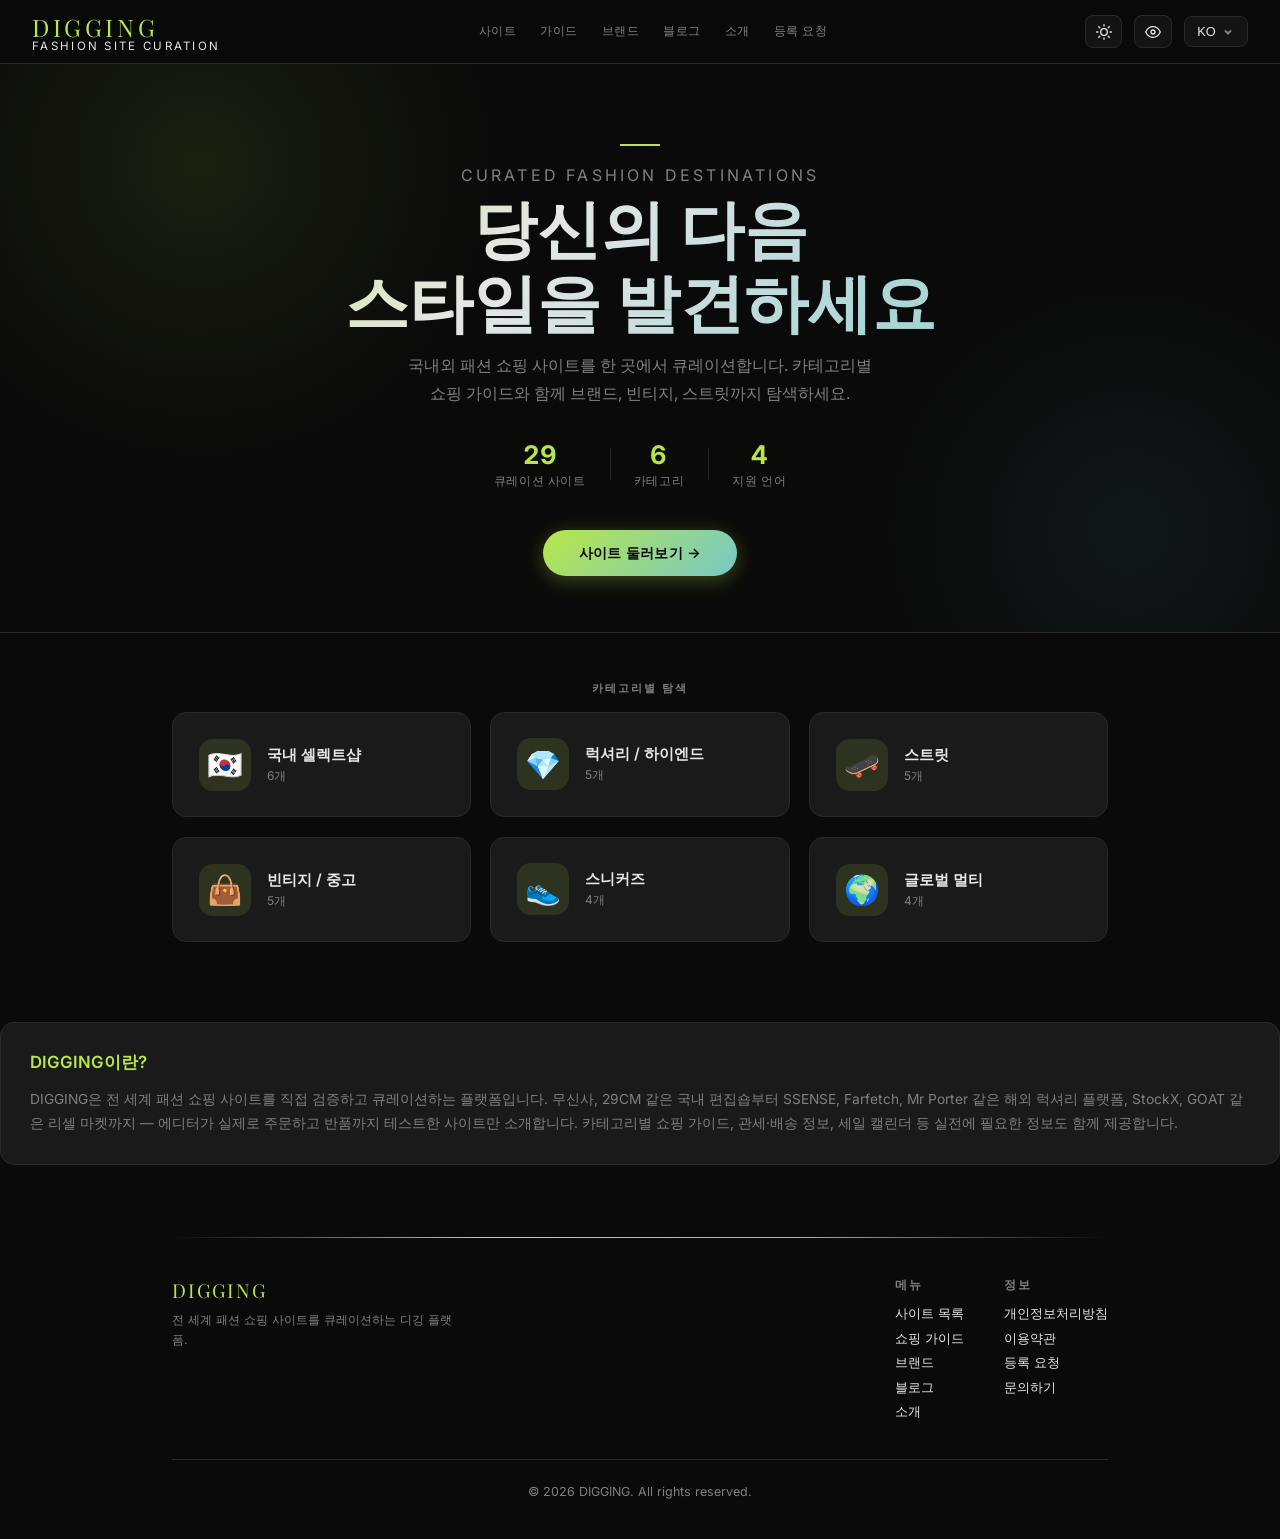
<file: index.html>
<!DOCTYPE html>
<html lang="ko">
<head>
  <meta charset="UTF-8" />
  <meta name="viewport" content="width=device-width, initial-scale=1.0" />
  <title>DIGGING — Fashion Site Curation</title>
  <meta name="description" content="Curated fashion shopping sites from around the world. Original shopping guides, expert tips, and hand-picked destinations for street, luxury, vintage, and sneakers." />
  <meta property="og:title" content="DIGGING — Fashion Site Curation" />
  <meta property="og:description" content="Curated fashion shopping sites from around the world. Original shopping guides, expert tips, and hand-picked destinations for street, luxury, vintage, and sneakers." />
  <meta property="og:type" content="website" />
  <meta property="og:url" content="https://vibe-coding-6ou.pages.dev/" />
  <meta property="og:site_name" content="DIGGING" />
  <meta property="og:locale" content="ko_KR" />
  <meta name="google-adsense-account" content="ca-pub-4004698288665198">
  <link rel="canonical" href="https://vibe-coding-6ou.pages.dev/" />
  <script async src="https://pagead2.googlesyndication.com/pagead/js/adsbygoogle.js?client=ca-pub-4004698288665198" crossorigin="anonymous"></script>
  <!-- Google tag (gtag.js) -->
  <script async src="https://www.googletagmanager.com/gtag/js?id=G-Y7PCS90ZRL"></script>
  <script>
    window.dataLayer = window.dataLayer || [];
    function gtag(){dataLayer.push(arguments);}
    gtag('js', new Date());
    gtag('config', 'G-Y7PCS90ZRL');
  </script>
  <script type="text/javascript">
    (function(c,l,a,r,i,t,y){
        c[a]=c[a]||function(){(c[a].q=c[a].q||[]).push(arguments)};
        t=l.createElement(r);t.async=1;t.src="https://www.clarity.ms/tag/"+i;
        y=l.getElementsByTagName(r)[0];y.parentNode.insertBefore(t,y);
    })(window, document, "clarity", "script", "vks9106g6o");
  </script>
  <script type="application/ld+json">
  {
    "@context": "https://schema.org",
    "@type": "WebSite",
    "name": "DIGGING",
    "url": "https://vibe-coding-6ou.pages.dev/",
    "description": "Curated fashion shopping site directory with original buying guides",
    "publisher": {
      "@type": "Organization",
      "name": "DIGGING"
    }
  }
  </script>
  <meta name="theme-color" content="#0a0a0a" />
  <link rel="preconnect" href="https://fonts.googleapis.com" />
  <link rel="preconnect" href="https://fonts.gstatic.com" crossorigin />
  <link rel="stylesheet" href="https://fonts.googleapis.com/css2?family=Inter:wght@300;400;500;600;700&family=Playfair+Display:wght@700&display=swap" />
  <link rel="icon" type="image/svg+xml" href="favicon.svg" />
  <link rel="stylesheet" href="shared.css" />
</head>
<body data-page="home">
<a href="#main" class="skip-link">Skip to content</a>

<header>
  <a href="index.html" class="logo">
    DIGGING
    <span>Fashion Site Curation</span>
  </a>
  <nav id="nav">
    <a href="sites.html">사이트</a>
    <a href="guide.html">가이드</a>
    <a href="brands.html">브랜드</a>
    <a href="blog.html">블로그</a>
    <a href="about.html">소개</a>
    <a href="submit.html">등록 요청</a>
  </nav>
  <button class="hamburger" id="hamburgerBtn" aria-label="Open menu" aria-expanded="false">
    <svg viewBox="0 0 24 24" fill="none" stroke="currentColor" stroke-width="2"><path d="M3 12h18M3 6h18M3 18h18"/></svg>
  </button>
  <div class="header-right">
    <button class="theme-btn" id="themeBtn" aria-label="Toggle theme"></button>
    <div class="vision-selector" id="visionSelector">
      <button class="vision-btn" id="visionBtn" aria-label="Color vision mode" aria-expanded="false" aria-haspopup="true">
        <svg viewBox="0 0 24 24" fill="none" stroke="currentColor" stroke-width="2" stroke-linecap="round" stroke-linejoin="round"><path d="M1 12s4-8 11-8 11 8 11 8-4 8-11 8-11-8-11-8z"/><circle cx="12" cy="12" r="3"/></svg>
      </button>
      <div class="vision-dropdown" id="visionDropdown" role="menu">
        <button class="vision-option active" role="menuitem" data-vision="normal">일반</button>
        <button class="vision-option" role="menuitem" data-vision="protanopia">적록 색약</button>
        <button class="vision-option" role="menuitem" data-vision="achromatopsia">완전 색맹</button>
      </div>
    </div>
    <div class="search-box">
      <svg width="14" height="14" viewBox="0 0 24 24" fill="none" stroke="currentColor" stroke-width="2">
        <circle cx="11" cy="11" r="8"/><path d="m21 21-4.35-4.35"/>
      </svg>
      <input type="text" id="searchInput" placeholder="사이트 검색…" aria-label="Search sites" />
    </div>
    <div class="lang-selector" id="langSelector">
      <button class="lang-btn" id="langBtn" aria-label="Select language" aria-expanded="false" aria-haspopup="true">
        <span id="langLabel">KO</span>
        <svg viewBox="0 0 12 12" fill="none" stroke="currentColor" stroke-width="2"><path d="M3 4.5l3 3 3-3"/></svg>
      </button>
      <div class="lang-dropdown" id="langDropdown" role="menu">
        <button class="lang-option active" role="menuitem" data-lang="ko">Korean</button>
        <button class="lang-option" role="menuitem" data-lang="en">English</button>
        <button class="lang-option" role="menuitem" data-lang="zh">Chinese</button>
        <button class="lang-option" role="menuitem" data-lang="ja">Japanese</button>
      </div>
    </div>
  </div>
</header>

<main id="main">
<section class="hero" id="top">
  <p class="hero-eyebrow" id="heroEyebrow">Curated Fashion Destinations</p>
  <h1 id="heroTitle">당신의 다음<br/>스타일을 발견하세요</h1>
  <p id="heroDesc">국내외 패션 쇼핑 사이트를 한 곳에서 큐레이션합니다. 카테고리별 쇼핑 가이드와 함께 브랜드, 빈티지, 스트릿까지 탐색하세요.</p>
  <div class="hero-stats">
    <div class="hero-stat"><div class="num">29</div><div class="label" id="statSites">큐레이션 사이트</div></div>
    <div class="hero-stat"><div class="num">6</div><div class="label" id="statCats">카테고리</div></div>
    <div class="hero-stat"><div class="num">4</div><div class="label" id="statLangs">지원 언어</div></div>
  </div>
  <a href="sites.html" class="hero-cta" id="heroCta">사이트 둘러보기 →</a>
</section>

<h2 class="section-label category-label" id="catLabel">카테고리별 탐색</h2>
<div id="categoryGrid" class="category-grid">
  <a class="cat-card" href="sites.html?cat=korea"><div class="cat-icon">🇰🇷</div><div><div class="cat-name">국내 셀렉트샵</div><div class="cat-count">6개</div></div><span class="cat-arrow">→</span></a>
  <a class="cat-card" href="sites.html?cat=luxury"><div class="cat-icon">💎</div><div><div class="cat-name">럭셔리 / 하이엔드</div><div class="cat-count">5개</div></div><span class="cat-arrow">→</span></a>
  <a class="cat-card" href="sites.html?cat=street"><div class="cat-icon">🛹</div><div><div class="cat-name">스트릿</div><div class="cat-count">5개</div></div><span class="cat-arrow">→</span></a>
  <a class="cat-card" href="sites.html?cat=vintage"><div class="cat-icon">👜</div><div><div class="cat-name">빈티지 / 중고</div><div class="cat-count">5개</div></div><span class="cat-arrow">→</span></a>
  <a class="cat-card" href="sites.html?cat=sneaker"><div class="cat-icon">👟</div><div><div class="cat-name">스니커즈</div><div class="cat-count">4개</div></div><span class="cat-arrow">→</span></a>
  <a class="cat-card" href="sites.html?cat=global"><div class="cat-icon">🌍</div><div><div class="cat-name">글로벌 멀티</div><div class="cat-count">4개</div></div><span class="cat-arrow">→</span></a>
</div>
<noscript>
<div class="category-grid">
  <div class="about-block"><h3>국내 편집숍</h3><p>무신사, 29CM, W Concept, 한섬 EQL, 크림(KREAM), OCO 등 국내 대표 패션 편집숍을 소개합니다. <a href="sites.html">사이트 목록 보기 →</a></p></div>
  <div class="about-block"><h3>럭셔리</h3><p>SSENSE, Mytheresa, Net-a-Porter, Farfetch, Mr Porter 등 글로벌 럭셔리 패션 플랫폼을 엄선했습니다. <a href="sites.html">사이트 목록 보기 →</a></p></div>
  <div class="about-block"><h3>스트릿</h3><p>Supreme, Palace, Dover Street Market, Kith, End Clothing 등 스트릿웨어 전문 사이트를 모았습니다. <a href="sites.html">사이트 목록 보기 →</a></p></div>
  <div class="about-block"><h3>빈티지</h3><p>Vestiaire Collective, Grailed, The RealReal, Rebag, Depop 등 빈티지·리셀 플랫폼을 소개합니다. <a href="sites.html">사이트 목록 보기 →</a></p></div>
  <div class="about-block"><h3>스니커즈</h3><p>StockX, GOAT, Sneakersnstuff, Kicks Crew 등 스니커즈 전문 플랫폼입니다. <a href="sites.html">사이트 목록 보기 →</a></p></div>
  <div class="about-block"><h3>글로벌</h3><p>ASOS, Zara, Uniqlo, H&M 등 글로벌 SPA 브랜드 공식 사이트를 포함합니다. <a href="sites.html">사이트 목록 보기 →</a></p></div>
</div>
</noscript>

<section class="about-block" id="homeAboutBlock" style="margin-top:2rem;">
  <h3 id="homeAboutTitle">DIGGING이란?</h3>
  <p id="homeAboutDesc">DIGGING은 전 세계 패션 쇼핑 사이트를 직접 검증하고 큐레이션하는 플랫폼입니다. 무신사, 29CM 같은 국내 편집숍부터 SSENSE, Farfetch, Mr Porter 같은 해외 럭셔리 플랫폼, StockX, GOAT 같은 리셀 마켓까지 — 에디터가 실제로 주문하고 반품까지 테스트한 사이트만 소개합니다. 카테고리별 쇼핑 가이드, 관세·배송 정보, 세일 캘린더 등 실전에 필요한 정보도 함께 제공합니다.</p>
</section>

<div class="ad-slot">
  <ins class="adsbygoogle" style="display:block" data-ad-client="ca-pub-4004698288665198" data-ad-slot="auto" data-ad-format="horizontal" data-full-width-responsive="true"></ins>
  <script>(adsbygoogle = window.adsbygoogle || []).push({});</script>
</div>
</main>

<footer>
  <div class="footer-top">
    <div class="footer-brand">
      <div class="f-logo">DIGGING</div>
      <p id="footerBrandDesc">전 세계 패션 쇼핑 사이트를 큐레이션하는 디깅 플랫폼.</p>
    </div>
    <div class="footer-links">
      <div class="footer-col">
        <h4 id="footerNavTitle">메뉴</h4>
        <a href="sites.html" id="footerNavSites">사이트 목록</a>
        <a href="guide.html" id="footerNavGuide">쇼핑 가이드</a>
        <a href="brands.html" id="footerNavBrands">브랜드</a>
        <a href="blog.html" id="footerNavBlog">블로그</a>
        <a href="about.html" id="footerNavAbout">소개</a>
      </div>
      <div class="footer-col">
        <h4 id="footerLegalTitle">정보</h4>
        <a href="privacy.html" id="footerPrivacy">개인정보처리방침</a>
        <a href="terms.html" id="footerTerms">이용약관</a>
        <a href="submit.html" id="footerNavSubmit">등록 요청</a>
        <a href="mailto:swesket@gmail.com" id="footerContact">문의하기</a>
      </div>
    </div>
  </div>
  <div class="footer-bottom" id="footerCopy">© 2026 DIGGING. All rights reserved.</div>
</footer>

<div class="mobile-nav" id="mobileNav" role="dialog" aria-label="Navigation menu">
  <div class="mobile-nav-panel">
    <button class="mobile-nav-close" aria-label="Close menu">&times;</button>
    <a href="index.html">Home</a>
    <a href="sites.html">Sites</a>
    <a href="guide.html">Guide</a>
    <a href="brands.html">Brands</a>
    <a href="blog.html">Blog</a>
    <a href="about.html">About</a>
    <a href="submit.html">Submit</a>
    <a href="community.html">Community</a>
  </div>
</div>

<script src="shared.js"></script>
<script>
  const catCounts = { korea: 6, luxury: 5, street: 5, vintage: 5, sneaker: 4, global: 4 };
  const catOrder = ['korea','luxury','street','vintage','sneaker','global'];

  function renderLanding() {
    const t = i18n[currentLang];
    document.getElementById('heroEyebrow').textContent = t.heroEyebrow;
    document.getElementById('heroTitle').innerHTML = t.heroTitle;
    document.getElementById('heroDesc').textContent = t.heroDesc;
    document.getElementById('statSites').textContent = t.stats.sites;
    document.getElementById('statCats').textContent = t.stats.cats;
    document.getElementById('statLangs').textContent = t.stats.langs;
    document.getElementById('heroCta').textContent = t.landing.heroCta;
    document.getElementById('catLabel').textContent = t.landing.explore;

    const grid = document.getElementById('categoryGrid');
    const frag = document.createDocumentFragment();
    catOrder.forEach((key, i) => {
      const cc = t.landing.catCards[key];
      const a = document.createElement('a');
      a.className = 'cat-card'; a.href = `sites.html?cat=${key}`;
      a.style.animationDelay = `${i * 0.06}s`;
      a.innerHTML = `<div class="cat-icon">${cc.icon}</div><div><div class="cat-name">${cc.name}</div><div class="cat-count">${catCounts[key]}${t.countSuffix}</div></div><span class="cat-arrow">→</span>`;
      frag.appendChild(a);
    });
    grid.innerHTML = '';
    grid.appendChild(frag);

    if (t.landing.homeAbout) {
      document.getElementById('homeAboutTitle').textContent = t.landing.homeAbout.title;
      document.getElementById('homeAboutDesc').textContent = t.landing.homeAbout.desc;
    }
  }

  document.addEventListener('langchange', renderLanding);
</script>
</body>
</html>
</file>
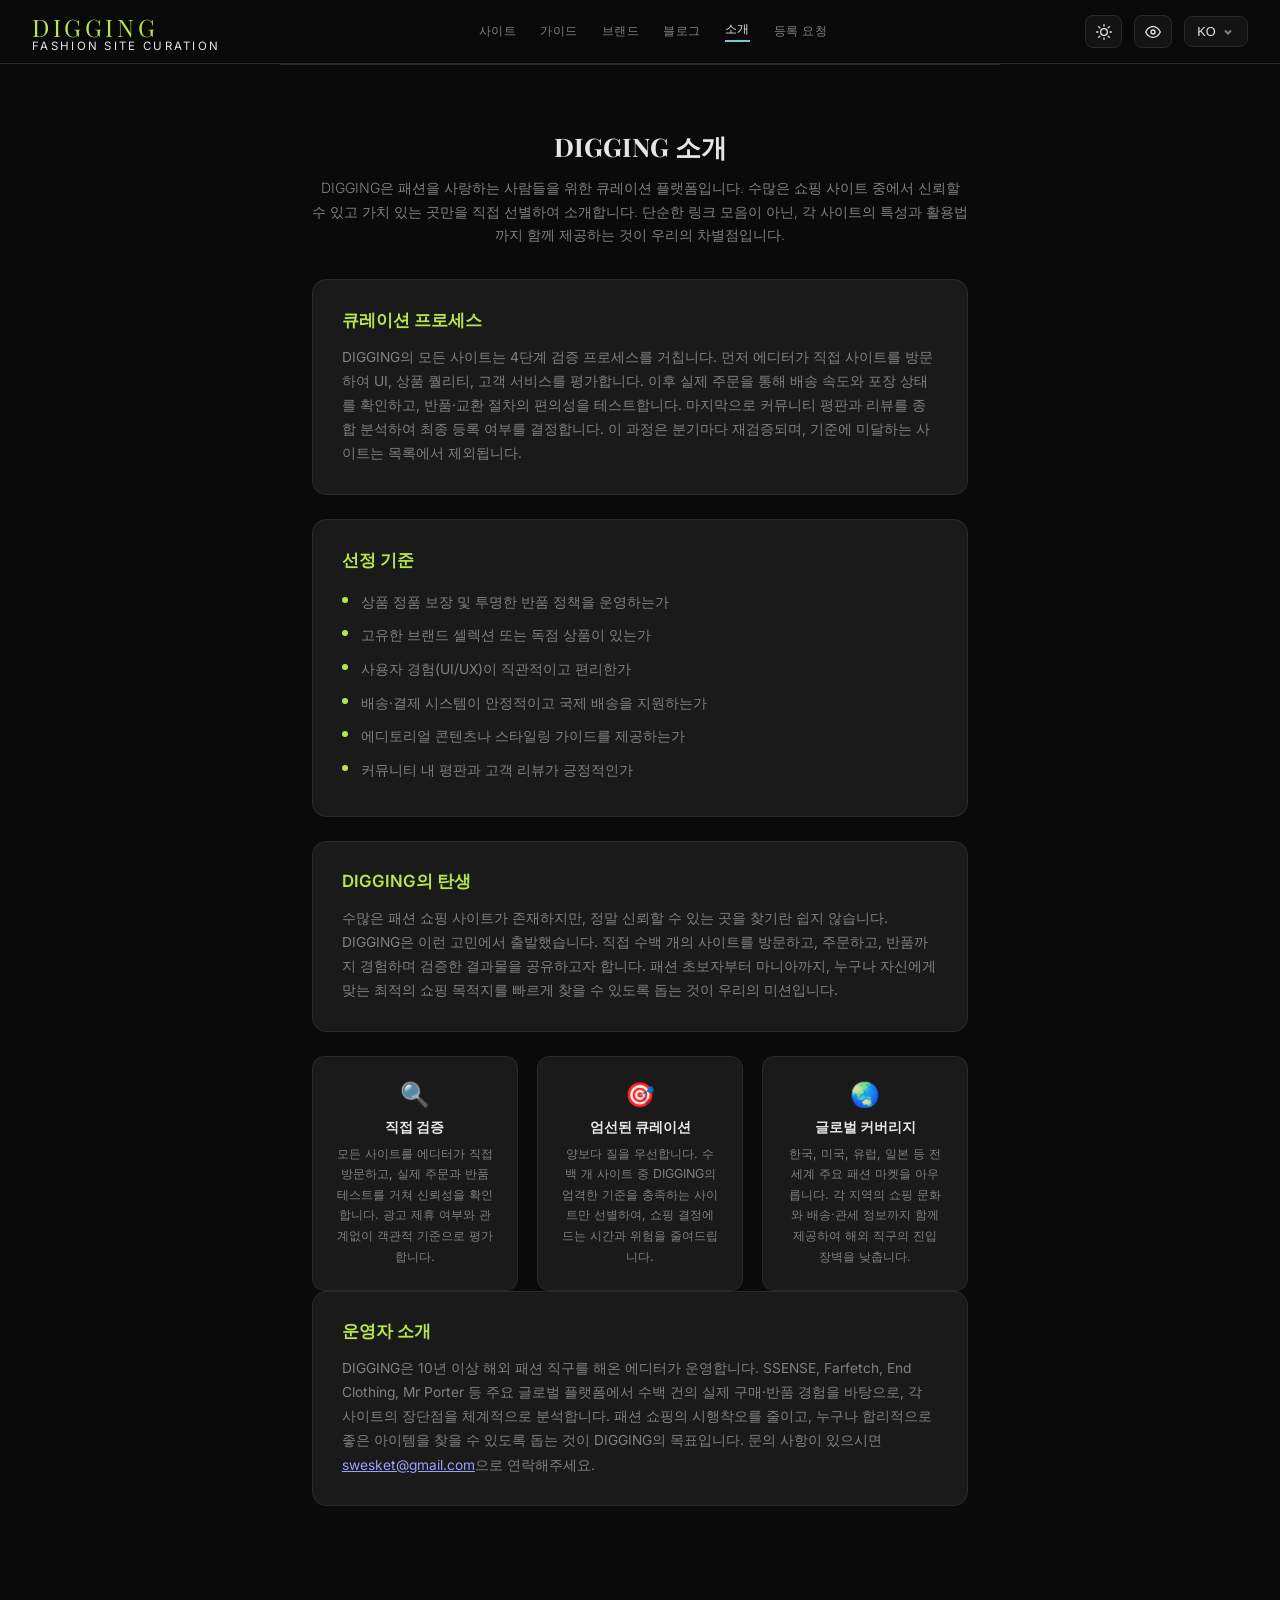
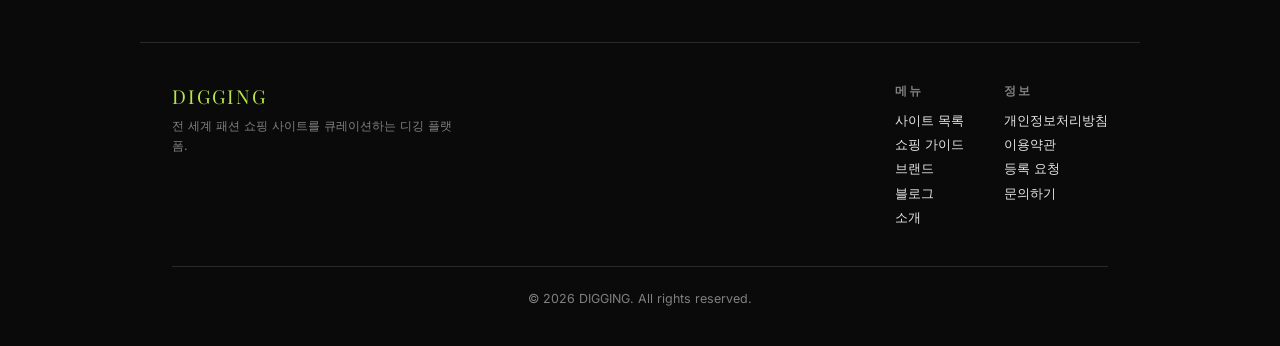
<file: about.html>
<!DOCTYPE html>
<html lang="ko">
<head>
  <meta charset="UTF-8" />
  <meta name="viewport" content="width=device-width, initial-scale=1.0" />
  <title>About — DIGGING</title>
  <meta name="description" content="About DIGGING — a curation platform for fashion lovers. Learn about our editorial verification process, selection criteria, and mission to connect you with the best fashion shopping sites worldwide." />
  <meta property="og:title" content="About — DIGGING" />
  <meta property="og:description" content="About DIGGING — a curation platform for fashion lovers. Learn about our editorial verification process, selection criteria, and mission." />
  <meta property="og:type" content="website" />
  <meta property="og:url" content="https://vibe-coding-6ou.pages.dev/about.html" />
  <meta property="og:site_name" content="DIGGING" />
  <meta property="og:locale" content="ko_KR" />
  <meta name="google-adsense-account" content="ca-pub-4004698288665198">
  <link rel="canonical" href="https://vibe-coding-6ou.pages.dev/about.html" />
  <script async src="https://pagead2.googlesyndication.com/pagead/js/adsbygoogle.js?client=ca-pub-4004698288665198" crossorigin="anonymous"></script>
  <!-- Google tag (gtag.js) -->
  <script async src="https://www.googletagmanager.com/gtag/js?id=G-Y7PCS90ZRL"></script>
  <script>
    window.dataLayer = window.dataLayer || [];
    function gtag(){dataLayer.push(arguments);}
    gtag('js', new Date());
    gtag('config', 'G-Y7PCS90ZRL');
  </script>
  <script type="text/javascript">
    (function(c,l,a,r,i,t,y){
        c[a]=c[a]||function(){(c[a].q=c[a].q||[]).push(arguments)};
        t=l.createElement(r);t.async=1;t.src="https://www.clarity.ms/tag/"+i;
        y=l.getElementsByTagName(r)[0];y.parentNode.insertBefore(t,y);
    })(window, document, "clarity", "script", "vks9106g6o");
  </script>
  <script type="application/ld+json">
  {
    "@context": "https://schema.org",
    "@type": "Organization",
    "name": "DIGGING",
    "url": "https://vibe-coding-6ou.pages.dev/",
    "description": "A curation platform for fashion lovers. We hand-pick trustworthy and valuable fashion shopping destinations with editorial verification, expert guides, and multi-language support.",
    "foundingDate": "2025",
    "knowsAbout": ["Fashion", "Online Shopping", "Streetwear", "Luxury Fashion", "Sneakers", "Vintage Fashion"],
    "sameAs": []
  }
  </script>
  <meta name="theme-color" content="#0a0a0a" />
  <link rel="preconnect" href="https://fonts.googleapis.com" />
  <link rel="preconnect" href="https://fonts.gstatic.com" crossorigin />
  <link rel="stylesheet" href="https://fonts.googleapis.com/css2?family=Inter:wght@300;400;500;600;700&family=Playfair+Display:wght@700&display=swap" />
  <link rel="icon" type="image/svg+xml" href="favicon.svg" />
  <link rel="stylesheet" href="shared.css" />
</head>
<body data-page="about">
<a href="#main" class="skip-link">Skip to content</a>

<header>
  <a href="index.html" class="logo">
    DIGGING
    <span>Fashion Site Curation</span>
  </a>
  <nav id="nav">
    <a href="sites.html">사이트</a>
    <a href="guide.html">가이드</a>
    <a href="brands.html">브랜드</a>
    <a href="blog.html">블로그</a>
    <a href="about.html" class="active">소개</a>
    <a href="submit.html">등록 요청</a>
  </nav>
  <button class="hamburger" id="hamburgerBtn" aria-label="Open menu" aria-expanded="false">
    <svg viewBox="0 0 24 24" fill="none" stroke="currentColor" stroke-width="2"><path d="M3 12h18M3 6h18M3 18h18"/></svg>
  </button>
  <div class="header-right">
    <button class="theme-btn" id="themeBtn" aria-label="Toggle theme"></button>
    <div class="vision-selector" id="visionSelector">
      <button class="vision-btn" id="visionBtn" aria-label="Color vision mode" aria-expanded="false" aria-haspopup="true">
        <svg viewBox="0 0 24 24" fill="none" stroke="currentColor" stroke-width="2" stroke-linecap="round" stroke-linejoin="round"><path d="M1 12s4-8 11-8 11 8 11 8-4 8-11 8-11-8-11-8z"/><circle cx="12" cy="12" r="3"/></svg>
      </button>
      <div class="vision-dropdown" id="visionDropdown" role="menu">
        <button class="vision-option active" role="menuitem" data-vision="normal">일반</button>
        <button class="vision-option" role="menuitem" data-vision="protanopia">적록 색약</button>
        <button class="vision-option" role="menuitem" data-vision="achromatopsia">완전 색맹</button>
      </div>
    </div>
    <div class="search-box">
      <svg width="14" height="14" viewBox="0 0 24 24" fill="none" stroke="currentColor" stroke-width="2">
        <circle cx="11" cy="11" r="8"/><path d="m21 21-4.35-4.35"/>
      </svg>
      <input type="text" id="searchInput" placeholder="사이트 검색…" aria-label="Search sites" />
    </div>
    <div class="lang-selector" id="langSelector">
      <button class="lang-btn" id="langBtn" aria-label="Select language" aria-expanded="false" aria-haspopup="true">
        <span id="langLabel">KO</span>
        <svg viewBox="0 0 12 12" fill="none" stroke="currentColor" stroke-width="2"><path d="M3 4.5l3 3 3-3"/></svg>
      </button>
      <div class="lang-dropdown" id="langDropdown" role="menu">
        <button class="lang-option active" role="menuitem" data-lang="ko">Korean</button>
        <button class="lang-option" role="menuitem" data-lang="en">English</button>
        <button class="lang-option" role="menuitem" data-lang="zh">Chinese</button>
        <button class="lang-option" role="menuitem" data-lang="ja">Japanese</button>
      </div>
    </div>
  </div>
</header>

<main id="main">
<section class="about-section">
  <h2 id="aboutTitle">DIGGING 소개</h2>
  <p class="sub" id="aboutDesc">DIGGING은 패션을 사랑하는 사람들을 위한 큐레이션 플랫폼입니다. 수많은 쇼핑 사이트 중에서 신뢰할 수 있고 가치 있는 곳만을 직접 선별하여 소개합니다. 단순한 링크 모음이 아닌, 각 사이트의 특성과 활용법까지 함께 제공하는 것이 우리의 차별점입니다.</p>
  <div class="about-block" id="aboutMethodology">
    <h3 id="methodologyTitle">큐레이션 프로세스</h3>
    <p id="methodologyDesc">DIGGING의 모든 사이트는 4단계 검증 프로세스를 거칩니다. 먼저 에디터가 직접 사이트를 방문하여 UI, 상품 퀄리티, 고객 서비스를 평가합니다. 이후 실제 주문을 통해 배송 속도와 포장 상태를 확인하고, 반품·교환 절차의 편의성을 테스트합니다. 마지막으로 커뮤니티 평판과 리뷰를 종합 분석하여 최종 등록 여부를 결정합니다. 이 과정은 분기마다 재검증되며, 기준에 미달하는 사이트는 목록에서 제외됩니다.</p>
  </div>
  <div class="about-block" id="aboutCriteria">
    <h3 id="criteriaTitle">선정 기준</h3>
    <ul id="criteriaList">
      <li>상품 정품 보장 및 투명한 반품 정책을 운영하는가</li>
      <li>고유한 브랜드 셀렉션 또는 독점 상품이 있는가</li>
      <li>사용자 경험(UI/UX)이 직관적이고 편리한가</li>
      <li>배송·결제 시스템이 안정적이고 국제 배송을 지원하는가</li>
      <li>에디토리얼 콘텐츠나 스타일링 가이드를 제공하는가</li>
      <li>커뮤니티 내 평판과 고객 리뷰가 긍정적인가</li>
    </ul>
  </div>
  <div class="about-block" id="aboutStory">
    <h3 id="storyTitle">DIGGING의 탄생</h3>
    <p id="storyDesc">수많은 패션 쇼핑 사이트가 존재하지만, 정말 신뢰할 수 있는 곳을 찾기란 쉽지 않습니다. DIGGING은 이런 고민에서 출발했습니다. 직접 수백 개의 사이트를 방문하고, 주문하고, 반품까지 경험하며 검증한 결과물을 공유하고자 합니다. 패션 초보자부터 마니아까지, 누구나 자신에게 맞는 최적의 쇼핑 목적지를 빠르게 찾을 수 있도록 돕는 것이 우리의 미션입니다.</p>
  </div>
  <div class="about-values" id="aboutValues">
    <div class="about-value"><div class="icon">🔍</div><h4>직접 검증</h4><p>모든 사이트를 에디터가 직접 방문하고, 실제 주문과 반품 테스트를 거쳐 신뢰성을 확인합니다. 광고 제휴 여부와 관계없이 객관적 기준으로 평가합니다.</p></div>
    <div class="about-value"><div class="icon">🎯</div><h4>엄선된 큐레이션</h4><p>양보다 질을 우선합니다. 수백 개 사이트 중 DIGGING의 엄격한 기준을 충족하는 사이트만 선별하여, 쇼핑 결정에 드는 시간과 위험을 줄여드립니다.</p></div>
    <div class="about-value"><div class="icon">🌏</div><h4>글로벌 커버리지</h4><p>한국, 미국, 유럽, 일본 등 전 세계 주요 패션 마켓을 아우릅니다. 각 지역의 쇼핑 문화와 배송·관세 정보까지 함께 제공하여 해외 직구의 진입 장벽을 낮춥니다.</p></div>
  </div>

  <div class="about-block" id="aboutEditor">
    <h3 id="editorTitle">운영자 소개</h3>
    <p id="editorDesc">DIGGING은 10년 이상 해외 패션 직구를 해온 에디터가 운영합니다. SSENSE, Farfetch, End Clothing, Mr Porter 등 주요 글로벌 플랫폼에서 수백 건의 실제 구매·반품 경험을 바탕으로, 각 사이트의 장단점을 체계적으로 분석합니다. 패션 쇼핑의 시행착오를 줄이고, 누구나 합리적으로 좋은 아이템을 찾을 수 있도록 돕는 것이 DIGGING의 목표입니다. 문의 사항이 있으시면 <a href="mailto:swesket@gmail.com">swesket@gmail.com</a>으로 연락해주세요.</p>
  </div>

</section>

<noscript>
<div class="about-block">
  <h3>선정 기준</h3>
  <ul>
    <li>상품 정품 보장 및 투명한 반품 정책을 운영하는가</li>
    <li>고유한 브랜드 셀렉션 또는 독점 상품이 있는가</li>
    <li>사용자 경험(UI/UX)이 직관적이고 편리한가</li>
    <li>배송·결제 시스템이 안정적이고 국제 배송을 지원하는가</li>
    <li>에디토리얼 콘텐츠나 스타일링 가이드를 제공하는가</li>
    <li>커뮤니티 내 평판과 고객 리뷰가 긍정적인가</li>
  </ul>
  <h3>핵심 가치</h3>
  <ul>
    <li><strong>직접 검증</strong> — 모든 사이트를 에디터가 직접 방문하고, 실제 주문과 반품 테스트를 거쳐 신뢰성을 확인합니다.</li>
    <li><strong>엄선된 큐레이션</strong> — 수백 개 사이트 중 엄격한 기준을 충족하는 사이트만 선별합니다.</li>
    <li><strong>글로벌 커버리지</strong> — 한국, 미국, 유럽, 일본 등 전 세계 주요 패션 마켓을 아우릅니다.</li>
  </ul>
  <h3>운영자 소개</h3>
  <p>DIGGING은 10년 이상 해외 패션 직구를 해온 에디터가 운영합니다. 주요 글로벌 플랫폼에서 수백 건의 실제 구매·반품 경험을 바탕으로 각 사이트의 장단점을 분석합니다. 문의: <a href="mailto:swesket@gmail.com">swesket@gmail.com</a></p>
</div>
</noscript>

<div class="ad-slot">
  <ins class="adsbygoogle" style="display:block" data-ad-client="ca-pub-4004698288665198" data-ad-slot="auto" data-ad-format="horizontal" data-full-width-responsive="true"></ins>
  <script>(adsbygoogle = window.adsbygoogle || []).push({});</script>
</div>
</main>

<footer>
  <div class="footer-top">
    <div class="footer-brand">
      <div class="f-logo">DIGGING</div>
      <p id="footerBrandDesc">전 세계 패션 쇼핑 사이트를 큐레이션하는 디깅 플랫폼.</p>
    </div>
    <div class="footer-links">
      <div class="footer-col">
        <h4 id="footerNavTitle">메뉴</h4>
        <a href="sites.html" id="footerNavSites">사이트 목록</a>
        <a href="guide.html" id="footerNavGuide">쇼핑 가이드</a>
        <a href="brands.html" id="footerNavBrands">브랜드</a>
        <a href="blog.html" id="footerNavBlog">블로그</a>
        <a href="about.html" id="footerNavAbout">소개</a>
      </div>
      <div class="footer-col">
        <h4 id="footerLegalTitle">정보</h4>
        <a href="privacy.html" id="footerPrivacy">개인정보처리방침</a>
        <a href="terms.html" id="footerTerms">이용약관</a>
        <a href="submit.html" id="footerNavSubmit">등록 요청</a>
        <a href="mailto:swesket@gmail.com" id="footerContact">문의하기</a>
      </div>
    </div>
  </div>
  <div class="footer-bottom" id="footerCopy">© 2026 DIGGING. All rights reserved.</div>
</footer>

<div class="mobile-nav" id="mobileNav" role="dialog" aria-label="Navigation menu">
  <div class="mobile-nav-panel">
    <button class="mobile-nav-close" aria-label="Close menu">&times;</button>
    <a href="index.html">Home</a>
    <a href="sites.html">Sites</a>
    <a href="guide.html">Guide</a>
    <a href="brands.html">Brands</a>
    <a href="blog.html">Blog</a>
    <a href="about.html">About</a>
    <a href="submit.html">Submit</a>
    <a href="community.html">Community</a>
  </div>
</div>

<script src="shared.js"></script>
<script>
  function renderAbout() {
    const t = i18n[currentLang];
    document.getElementById('aboutTitle').textContent = t.about.title;
    document.getElementById('aboutDesc').textContent = t.about.desc;

    // Methodology
    document.getElementById('methodologyTitle').textContent = t.about.methodology.title;
    document.getElementById('methodologyDesc').textContent = t.about.methodology.desc;

    // Criteria
    document.getElementById('criteriaTitle').textContent = t.about.criteria.title;
    const cl = document.getElementById('criteriaList');
    const clFrag = document.createDocumentFragment();
    t.about.criteria.items.forEach(item => {
      const li = document.createElement('li');
      li.textContent = item;
      clFrag.appendChild(li);
    });
    cl.innerHTML = '';
    cl.appendChild(clFrag);

    // Story
    document.getElementById('storyTitle').textContent = t.about.story.title;
    document.getElementById('storyDesc').textContent = t.about.story.desc;

    // Values
    const av = document.getElementById('aboutValues');
    const avFrag = document.createDocumentFragment();
    t.about.values.forEach(v => {
      const d = document.createElement('div'); d.className = 'about-value';
      d.innerHTML = `<div class="icon">${v.icon}</div><h4>${v.title}</h4><p>${v.desc}</p>`;
      avFrag.appendChild(d);
    });
    av.innerHTML = '';
    av.appendChild(avFrag);

    // Editor
    if (t.about.editor) {
      document.getElementById('editorTitle').textContent = t.about.editor.title;
      document.getElementById('editorDesc').innerHTML = t.about.editor.desc;
    }
  }

  document.addEventListener('langchange', renderAbout);
</script>
</body>
</html>
</file>
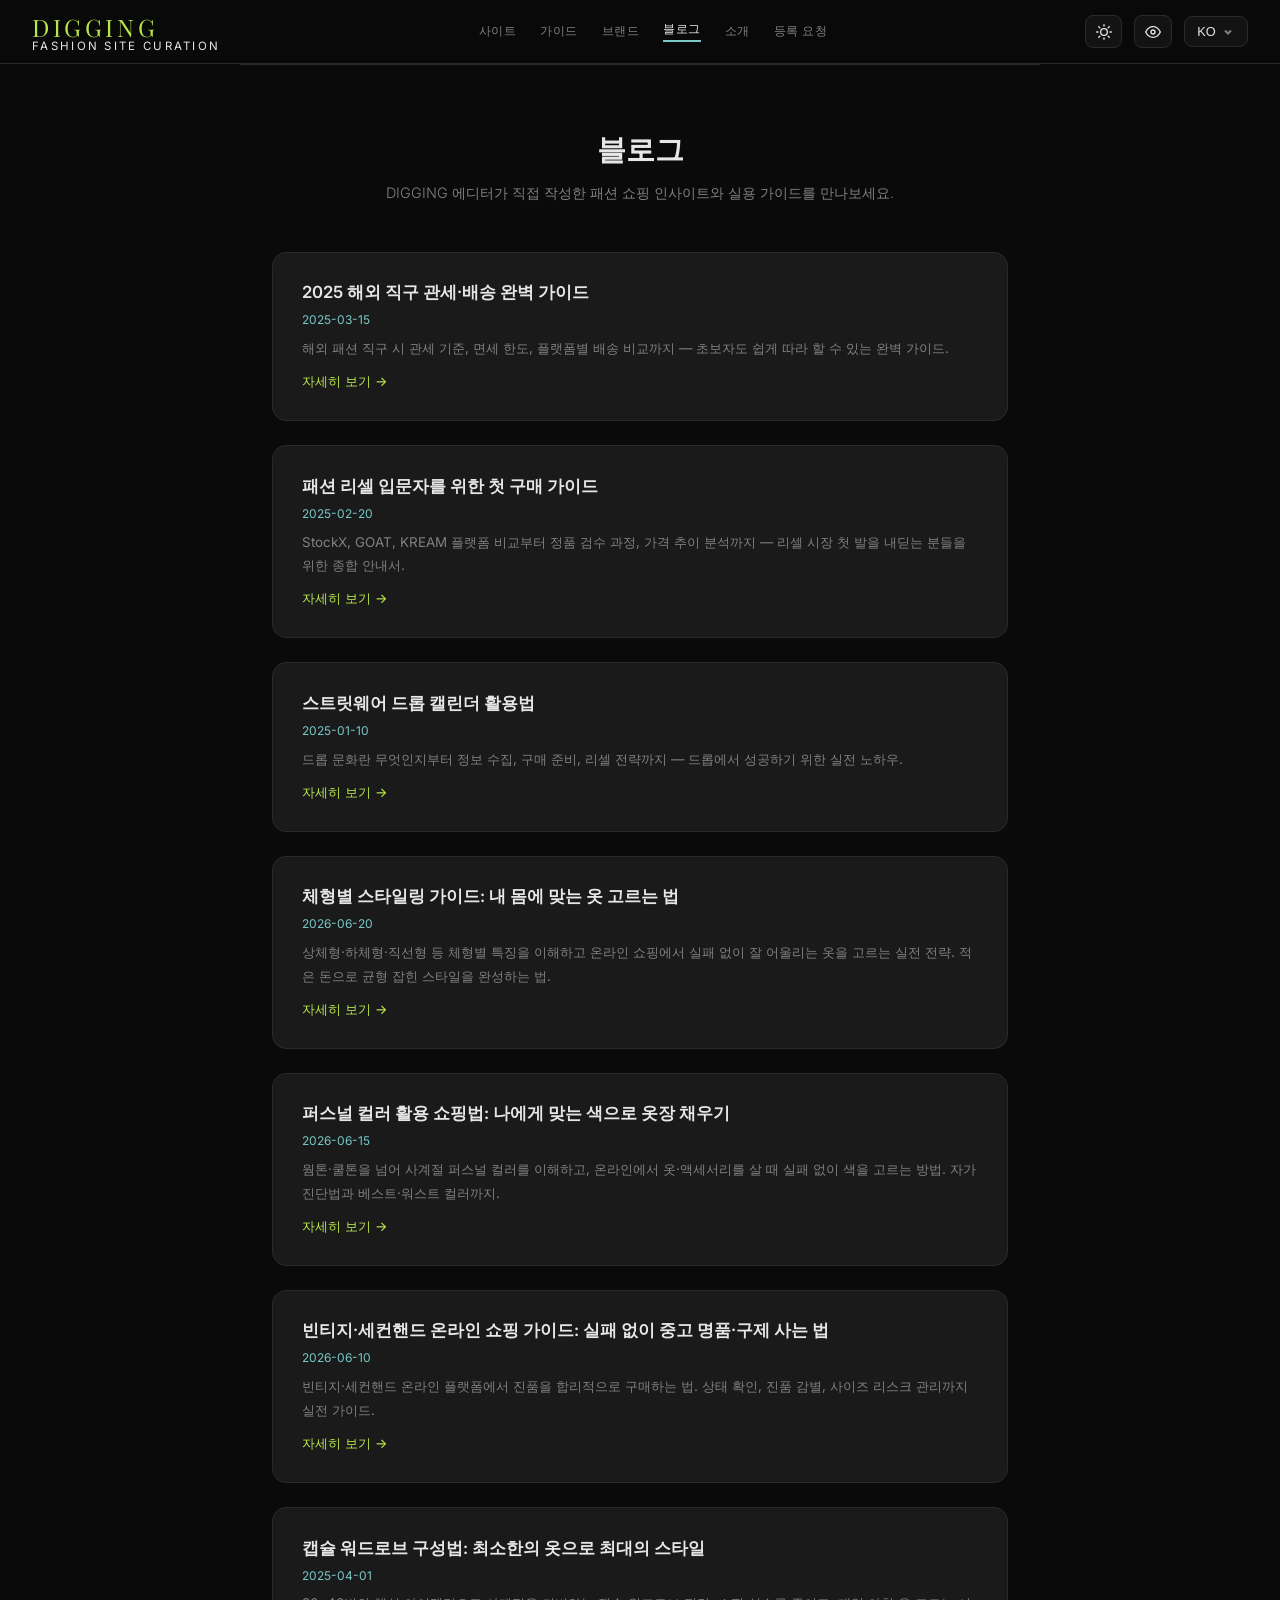
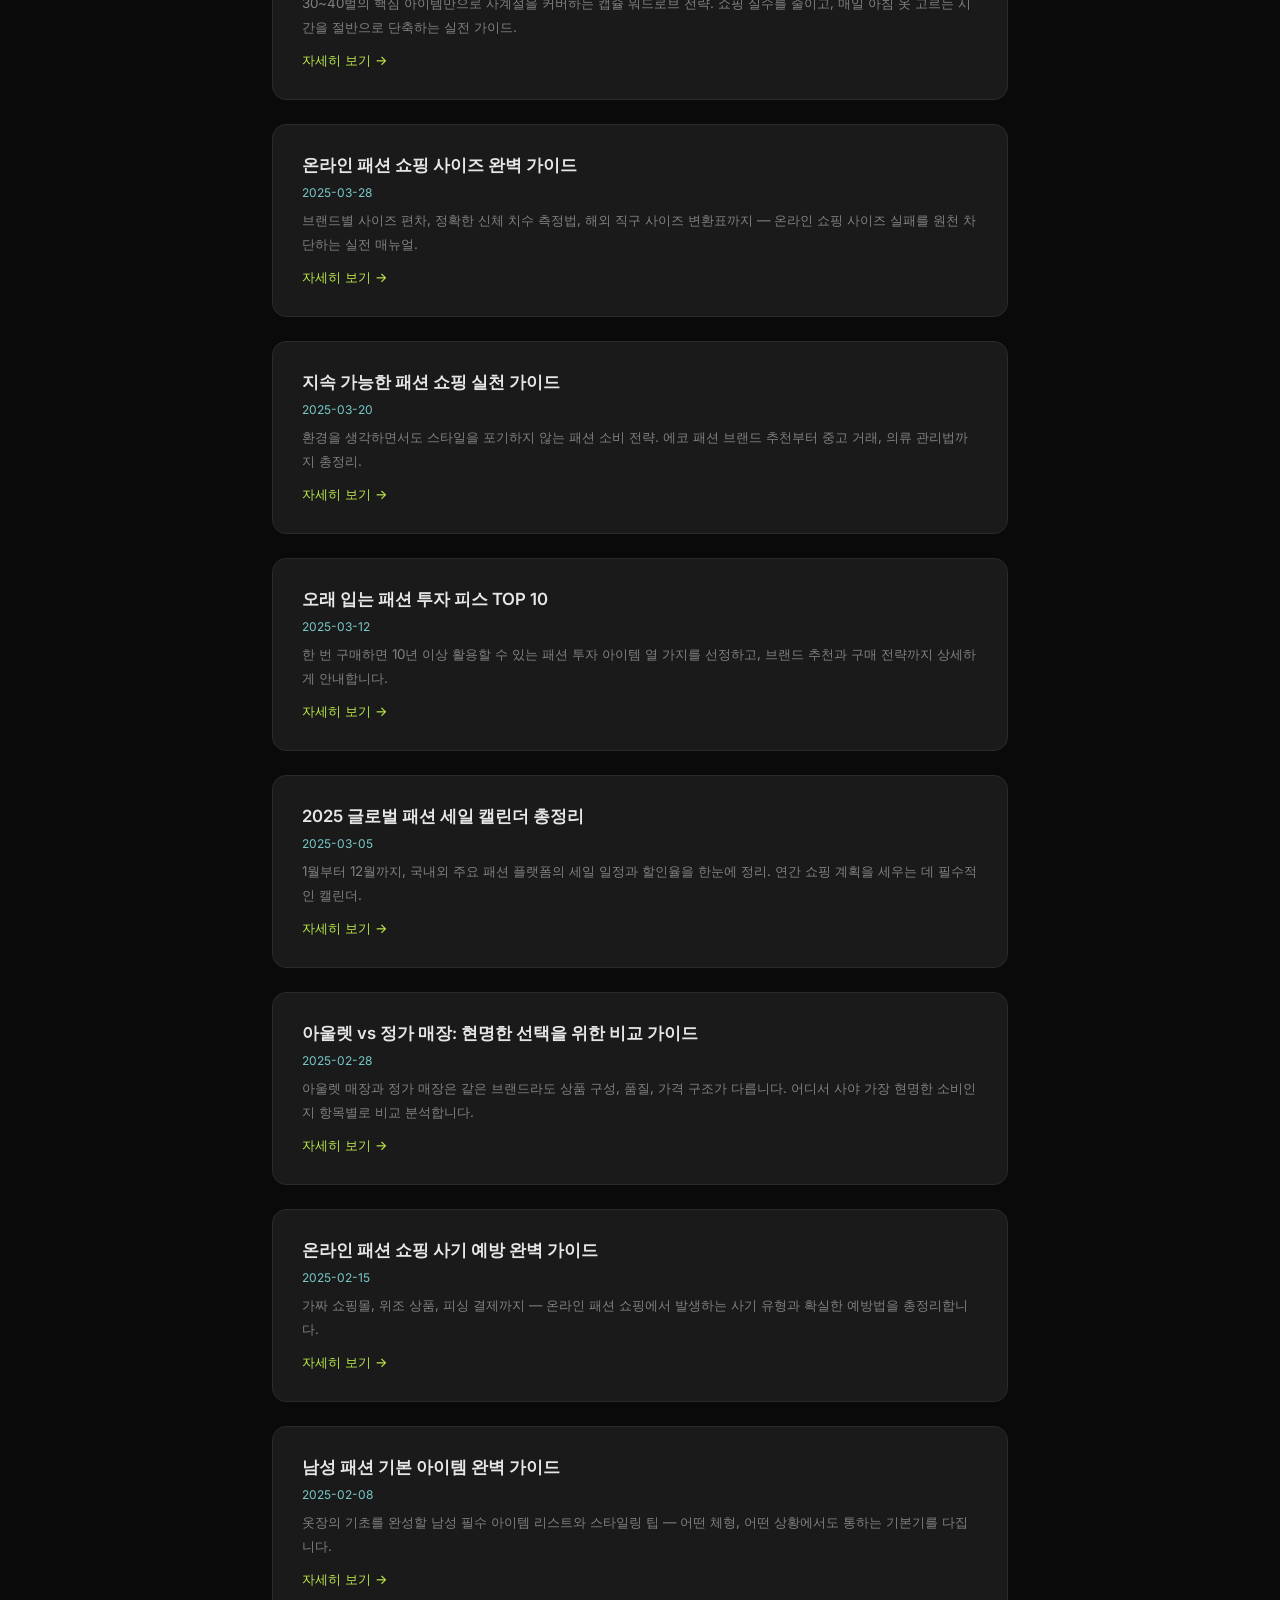
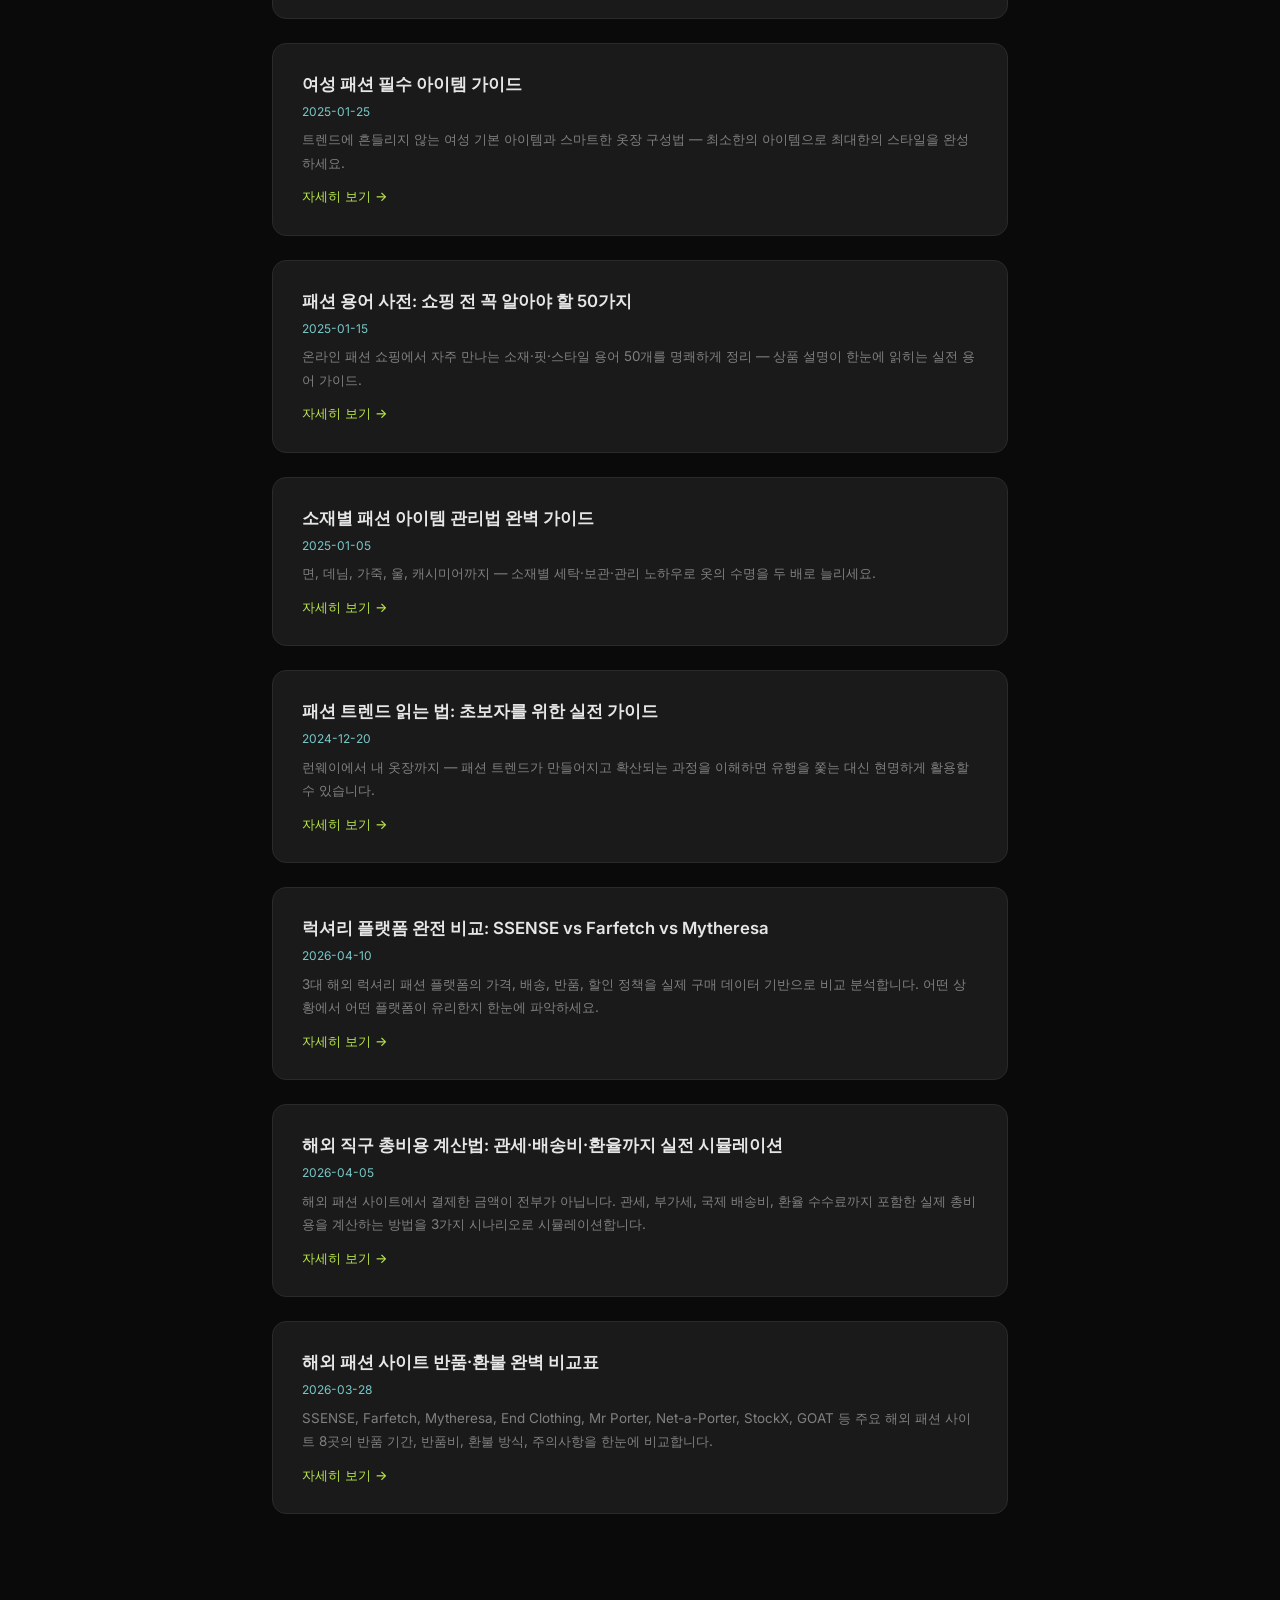
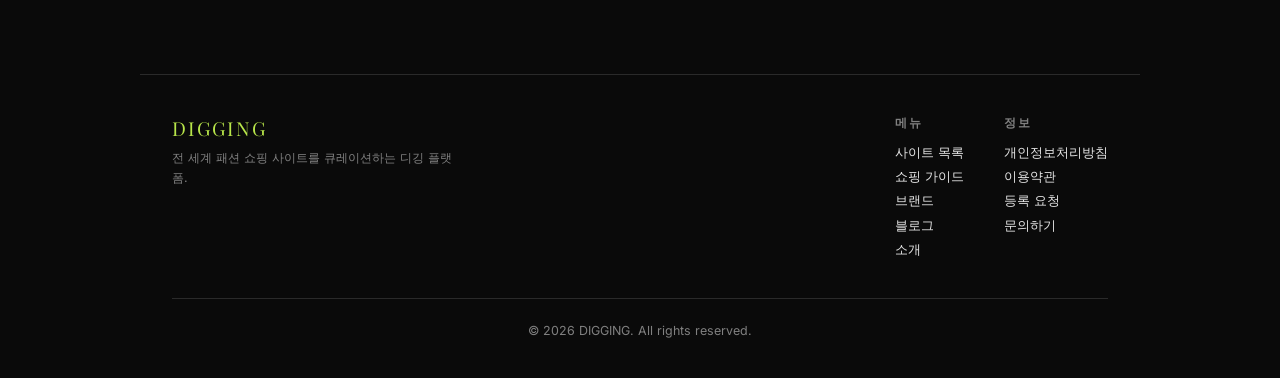
<file: blog.html>
<!DOCTYPE html>
<html lang="ko">
<head>
  <meta charset="UTF-8" />
  <meta name="viewport" content="width=device-width, initial-scale=1.0" />
  <title>Blog — DIGGING</title>
  <meta name="description" content="DIGGING editors share 15+ original fashion shopping guides — capsule wardrobes, sizing tips, sale calendars, sustainable fashion, investment pieces, trend reading, and more." />
  <meta property="og:title" content="Blog — DIGGING" />
  <meta property="og:description" content="DIGGING editors share 15+ original fashion shopping guides — capsule wardrobes, sizing tips, sale calendars, sustainable fashion, investment pieces, and more." />
  <meta property="og:type" content="website" />
  <meta property="og:url" content="https://vibe-coding-6ou.pages.dev/blog.html" />
  <meta property="og:site_name" content="DIGGING" />
  <meta property="og:locale" content="ko_KR" />
  <meta name="google-adsense-account" content="ca-pub-4004698288665198">
  <link rel="canonical" href="https://vibe-coding-6ou.pages.dev/blog.html" />
  <script async src="https://pagead2.googlesyndication.com/pagead/js/adsbygoogle.js?client=ca-pub-4004698288665198" crossorigin="anonymous"></script>
  <!-- Google tag (gtag.js) -->
  <script async src="https://www.googletagmanager.com/gtag/js?id=G-Y7PCS90ZRL"></script>
  <script>
    window.dataLayer = window.dataLayer || [];
    function gtag(){dataLayer.push(arguments);}
    gtag('js', new Date());
    gtag('config', 'G-Y7PCS90ZRL');
  </script>
  <script type="text/javascript">
    (function(c,l,a,r,i,t,y){
        c[a]=c[a]||function(){(c[a].q=c[a].q||[]).push(arguments)};
        t=l.createElement(r);t.async=1;t.src="https://www.clarity.ms/tag/"+i;
        y=l.getElementsByTagName(r)[0];y.parentNode.insertBefore(t,y);
    })(window, document, "clarity", "script", "vks9106g6o");
  </script>
  <script type="application/ld+json">
  {
    "@context": "https://schema.org",
    "@type": "Blog",
    "name": "DIGGING Blog",
    "description": "Original fashion shopping guides and insights by DIGGING editors",
    "url": "https://vibe-coding-6ou.pages.dev/blog.html",
    "publisher": {
      "@type": "Organization",
      "name": "DIGGING"
    },
    "blogPost": [
      {
        "@type": "BlogPosting",
        "headline": "How to Build a Capsule Wardrobe: Maximum Style with Minimal Clothing",
        "datePublished": "2025-04-01",
        "author": { "@type": "Organization", "name": "DIGGING" },
        "url": "https://vibe-coding-6ou.pages.dev/blog.html#capsule-wardrobe"
      },
      {
        "@type": "BlogPosting",
        "headline": "The Complete Online Fashion Shopping Size Guide",
        "datePublished": "2025-03-28",
        "author": { "@type": "Organization", "name": "DIGGING" },
        "url": "https://vibe-coding-6ou.pages.dev/blog.html#size-guide"
      },
      {
        "@type": "BlogPosting",
        "headline": "A Practical Guide to Sustainable Fashion Shopping",
        "datePublished": "2025-03-20",
        "author": { "@type": "Organization", "name": "DIGGING" },
        "url": "https://vibe-coding-6ou.pages.dev/blog.html#sustainable-fashion"
      },
      {
        "@type": "BlogPosting",
        "headline": "2025 Complete Guide to International Shopping: Customs & Shipping",
        "datePublished": "2025-03-15",
        "author": { "@type": "Organization", "name": "DIGGING" },
        "url": "https://vibe-coding-6ou.pages.dev/blog.html#customs-shipping"
      },
      {
        "@type": "BlogPosting",
        "headline": "Top 10 Fashion Investment Pieces Built to Last",
        "datePublished": "2025-03-12",
        "author": { "@type": "Organization", "name": "DIGGING" },
        "url": "https://vibe-coding-6ou.pages.dev/blog.html#investment-pieces"
      },
      {
        "@type": "BlogPosting",
        "headline": "2025 Global Fashion Sale Calendar: The Complete Guide",
        "datePublished": "2025-03-05",
        "author": { "@type": "Organization", "name": "DIGGING" },
        "url": "https://vibe-coding-6ou.pages.dev/blog.html#sale-calendar"
      },
      {
        "@type": "BlogPosting",
        "headline": "Outlet vs. Full-Price Retail: A Smart Shopper's Comparison Guide",
        "datePublished": "2025-02-28",
        "author": { "@type": "Organization", "name": "DIGGING" },
        "url": "https://vibe-coding-6ou.pages.dev/blog.html#brand-outlet-vs-retail"
      },
      {
        "@type": "BlogPosting",
        "headline": "First-Time Buyer's Guide to Fashion Resale",
        "datePublished": "2025-02-20",
        "author": { "@type": "Organization", "name": "DIGGING" },
        "url": "https://vibe-coding-6ou.pages.dev/blog.html#resale-beginners"
      },
      {
        "@type": "BlogPosting",
        "headline": "The Complete Guide to Preventing Online Fashion Shopping Scams",
        "datePublished": "2025-02-15",
        "author": { "@type": "Organization", "name": "DIGGING" },
        "url": "https://vibe-coding-6ou.pages.dev/blog.html#fraud-prevention"
      },
      {
        "@type": "BlogPosting",
        "headline": "The Complete Guide to Men's Fashion Essentials",
        "datePublished": "2025-02-08",
        "author": { "@type": "Organization", "name": "DIGGING" },
        "url": "https://vibe-coding-6ou.pages.dev/blog.html#mens-basics"
      },
      {
        "@type": "BlogPosting",
        "headline": "The Essential Guide to Women's Fashion Basics",
        "datePublished": "2025-01-25",
        "author": { "@type": "Organization", "name": "DIGGING" },
        "url": "https://vibe-coding-6ou.pages.dev/blog.html#womens-basics"
      },
      {
        "@type": "BlogPosting",
        "headline": "Fashion Glossary: 50 Terms You Should Know Before Shopping",
        "datePublished": "2025-01-15",
        "author": { "@type": "Organization", "name": "DIGGING" },
        "url": "https://vibe-coding-6ou.pages.dev/blog.html#fashion-terms"
      },
      {
        "@type": "BlogPosting",
        "headline": "How to Use Streetwear Drop Calendars Like a Pro",
        "datePublished": "2025-01-10",
        "author": { "@type": "Organization", "name": "DIGGING" },
        "url": "https://vibe-coding-6ou.pages.dev/blog.html#drop-calendar"
      },
      {
        "@type": "BlogPosting",
        "headline": "The Complete Guide to Caring for Fashion Items by Fabric Type",
        "datePublished": "2025-01-05",
        "author": { "@type": "Organization", "name": "DIGGING" },
        "url": "https://vibe-coding-6ou.pages.dev/blog.html#care-guide"
      },
      {
        "@type": "BlogPosting",
        "headline": "How to Read Fashion Trends: A Practical Guide for Beginners",
        "datePublished": "2024-12-20",
        "author": { "@type": "Organization", "name": "DIGGING" },
        "url": "https://vibe-coding-6ou.pages.dev/blog.html#trend-reading"
      }
    ]
  }
  </script>
  <meta name="theme-color" content="#0a0a0a" />
  <link rel="preconnect" href="https://fonts.googleapis.com" />
  <link rel="preconnect" href="https://fonts.gstatic.com" crossorigin />
  <link rel="stylesheet" href="https://fonts.googleapis.com/css2?family=Inter:wght@300;400;500;600;700&family=Playfair+Display:wght@700&display=swap" />
  <link rel="icon" type="image/svg+xml" href="favicon.svg" />
  <link rel="stylesheet" href="shared.css" />
</head>
<body data-page="blog">
<a href="#main" class="skip-link">Skip to content</a>

<header>
  <a href="index.html" class="logo">
    DIGGING
    <span>Fashion Site Curation</span>
  </a>
  <nav id="nav">
    <a href="sites.html">사이트</a>
    <a href="guide.html">가이드</a>
    <a href="brands.html">브랜드</a>
    <a href="blog.html" class="active">블로그</a>
    <a href="about.html">소개</a>
    <a href="submit.html">등록 요청</a>
  </nav>
  <button class="hamburger" id="hamburgerBtn" aria-label="Open menu" aria-expanded="false">
    <svg viewBox="0 0 24 24" fill="none" stroke="currentColor" stroke-width="2"><path d="M3 12h18M3 6h18M3 18h18"/></svg>
  </button>
  <div class="header-right">
    <button class="theme-btn" id="themeBtn" aria-label="Toggle theme"></button>
    <div class="vision-selector" id="visionSelector">
      <button class="vision-btn" id="visionBtn" aria-label="Color vision mode" aria-expanded="false" aria-haspopup="true">
        <svg viewBox="0 0 24 24" fill="none" stroke="currentColor" stroke-width="2" stroke-linecap="round" stroke-linejoin="round"><path d="M1 12s4-8 11-8 11 8 11 8-4 8-11 8-11-8-11-8z"/><circle cx="12" cy="12" r="3"/></svg>
      </button>
      <div class="vision-dropdown" id="visionDropdown" role="menu">
        <button class="vision-option active" role="menuitem" data-vision="normal">일반</button>
        <button class="vision-option" role="menuitem" data-vision="protanopia">적록 색약</button>
        <button class="vision-option" role="menuitem" data-vision="achromatopsia">완전 색맹</button>
      </div>
    </div>
    <div class="search-box">
      <svg width="14" height="14" viewBox="0 0 24 24" fill="none" stroke="currentColor" stroke-width="2">
        <circle cx="11" cy="11" r="8"/><path d="m21 21-4.35-4.35"/>
      </svg>
      <input type="text" id="searchInput" placeholder="사이트 검색…" aria-label="Search sites" />
    </div>
    <div class="lang-selector" id="langSelector">
      <button class="lang-btn" id="langBtn" aria-label="Select language" aria-expanded="false" aria-haspopup="true">
        <span id="langLabel">KO</span>
        <svg viewBox="0 0 12 12" fill="none" stroke="currentColor" stroke-width="2"><path d="M3 4.5l3 3 3-3"/></svg>
      </button>
      <div class="lang-dropdown" id="langDropdown" role="menu">
        <button class="lang-option active" role="menuitem" data-lang="ko">Korean</button>
        <button class="lang-option" role="menuitem" data-lang="en">English</button>
        <button class="lang-option" role="menuitem" data-lang="zh">Chinese</button>
        <button class="lang-option" role="menuitem" data-lang="ja">Japanese</button>
      </div>
    </div>
  </div>
</header>

<main id="main">
<section class="blog-section">
  <h2 id="blogTitle">블로그</h2>
  <p class="sub" id="blogDesc">DIGGING 에디터가 직접 작성한 패션 쇼핑 인사이트와 실용 가이드를 만나보세요.</p>
  <div id="blogCardList" class="blog-grid"></div>
  <div id="blogArticles"></div>

  <noscript>
  <div class="blog-grid">
    <div class="blog-card"><h3>체형별 스타일링 가이드: 내 몸에 맞는 옷 고르는 법</h3><div class="blog-date">2026-06-20</div><p>상체형·하체형·직선형 등 체형별 특징을 이해하고 온라인 쇼핑에서 실패 없이 잘 어울리는 옷을 고르는 실전 전략. 적은 돈으로 균형 잡힌 스타일을 완성하는 법.</p></div>
    <div class="blog-card"><h3>퍼스널 컬러 활용 쇼핑법: 나에게 맞는 색으로 옷장 채우기</h3><div class="blog-date">2026-06-15</div><p>웜톤·쿨톤을 넘어 사계절 퍼스널 컬러를 이해하고, 온라인에서 옷·액세서리를 살 때 실패 없이 색을 고르는 방법. 자가 진단법과 베스트·워스트 컬러까지.</p></div>
    <div class="blog-card"><h3>빈티지·세컨핸드 온라인 쇼핑 가이드: 실패 없이 중고 명품·구제 사는 법</h3><div class="blog-date">2026-06-10</div><p>빈티지·세컨핸드 온라인 플랫폼에서 진품을 합리적으로 구매하는 법. 상태 확인, 진품 감별, 사이즈 리스크 관리까지 실전 가이드.</p></div>
    <div class="blog-card"><h3>캡슐 워드로브 구성법: 최소한의 옷으로 최대의 스타일</h3><div class="blog-date">2025-04-01</div><p>30~40벌의 핵심 아이템만으로 사계절을 커버하는 캡슐 워드로브 전략. 쇼핑 실수를 줄이고, 매일 아침 옷 고르는 시간을 절반으로 단축하는 실전 가이드.</p></div>
    <div class="blog-card"><h3>온라인 패션 쇼핑 사이즈 완벽 가이드</h3><div class="blog-date">2025-03-28</div><p>브랜드별 사이즈 편차, 정확한 신체 치수 측정법, 해외 직구 사이즈 변환표까지 — 온라인 쇼핑 사이즈 실패를 원천 차단하는 실전 매뉴얼.</p></div>
    <div class="blog-card"><h3>지속 가능한 패션 쇼핑 실천 가이드</h3><div class="blog-date">2025-03-20</div><p>환경을 생각하면서도 스타일을 포기하지 않는 패션 소비 전략. 에코 패션 브랜드 추천부터 중고 거래, 의류 관리법까지 총정리.</p></div>
    <div class="blog-card"><h3>2025 해외 직구 관세·배송 완벽 가이드</h3><div class="blog-date">2025-03-15</div><p>해외 패션 직구 시 관세 기준, 면세 한도, 플랫폼별 배송 비교까지 — 초보자도 쉽게 따라 할 수 있는 완벽 가이드.</p></div>
    <div class="blog-card"><h3>오래 입는 패션 투자 피스 TOP 10</h3><div class="blog-date">2025-03-12</div><p>한 번 구매하면 10년 이상 활용할 수 있는 패션 투자 아이템 열 가지를 선정하고, 브랜드 추천과 구매 전략까지 상세하게 안내합니다.</p></div>
    <div class="blog-card"><h3>2025 글로벌 패션 세일 캘린더 총정리</h3><div class="blog-date">2025-03-05</div><p>1월부터 12월까지, 국내외 주요 패션 플랫폼의 세일 일정과 할인율을 한눈에 정리. 연간 쇼핑 계획을 세우는 데 필수적인 캘린더.</p></div>
    <div class="blog-card"><h3>아울렛 vs 정가 매장: 현명한 선택을 위한 비교 가이드</h3><div class="blog-date">2025-02-28</div><p>아울렛 매장과 정가 매장은 같은 브랜드라도 상품 구성, 품질, 가격 구조가 다릅니다. 어디서 사야 가장 현명한 소비인지 항목별로 비교 분석합니다.</p></div>
    <div class="blog-card"><h3>패션 리셀 입문자를 위한 첫 구매 가이드</h3><div class="blog-date">2025-02-20</div><p>StockX, GOAT, KREAM 플랫폼 비교부터 정품 검수 과정, 가격 추이 분석까지 — 리셀 시장 첫 발을 내딛는 분들을 위한 종합 안내서.</p></div>
    <div class="blog-card"><h3>온라인 패션 쇼핑 사기 예방 완벽 가이드</h3><div class="blog-date">2025-02-15</div><p>가짜 쇼핑몰, 위조 상품, 피싱 결제까지 — 온라인 패션 쇼핑에서 발생하는 사기 유형과 확실한 예방법을 총정리합니다.</p></div>
    <div class="blog-card"><h3>남성 패션 기본 아이템 완벽 가이드</h3><div class="blog-date">2025-02-08</div><p>옷장의 기초를 완성할 남성 필수 아이템 리스트와 스타일링 팁 — 어떤 체형, 어떤 상황에서도 통하는 기본기를 다집니다.</p></div>
    <div class="blog-card"><h3>여성 패션 필수 아이템 가이드</h3><div class="blog-date">2025-01-25</div><p>트렌드에 흔들리지 않는 여성 기본 아이템과 스마트한 옷장 구성법 — 최소한의 아이템으로 최대한의 스타일을 완성하세요.</p></div>
    <div class="blog-card"><h3>패션 용어 사전: 쇼핑 전 꼭 알아야 할 50가지</h3><div class="blog-date">2025-01-15</div><p>온라인 패션 쇼핑에서 자주 만나는 소재·핏·스타일 용어 50개를 명쾌하게 정리 — 상품 설명이 한눈에 읽히는 실전 용어 가이드.</p></div>
    <div class="blog-card"><h3>스트릿웨어 드롭 캘린더 활용법</h3><div class="blog-date">2025-01-10</div><p>드롭 문화란 무엇인지부터 정보 수집, 구매 준비, 리셀 전략까지 — 드롭에서 성공하기 위한 실전 노하우.</p></div>
    <div class="blog-card"><h3>소재별 패션 아이템 관리법 완벽 가이드</h3><div class="blog-date">2025-01-05</div><p>면, 데님, 가죽, 울, 캐시미어까지 — 소재별 세탁·보관·관리 노하우로 옷의 수명을 두 배로 늘리세요.</p></div>
    <div class="blog-card"><h3>패션 트렌드 읽는 법: 초보자를 위한 실전 가이드</h3><div class="blog-date">2024-12-20</div><p>런웨이에서 내 옷장까지 — 패션 트렌드가 만들어지고 확산되는 과정을 이해하면 유행을 쫓는 대신 현명하게 활용할 수 있습니다.</p></div>
    <div class="blog-card"><h3>럭셔리 플랫폼 완전 비교: SSENSE vs Farfetch vs Mytheresa</h3><div class="blog-date">2026-04-10</div><p>3대 해외 럭셔리 패션 플랫폼의 가격, 배송, 반품, 할인 정책을 실제 구매 데이터 기반으로 비교 분석합니다. 어떤 상황에서 어떤 플랫폼이 유리한지 한눈에 파악하세요.</p></div>
    <div class="blog-card"><h3>해외 직구 총비용 계산법: 관세·배송비·환율까지 실전 시뮬레이션</h3><div class="blog-date">2026-04-05</div><p>해외 패션 사이트에서 결제한 금액이 전부가 아닙니다. 관세, 부가세, 국제 배송비, 환율 수수료까지 포함한 실제 총비용을 계산하는 방법을 3가지 시나리오로 시뮬레이션합니다.</p></div>
    <div class="blog-card"><h3>해외 패션 사이트 반품·환불 완벽 비교표</h3><div class="blog-date">2026-03-28</div><p>SSENSE, Farfetch, Mytheresa, End Clothing, Mr Porter, Net-a-Porter, StockX, GOAT 등 주요 해외 패션 사이트 8곳의 반품 기간, 반품비, 환불 방식, 주의사항을 한눈에 비교합니다.</p></div>
  </div>
  </noscript>
</section>

<div class="ad-slot">
  <ins class="adsbygoogle" style="display:block" data-ad-client="ca-pub-4004698288665198" data-ad-slot="auto" data-ad-format="horizontal" data-full-width-responsive="true"></ins>
  <script>(adsbygoogle = window.adsbygoogle || []).push({});</script>
</div>
</main>

<footer>
  <div class="footer-top">
    <div class="footer-brand">
      <div class="f-logo">DIGGING</div>
      <p id="footerBrandDesc">전 세계 패션 쇼핑 사이트를 큐레이션하는 디깅 플랫폼.</p>
    </div>
    <div class="footer-links">
      <div class="footer-col">
        <h4 id="footerNavTitle">메뉴</h4>
        <a href="sites.html" id="footerNavSites">사이트 목록</a>
        <a href="guide.html" id="footerNavGuide">쇼핑 가이드</a>
        <a href="brands.html" id="footerNavBrands">브랜드</a>
        <a href="blog.html" id="footerNavBlog">블로그</a>
        <a href="about.html" id="footerNavAbout">소개</a>
      </div>
      <div class="footer-col">
        <h4 id="footerLegalTitle">정보</h4>
        <a href="privacy.html" id="footerPrivacy">개인정보처리방침</a>
        <a href="terms.html" id="footerTerms">이용약관</a>
        <a href="submit.html" id="footerNavSubmit">등록 요청</a>
        <a href="mailto:swesket@gmail.com" id="footerContact">문의하기</a>
      </div>
    </div>
  </div>
  <div class="footer-bottom" id="footerCopy">© 2026 DIGGING. All rights reserved.</div>
</footer>

<div class="mobile-nav" id="mobileNav" role="dialog" aria-label="Navigation menu">
  <div class="mobile-nav-panel">
    <button class="mobile-nav-close" aria-label="Close menu">&times;</button>
    <a href="index.html">Home</a>
    <a href="sites.html">Sites</a>
    <a href="guide.html">Guide</a>
    <a href="brands.html">Brands</a>
    <a href="blog.html">Blog</a>
    <a href="about.html">About</a>
    <a href="submit.html">Submit</a>
    <a href="community.html">Community</a>
  </div>
</div>

<script src="shared.js"></script>
<script src="blog-data.js"></script>
<script>
  function renderBlog() {
    const t = i18n[currentLang];
    const b = t.blog;
    document.getElementById('blogTitle').textContent = b.title;
    document.getElementById('blogDesc').textContent = b.desc;

    // Render card list
    const cardList = document.getElementById('blogCardList');
    const cardFrag = document.createDocumentFragment();
    b.articles.forEach((article, i) => {
      const card = document.createElement('a');
      card.className = 'blog-card';
      card.href = '#' + article.id;
      card.dataset.articleId = article.id;
      card.style.animationDelay = `${i * 0.04}s`;
      card.innerHTML = `<h3>${article.title}</h3><div class="blog-date">${article.date}</div><p>${article.summary}</p><span class="blog-read-more">${b.readMore}</span>`;
      cardFrag.appendChild(card);
    });
    cardList.innerHTML = '';
    cardList.appendChild(cardFrag);

    // Render full articles (hidden by default, shown on click)
    const articlesContainer = document.getElementById('blogArticles');
    const artFrag = document.createDocumentFragment();
    b.articles.forEach(article => {
      const div = document.createElement('div');
      div.className = 'blog-article';
      div.id = 'article-' + article.id;
      div.style.display = 'none';
      div.innerHTML = `<a class="blog-back">${b.backToList}</a><h2>${article.title}</h2><div class="blog-date">${article.date}</div>${article.body}`;
      artFrag.appendChild(div);
    });
    articlesContainer.innerHTML = '';
    articlesContainer.appendChild(artFrag);

    // Check if URL hash points to an article
    const hash = window.location.hash.replace('#', '');
    if (hash && b.articles.find(a => a.id === hash)) {
      showArticle(hash);
    }
  }

  function showArticle(id) {
    document.getElementById('blogCardList').style.display = 'none';
    const articles = document.querySelectorAll('.blog-article');
    articles.forEach(a => a.style.display = 'none');
    const target = document.getElementById('article-' + id);
    if (target) {
      target.style.display = 'block';
      target.scrollIntoView({ behavior: 'smooth', block: 'start' });
    }
    history.replaceState(null, '', '#' + id);
  }

  function showList() {
    const articles = document.querySelectorAll('.blog-article');
    articles.forEach(a => a.style.display = 'none');
    document.getElementById('blogCardList').style.display = '';
    history.replaceState(null, '', window.location.pathname);
    document.querySelector('.blog-section').scrollIntoView({ behavior: 'smooth', block: 'start' });
  }

  // event delegation for blog cards and back buttons
  document.querySelector('.blog-section').addEventListener('click', (e) => {
    const card = e.target.closest('.blog-card');
    if (card) {
      e.preventDefault();
      showArticle(card.dataset.articleId);
      return;
    }
    const back = e.target.closest('.blog-back');
    if (back) {
      e.preventDefault();
      showList();
    }
  });

  window.addEventListener('hashchange', () => {
    const hash = window.location.hash.replace('#', '');
    const t = i18n[currentLang];
    if (hash && t.blog.articles.find(a => a.id === hash)) {
      showArticle(hash);
    } else {
      showList();
    }
  });

  document.addEventListener('langchange', renderBlog);
</script>
</body>
</html>
</file>
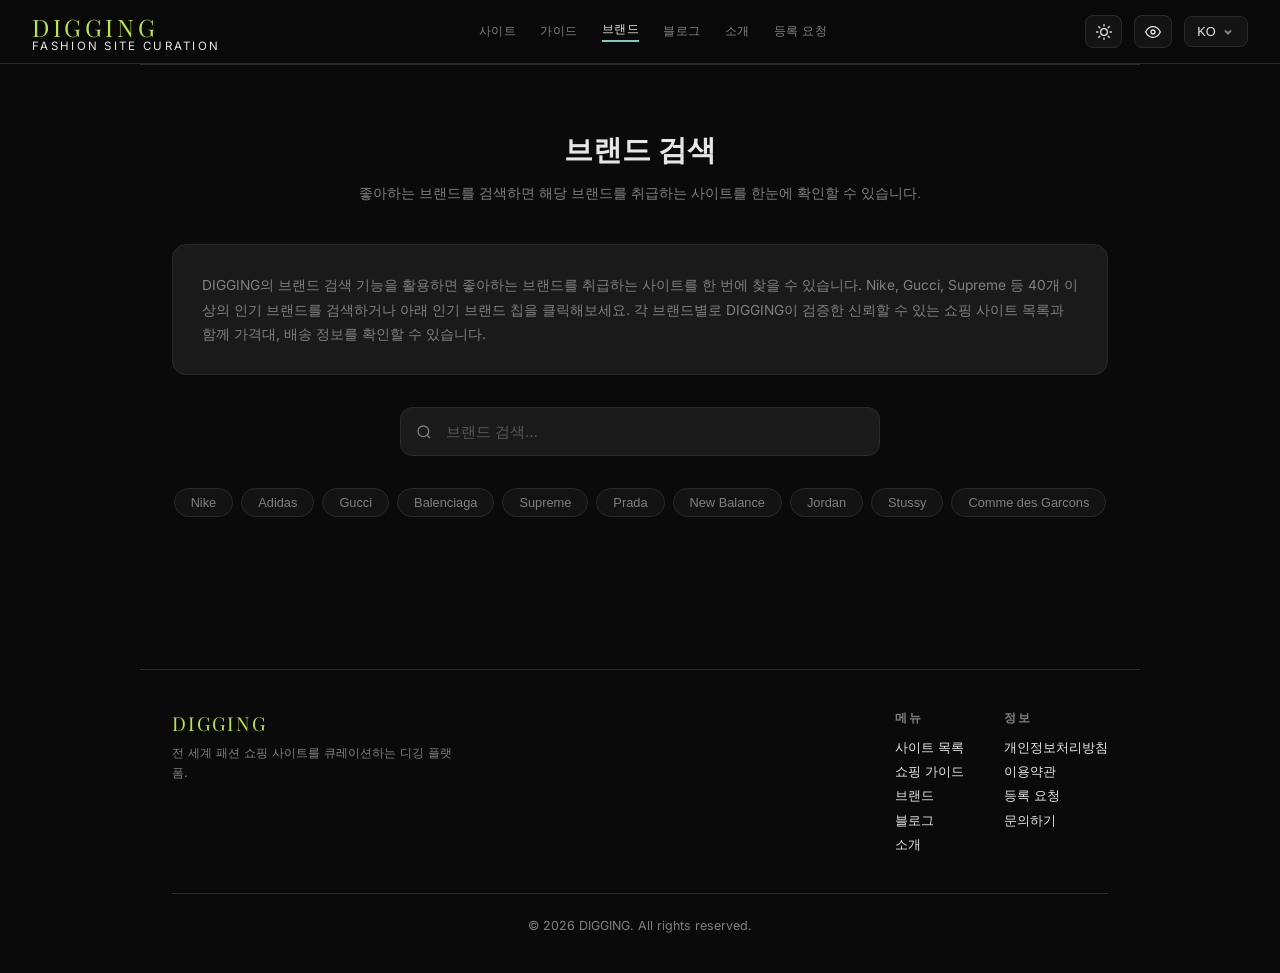
<file: brands.html>
<!DOCTYPE html>
<html lang="ko">
<head>
  <meta charset="UTF-8" />
  <meta name="viewport" content="width=device-width, initial-scale=1.0" />
  <title>Brands — DIGGING</title>
  <meta name="description" content="Search fashion brands and find which sites carry them. Discover 40+ popular brands like Nike, Adidas, Balenciaga, and more with direct links to curated shopping destinations." />
  <meta property="og:title" content="Brands — DIGGING" />
  <meta property="og:description" content="Search fashion brands and find which sites carry them. Discover 40+ popular brands with direct links to curated shopping destinations." />
  <meta property="og:type" content="website" />
  <meta property="og:url" content="https://vibe-coding-6ou.pages.dev/brands.html" />
  <meta property="og:site_name" content="DIGGING" />
  <meta property="og:locale" content="ko_KR" />
  <meta name="google-adsense-account" content="ca-pub-4004698288665198">
  <link rel="canonical" href="https://vibe-coding-6ou.pages.dev/brands.html" />
  <script async src="https://pagead2.googlesyndication.com/pagead/js/adsbygoogle.js?client=ca-pub-4004698288665198" crossorigin="anonymous"></script>
  <!-- Google tag (gtag.js) -->
  <script async src="https://www.googletagmanager.com/gtag/js?id=G-Y7PCS90ZRL"></script>
  <script>
    window.dataLayer = window.dataLayer || [];
    function gtag(){dataLayer.push(arguments);}
    gtag('js', new Date());
    gtag('config', 'G-Y7PCS90ZRL');
  </script>
  <script type="text/javascript">
    (function(c,l,a,r,i,t,y){
        c[a]=c[a]||function(){(c[a].q=c[a].q||[]).push(arguments)};
        t=l.createElement(r);t.async=1;t.src="https://www.clarity.ms/tag/"+i;
        y=l.getElementsByTagName(r)[0];y.parentNode.insertBefore(t,y);
    })(window, document, "clarity", "script", "vks9106g6o");
  </script>
  <script type="application/ld+json">
  {
    "@context": "https://schema.org",
    "@type": "WebPage",
    "name": "Brand Search — DIGGING",
    "description": "Search 40+ fashion brands and discover which curated shopping sites carry them. Find Nike, Adidas, Balenciaga, and more.",
    "url": "https://vibe-coding-6ou.pages.dev/brands.html",
    "isPartOf": { "@type": "WebSite", "name": "DIGGING", "url": "https://vibe-coding-6ou.pages.dev/" }
  }
  </script>
  <meta name="theme-color" content="#0a0a0a" />
  <link rel="preconnect" href="https://fonts.googleapis.com" />
  <link rel="preconnect" href="https://fonts.gstatic.com" crossorigin />
  <link rel="stylesheet" href="https://fonts.googleapis.com/css2?family=Inter:wght@300;400;500;600;700&family=Playfair+Display:wght@700&display=swap" />
  <link rel="icon" type="image/svg+xml" href="favicon.svg" />
  <link rel="stylesheet" href="shared.css" />
</head>
<body data-page="brands">
<a href="#main" class="skip-link">Skip to content</a>

<header>
  <a href="index.html" class="logo">
    DIGGING
    <span>Fashion Site Curation</span>
  </a>
  <nav id="nav">
    <a href="sites.html">사이트</a>
    <a href="guide.html">가이드</a>
    <a href="brands.html" class="active">브랜드</a>
    <a href="blog.html">블로그</a>
    <a href="about.html">소개</a>
    <a href="submit.html">등록 요청</a>
  </nav>
  <button class="hamburger" id="hamburgerBtn" aria-label="Open menu" aria-expanded="false">
    <svg viewBox="0 0 24 24" fill="none" stroke="currentColor" stroke-width="2"><path d="M3 12h18M3 6h18M3 18h18"/></svg>
  </button>
  <div class="header-right">
    <button class="theme-btn" id="themeBtn" aria-label="Toggle theme"></button>
    <div class="vision-selector" id="visionSelector">
      <button class="vision-btn" id="visionBtn" aria-label="Color vision mode" aria-expanded="false" aria-haspopup="true">
        <svg viewBox="0 0 24 24" fill="none" stroke="currentColor" stroke-width="2" stroke-linecap="round" stroke-linejoin="round"><path d="M1 12s4-8 11-8 11 8 11 8-4 8-11 8-11-8-11-8z"/><circle cx="12" cy="12" r="3"/></svg>
      </button>
      <div class="vision-dropdown" id="visionDropdown" role="menu">
        <button class="vision-option active" role="menuitem" data-vision="normal">일반</button>
        <button class="vision-option" role="menuitem" data-vision="protanopia">적록 색약</button>
        <button class="vision-option" role="menuitem" data-vision="achromatopsia">완전 색맹</button>
      </div>
    </div>
    <div class="search-box">
      <svg width="14" height="14" viewBox="0 0 24 24" fill="none" stroke="currentColor" stroke-width="2">
        <circle cx="11" cy="11" r="8"/><path d="m21 21-4.35-4.35"/>
      </svg>
      <input type="text" id="searchInput" placeholder="사이트 검색…" aria-label="Search sites" />
    </div>
    <div class="lang-selector" id="langSelector">
      <button class="lang-btn" id="langBtn" aria-label="Select language" aria-expanded="false" aria-haspopup="true">
        <span id="langLabel">KO</span>
        <svg viewBox="0 0 12 12" fill="none" stroke="currentColor" stroke-width="2"><path d="M3 4.5l3 3 3-3"/></svg>
      </button>
      <div class="lang-dropdown" id="langDropdown" role="menu">
        <button class="lang-option active" role="menuitem" data-lang="ko">Korean</button>
        <button class="lang-option" role="menuitem" data-lang="en">English</button>
        <button class="lang-option" role="menuitem" data-lang="zh">Chinese</button>
        <button class="lang-option" role="menuitem" data-lang="ja">Japanese</button>
      </div>
    </div>
  </div>
</header>

<main id="main">
<section class="brands-section">
  <h2 id="brandsTitle">브랜드 검색</h2>
  <p class="sub" id="brandsDesc">좋아하는 브랜드를 검색하면 해당 브랜드를 취급하는 사이트를 한눈에 확인할 수 있습니다.</p>

  <div class="about-block" id="brandsIntroBlock" style="margin-bottom:2rem;">
    <p id="brandsIntro">DIGGING의 브랜드 검색 기능을 활용하면 좋아하는 브랜드를 취급하는 사이트를 한 번에 찾을 수 있습니다. Nike, Gucci, Supreme 등 40개 이상의 인기 브랜드를 검색하거나 아래 인기 브랜드 칩을 클릭해보세요. 각 브랜드별로 DIGGING이 검증한 신뢰할 수 있는 쇼핑 사이트 목록과 함께 가격대, 배송 정보를 확인할 수 있습니다.</p>
  </div>

  <div class="brand-search-wrap">
    <svg class="brand-search-icon" width="16" height="16" viewBox="0 0 24 24" fill="none" stroke="currentColor" stroke-width="2">
      <circle cx="11" cy="11" r="8"/><path d="m21 21-4.35-4.35"/>
    </svg>
    <input type="text" class="brand-search-input" id="brandSearchInput" placeholder="브랜드 검색…" autocomplete="off" aria-label="브랜드 검색" />
    <div class="brand-autocomplete" id="brandAutocomplete"></div>
  </div>

  <div class="brand-chips" id="brandChips"></div>

  <div id="brandResultArea" style="display:none;">
    <p class="brand-result-label" id="brandResultLabel"></p>
    <div class="brand-result-grid" id="brandResultGrid"></div>
  </div>

  <div class="brand-empty" id="brandEmpty">해당 브랜드를 찾을 수 없습니다.</div>

  <!-- 크롤러/noscript 용 정적 브랜드 목록 -->
  <noscript>
  <div style="margin-top:2rem;">
    <h3>전체 브랜드 목록 — 취급 사이트 안내</h3>
    <p>DIGGING에서 검증한 40개 이상의 패션 브랜드와 해당 브랜드를 구매할 수 있는 신뢰할 수 있는 쇼핑 사이트를 확인하세요.</p>
    <dl>
      <dt><strong>Nike</strong></dt><dd>무신사, Kith, GOAT, StockX, Sneakersnstuff, End Clothing, ASOS</dd>
      <dt><strong>Adidas</strong></dt><dd>무신사, Kith, GOAT, StockX, Sneakersnstuff, End Clothing, ASOS</dd>
      <dt><strong>New Balance</strong></dt><dd>무신사, Kith, GOAT, StockX, Sneakersnstuff, End Clothing</dd>
      <dt><strong>Gucci</strong></dt><dd>SSENSE, Mytheresa, Net-a-Porter, Farfetch, Vestiaire Collective</dd>
      <dt><strong>Prada</strong></dt><dd>SSENSE, Mytheresa, Net-a-Porter, Farfetch, Vestiaire Collective</dd>
      <dt><strong>Balenciaga</strong></dt><dd>SSENSE, Mytheresa, Net-a-Porter, Farfetch, Vestiaire Collective</dd>
      <dt><strong>Louis Vuitton</strong></dt><dd>Vestiaire Collective, 크림(KREAM), Grailed</dd>
      <dt><strong>Chanel</strong></dt><dd>Vestiaire Collective, 크림(KREAM), Grailed</dd>
      <dt><strong>Dior</strong></dt><dd>SSENSE, Mytheresa, Farfetch, Vestiaire Collective, 크림(KREAM)</dd>
      <dt><strong>Saint Laurent</strong></dt><dd>SSENSE, Mytheresa, Net-a-Porter, Farfetch, Vestiaire Collective</dd>
      <dt><strong>Bottega Veneta</strong></dt><dd>SSENSE, Mytheresa, Net-a-Porter, Farfetch, Vestiaire Collective</dd>
      <dt><strong>Maison Margiela</strong></dt><dd>SSENSE, Mytheresa, Farfetch, End Clothing, Dover Street Market</dd>
      <dt><strong>Rick Owens</strong></dt><dd>SSENSE, Farfetch, Grailed, Dover Street Market</dd>
      <dt><strong>Acne Studios</strong></dt><dd>SSENSE, Mytheresa, Net-a-Porter, Farfetch, End Clothing</dd>
      <dt><strong>Ami Paris</strong></dt><dd>SSENSE, Mytheresa, Farfetch, End Clothing, 29CM</dd>
      <dt><strong>Stone Island</strong></dt><dd>SSENSE, Farfetch, End Clothing, Dover Street Market</dd>
      <dt><strong>Moncler</strong></dt><dd>SSENSE, Mytheresa, Farfetch, End Clothing</dd>
      <dt><strong>The North Face</strong></dt><dd>무신사, End Clothing, ASOS, Kith</dd>
      <dt><strong>Stussy</strong></dt><dd>Dover Street Market, End Clothing, Kith, 무신사</dd>
      <dt><strong>Supreme</strong></dt><dd>Supreme, StockX, Grailed, 크림(KREAM), Dover Street Market</dd>
      <dt><strong>Palace</strong></dt><dd>Palace, StockX, Grailed, End Clothing, Dover Street Market</dd>
      <dt><strong>Off-White</strong></dt><dd>SSENSE, Farfetch, StockX, Grailed, End Clothing</dd>
      <dt><strong>Fear of God</strong></dt><dd>SSENSE, Farfetch, Grailed, Kith, Dover Street Market</dd>
      <dt><strong>Comme des Garcons</strong></dt><dd>Dover Street Market, SSENSE, Farfetch, End Clothing</dd>
      <dt><strong>Thom Browne</strong></dt><dd>SSENSE, Mytheresa, Farfetch, W Concept, 한섬 EQL</dd>
      <dt><strong>Burberry</strong></dt><dd>SSENSE, Mytheresa, Net-a-Porter, Farfetch, Vestiaire Collective</dd>
      <dt><strong>Valentino</strong></dt><dd>SSENSE, Mytheresa, Net-a-Porter, Farfetch</dd>
      <dt><strong>Alexander McQueen</strong></dt><dd>SSENSE, Mytheresa, Net-a-Porter, Farfetch, StockX</dd>
      <dt><strong>Loewe</strong></dt><dd>SSENSE, Mytheresa, Net-a-Porter, Farfetch</dd>
      <dt><strong>Jacquemus</strong></dt><dd>SSENSE, Mytheresa, Net-a-Porter, Farfetch</dd>
      <dt><strong>Jordan</strong></dt><dd>GOAT, StockX, Kicks Crew, Sneakersnstuff, 크림(KREAM)</dd>
      <dt><strong>Converse</strong></dt><dd>무신사, ASOS, End Clothing, Kith</dd>
      <dt><strong>Vans</strong></dt><dd>무신사, ASOS, End Clothing</dd>
      <dt><strong>Asics</strong></dt><dd>Kith, End Clothing, Sneakersnstuff, GOAT, StockX</dd>
      <dt><strong>Salomon</strong></dt><dd>SSENSE, End Clothing, Dover Street Market, 무신사</dd>
      <dt><strong>Zara</strong></dt><dd>Zara</dd>
      <dt><strong>Uniqlo</strong></dt><dd>Uniqlo</dd>
      <dt><strong>COS</strong></dt><dd>ASOS, W Concept</dd>
      <dt><strong>Vivienne Westwood</strong></dt><dd>SSENSE, Farfetch, End Clothing, Vestiaire Collective</dd>
      <dt><strong>Versace</strong></dt><dd>SSENSE, Mytheresa, Net-a-Porter, Farfetch, Vestiaire Collective</dd>
    </dl>
  </div>
  </noscript>

</section>

<div class="ad-slot">
  <ins class="adsbygoogle" style="display:block" data-ad-client="ca-pub-4004698288665198" data-ad-slot="auto" data-ad-format="horizontal" data-full-width-responsive="true"></ins>
  <script>(adsbygoogle = window.adsbygoogle || []).push({});</script>
</div>
</main>

<footer>
  <div class="footer-top">
    <div class="footer-brand">
      <div class="f-logo">DIGGING</div>
      <p id="footerBrandDesc">전 세계 패션 쇼핑 사이트를 큐레이션하는 디깅 플랫폼.</p>
    </div>
    <div class="footer-links">
      <div class="footer-col">
        <h4 id="footerNavTitle">메뉴</h4>
        <a href="sites.html" id="footerNavSites">사이트 목록</a>
        <a href="guide.html" id="footerNavGuide">쇼핑 가이드</a>
        <a href="brands.html" id="footerNavBrands">브랜드</a>
        <a href="blog.html" id="footerNavBlog">블로그</a>
        <a href="about.html" id="footerNavAbout">소개</a>
      </div>
      <div class="footer-col">
        <h4 id="footerLegalTitle">정보</h4>
        <a href="privacy.html" id="footerPrivacy">개인정보처리방침</a>
        <a href="terms.html" id="footerTerms">이용약관</a>
        <a href="submit.html" id="footerNavSubmit">등록 요청</a>
        <a href="mailto:swesket@gmail.com" id="footerContact">문의하기</a>
      </div>
    </div>
  </div>
  <div class="footer-bottom" id="footerCopy">© 2026 DIGGING. All rights reserved.</div>
</footer>

<script src="data.js"></script>
<script src="brands.js"></script>

<div class="mobile-nav" id="mobileNav" role="dialog" aria-label="Navigation menu">
  <div class="mobile-nav-panel">
    <button class="mobile-nav-close" aria-label="Close menu">&times;</button>
    <a href="index.html">Home</a>
    <a href="sites.html">Sites</a>
    <a href="guide.html">Guide</a>
    <a href="brands.html">Brands</a>
    <a href="blog.html">Blog</a>
    <a href="about.html">About</a>
    <a href="submit.html">Submit</a>
    <a href="community.html">Community</a>
  </div>
</div>

<script src="shared.js"></script>
<script>
  const brandSearchInput = document.getElementById('brandSearchInput');
  const brandAutocomplete = document.getElementById('brandAutocomplete');
  const brandChips = document.getElementById('brandChips');
  const brandResultArea = document.getElementById('brandResultArea');
  const brandResultGrid = document.getElementById('brandResultGrid');
  const brandResultLabel = document.getElementById('brandResultLabel');
  const brandEmpty = document.getElementById('brandEmpty');

  const popularBrands = ['Nike', 'Adidas', 'Gucci', 'Balenciaga', 'Supreme', 'Prada', 'New Balance', 'Jordan', 'Stussy', 'Comme des Garcons'];
  let selectedBrand = null;

  // O(1) lookup maps
  const sitesByName = new Map(sites.map(s => [s.name, s]));
  const brandsByNameLC = new Map(brands.map(b => [b.name.toLowerCase(), b]));

  function renderBrandsPage() {
    const t = i18n[currentLang];
    const bt = t.brands;
    document.getElementById('brandsTitle').textContent = bt.title;
    document.getElementById('brandsDesc').textContent = bt.desc;
    document.getElementById('brandsIntro').textContent = bt.intro;
    brandSearchInput.placeholder = bt.searchPlaceholder;
    brandEmpty.textContent = bt.emptyResult;

    // render chips with DocumentFragment
    const frag = document.createDocumentFragment();
    popularBrands.forEach(name => {
      const chip = document.createElement('button');
      chip.className = 'brand-chip' + (selectedBrand === name ? ' active' : '');
      chip.textContent = name;
      frag.appendChild(chip);
    });
    brandChips.innerHTML = '';
    brandChips.appendChild(frag);

    if (selectedBrand) showBrandResult(selectedBrand);
  }

  // event delegation for chips
  brandChips.addEventListener('click', (e) => {
    const chip = e.target.closest('.brand-chip');
    if (!chip) return;
    selectBrand(chip.textContent);
  });

  function selectBrand(name) {
    selectedBrand = name;
    brandSearchInput.value = name;
    brandAutocomplete.classList.remove('show');
    brandEmpty.classList.remove('show');

    brandChips.querySelectorAll('.brand-chip').forEach(c => {
      c.classList.toggle('active', c.textContent === name);
    });

    showBrandResult(name);
  }

  function showBrandResult(name) {
    const brand = brandsByNameLC.get(name.toLowerCase());
    if (!brand) {
      brandResultArea.style.display = 'none';
      brandEmpty.classList.add('show');
      return;
    }

    const t = i18n[currentLang];
    brandEmpty.classList.remove('show');
    brandResultArea.style.display = '';
    brandResultLabel.textContent = `${brand.name} — ${t.brands.resultLabel} (${brand.sites.length})`;

    const frag = document.createDocumentFragment();
    brand.sites.forEach((siteName, i) => {
      const site = sitesByName.get(siteName);
      if (!site) return;
      const desc = site.desc[currentLang] || site.desc.ko;
      const tags = site.tags[currentLang] || site.tags.ko;
      const a = document.createElement('a');
      a.className = 'card';
      a.href = site.href;
      a.target = '_blank';
      a.rel = 'noopener noreferrer';
      a.innerHTML = `<div class="card-head"><div class="favicon">${site.emoji}</div><div><div class="card-title">${site.name}</div><div class="card-url">${site.url}</div></div></div><p class="card-desc">${desc}</p><div class="card-footer"><div class="tags">${tags.map(tag => `<span class="tag">${tag}</span>`).join('')}</div><span class="arrow">→</span></div>`;
      a.style.animationDelay = `${i * 0.04}s`;
      frag.appendChild(a);
    });
    brandResultGrid.innerHTML = '';
    brandResultGrid.appendChild(frag);
  }

  // autocomplete
  brandSearchInput.addEventListener('input', () => {
    const q = brandSearchInput.value.trim().toLowerCase();
    if (!q) {
      brandAutocomplete.classList.remove('show');
      return;
    }
    const matches = brands.filter(b => b.name.toLowerCase().includes(q)).slice(0, 8);
    if (matches.length === 0) {
      brandAutocomplete.classList.remove('show');
      return;
    }
    brandAutocomplete.innerHTML = matches.map(b =>
      `<div class="brand-autocomplete-item" data-name="${b.name}">${b.name}</div>`
    ).join('');
    brandAutocomplete.classList.add('show');
  });

  brandAutocomplete.addEventListener('click', (e) => {
    const item = e.target.closest('.brand-autocomplete-item');
    if (!item) return;
    selectBrand(item.dataset.name);
  });

  // keyboard navigation for autocomplete
  brandSearchInput.addEventListener('keydown', (e) => {
    const items = brandAutocomplete.querySelectorAll('.brand-autocomplete-item');
    if (!items.length) return;
    const active = brandAutocomplete.querySelector('.brand-autocomplete-item.active');
    let idx = Array.from(items).indexOf(active);

    if (e.key === 'ArrowDown') {
      e.preventDefault();
      if (active) active.classList.remove('active');
      idx = (idx + 1) % items.length;
      items[idx].classList.add('active');
    } else if (e.key === 'ArrowUp') {
      e.preventDefault();
      if (active) active.classList.remove('active');
      idx = idx <= 0 ? items.length - 1 : idx - 1;
      items[idx].classList.add('active');
    } else if (e.key === 'Enter') {
      e.preventDefault();
      if (active) {
        selectBrand(active.dataset.name);
      } else {
        const q = brandSearchInput.value.trim().toLowerCase();
        const brand = brandsByNameLC.get(q);
        if (brand) selectBrand(brand.name);
      }
    }
  });

  // close autocomplete on outside click
  document.addEventListener('click', (e) => {
    if (!e.target.closest('.brand-search-wrap')) {
      brandAutocomplete.classList.remove('show');
    }
  });

  document.addEventListener('langchange', renderBrandsPage);
</script>
</body>
</html>
</file>
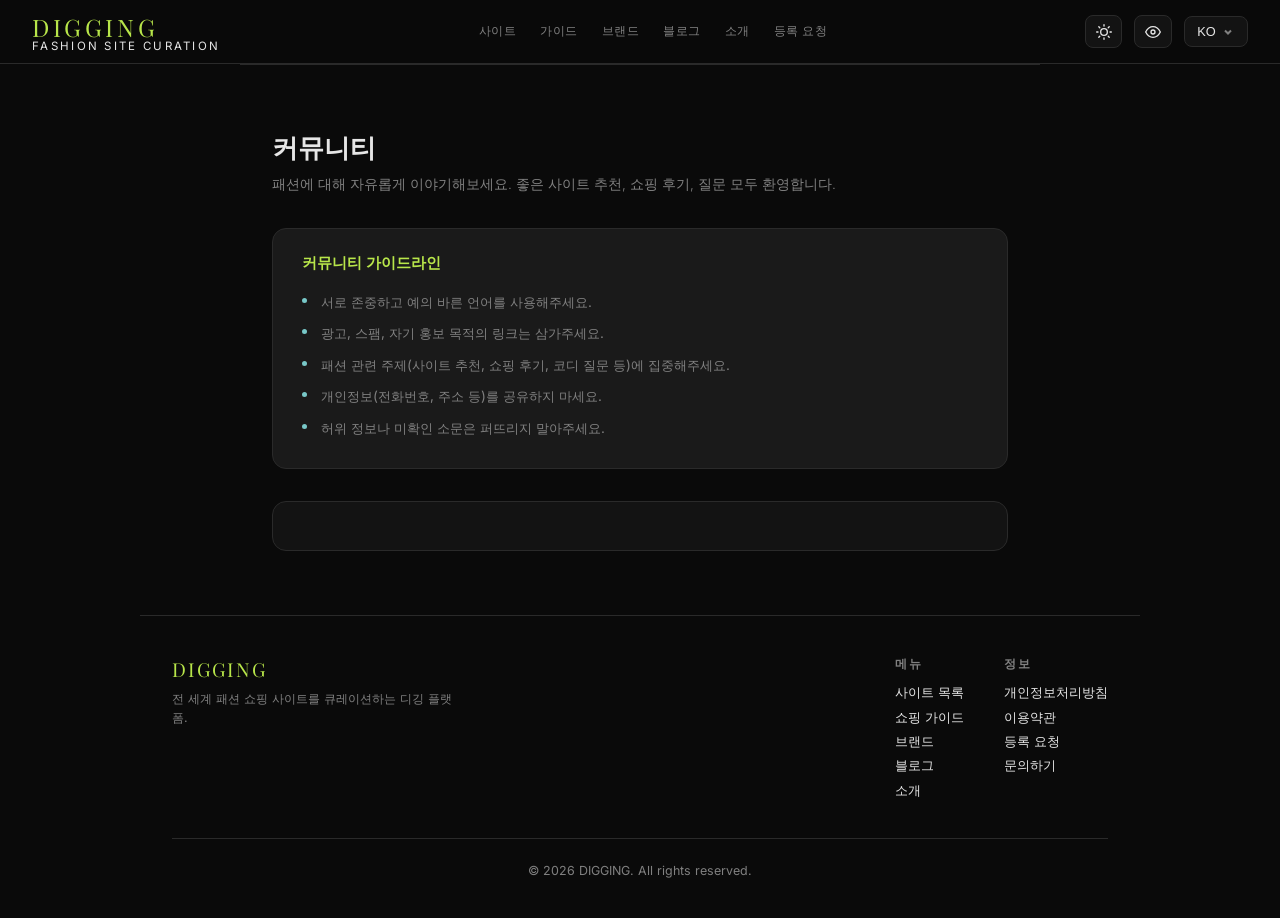
<file: community.html>
<!DOCTYPE html>
<html lang="ko">
<head>
  <meta charset="UTF-8" />
  <meta name="viewport" content="width=device-width, initial-scale=1.0" />
  <title>Community — DIGGING</title>
  <meta name="description" content="DIGGING community — talk about fashion freely. Share site recommendations, shopping reviews, and ask questions about fashion shopping." />
  <meta property="og:title" content="Community — DIGGING" />
  <meta property="og:description" content="DIGGING community — talk about fashion freely. Share site recommendations, shopping reviews, and ask questions." />
  <meta property="og:type" content="website" />
  <meta property="og:url" content="https://vibe-coding-6ou.pages.dev/community.html" />
  <meta property="og:site_name" content="DIGGING" />
  <meta property="og:locale" content="ko_KR" />
  <meta name="google-adsense-account" content="ca-pub-4004698288665198">
  <link rel="canonical" href="https://vibe-coding-6ou.pages.dev/community.html" />
  <script async src="https://pagead2.googlesyndication.com/pagead/js/adsbygoogle.js?client=ca-pub-4004698288665198" crossorigin="anonymous"></script>
  <!-- Google tag (gtag.js) -->
  <script async src="https://www.googletagmanager.com/gtag/js?id=G-Y7PCS90ZRL"></script>
  <script>
    window.dataLayer = window.dataLayer || [];
    function gtag(){dataLayer.push(arguments);}
    gtag('js', new Date());
    gtag('config', 'G-Y7PCS90ZRL');
  </script>
  <script type="text/javascript">
    (function(c,l,a,r,i,t,y){
        c[a]=c[a]||function(){(c[a].q=c[a].q||[]).push(arguments)};
        t=l.createElement(r);t.async=1;t.src="https://www.clarity.ms/tag/"+i;
        y=l.getElementsByTagName(r)[0];y.parentNode.insertBefore(t,y);
    })(window, document, "clarity", "script", "vks9106g6o");
  </script>
  <script type="application/ld+json">
  {
    "@context": "https://schema.org",
    "@type": "WebPage",
    "name": "Community — DIGGING",
    "description": "Join the DIGGING community to discuss fashion, share shopping site recommendations, and exchange tips with fellow fashion enthusiasts.",
    "url": "https://vibe-coding-6ou.pages.dev/community.html",
    "isPartOf": { "@type": "WebSite", "name": "DIGGING", "url": "https://vibe-coding-6ou.pages.dev/" }
  }
  </script>
  <meta name="theme-color" content="#0a0a0a" />
  <link rel="preconnect" href="https://fonts.googleapis.com" />
  <link rel="preconnect" href="https://fonts.gstatic.com" crossorigin />
  <link rel="stylesheet" href="https://fonts.googleapis.com/css2?family=Inter:wght@300;400;500;600;700&family=Playfair+Display:wght@700&display=swap" />
  <link rel="icon" type="image/svg+xml" href="favicon.svg" />
  <link rel="stylesheet" href="shared.css" />
</head>
<body data-page="community">
<a href="#main" class="skip-link">Skip to content</a>

<header>
  <a href="index.html" class="logo">
    DIGGING
    <span>Fashion Site Curation</span>
  </a>
  <nav id="nav">
    <a href="sites.html">사이트</a>
    <a href="guide.html">가이드</a>
    <a href="brands.html">브랜드</a>
    <a href="blog.html">블로그</a>
    <a href="about.html">소개</a>
    <a href="submit.html">등록 요청</a>
  </nav>
  <button class="hamburger" id="hamburgerBtn" aria-label="Open menu" aria-expanded="false">
    <svg viewBox="0 0 24 24" fill="none" stroke="currentColor" stroke-width="2"><path d="M3 12h18M3 6h18M3 18h18"/></svg>
  </button>
  <div class="header-right">
    <button class="theme-btn" id="themeBtn" aria-label="Toggle theme"></button>
    <div class="vision-selector" id="visionSelector">
      <button class="vision-btn" id="visionBtn" aria-label="Color vision mode" aria-expanded="false" aria-haspopup="true">
        <svg viewBox="0 0 24 24" fill="none" stroke="currentColor" stroke-width="2" stroke-linecap="round" stroke-linejoin="round"><path d="M1 12s4-8 11-8 11 8 11 8-4 8-11 8-11-8-11-8z"/><circle cx="12" cy="12" r="3"/></svg>
      </button>
      <div class="vision-dropdown" id="visionDropdown" role="menu">
        <button class="vision-option active" role="menuitem" data-vision="normal">일반</button>
        <button class="vision-option" role="menuitem" data-vision="protanopia">적록 색약</button>
        <button class="vision-option" role="menuitem" data-vision="achromatopsia">완전 색맹</button>
      </div>
    </div>
    <div class="search-box">
      <svg width="14" height="14" viewBox="0 0 24 24" fill="none" stroke="currentColor" stroke-width="2">
        <circle cx="11" cy="11" r="8"/><path d="m21 21-4.35-4.35"/>
      </svg>
      <input type="text" id="searchInput" placeholder="사이트 검색…" aria-label="Search sites" />
    </div>
    <div class="lang-selector" id="langSelector">
      <button class="lang-btn" id="langBtn" aria-label="Select language" aria-expanded="false" aria-haspopup="true">
        <span id="langLabel">KO</span>
        <svg viewBox="0 0 12 12" fill="none" stroke="currentColor" stroke-width="2"><path d="M3 4.5l3 3 3-3"/></svg>
      </button>
      <div class="lang-dropdown" id="langDropdown" role="menu">
        <button class="lang-option active" role="menuitem" data-lang="ko">Korean</button>
        <button class="lang-option" role="menuitem" data-lang="en">English</button>
        <button class="lang-option" role="menuitem" data-lang="zh">Chinese</button>
        <button class="lang-option" role="menuitem" data-lang="ja">Japanese</button>
      </div>
    </div>
  </div>
</header>

<main id="main">
<section class="comments-section">
  <h2 id="commentsTitle">커뮤니티</h2>
  <p class="sub" id="commentsDesc">패션에 대해 자유롭게 이야기해보세요. 좋은 사이트 추천, 쇼핑 후기, 질문 모두 환영합니다.</p>
  <div class="guidelines-block" id="guidelinesBlock"><h3>커뮤니티 가이드라인</h3><ul><li>서로 존중하고 예의 바른 언어를 사용해주세요.</li><li>광고, 스팸, 자기 홍보 목적의 링크는 삼가주세요.</li><li>패션 관련 주제(사이트 추천, 쇼핑 후기, 코디 질문 등)에 집중해주세요.</li><li>개인정보(전화번호, 주소 등)를 공유하지 마세요.</li><li>허위 정보나 미확인 소문은 퍼뜨리지 말아주세요.</li></ul></div>
  <div id="disqus_thread"></div>
  <noscript>
  <div style="margin-top:2rem;">
    <h3>DIGGING 패션 커뮤니티</h3>
    <p>DIGGING 커뮤니티는 패션을 사랑하는 사람들이 모여 쇼핑 경험과 정보를 나누는 공간입니다. 댓글 기능을 이용하려면 JavaScript를 활성화해주세요.</p>
    <h4>인기 토론 주제</h4>
    <ul>
      <li><strong>쇼핑 사이트 추천</strong> — 해외 패션 사이트 직구 경험을 공유하고 서로 추천해보세요. SSENSE, Farfetch, End Clothing, Mr Porter 등 검증된 사이트의 실제 이용 후기를 나눌 수 있습니다.</li>
      <li><strong>관세·배송 정보</strong> — 해외 직구 시 관세 기준, 배대지 추천, 예상 배송 기간 등 실용적인 정보를 교환합니다. 미국·유럽·일본 직배송 경험담도 환영합니다.</li>
      <li><strong>세일·할인 정보</strong> — SSENSE Private Sale, Farfetch 시즌오프, End Clothing 할인 코드 등 실시간 세일 정보를 공유합니다.</li>
      <li><strong>코디·스타일링 질문</strong> — 새로 구매한 아이템의 코디 조합, 사이즈 피팅 후기, 계절별 스타일링 팁을 묻고 답합니다.</li>
      <li><strong>정품 감별·리뷰</strong> — StockX, GOAT, 크림(KREAM) 등 리셀 플랫폼의 정품 인증 경험과 구매 후기를 나눕니다.</li>
    </ul>
    <h4>커뮤니티 가이드라인</h4>
    <ul>
      <li>서로 존중하고 예의 바른 언어를 사용해주세요.</li>
      <li>광고, 스팸, 자기 홍보 목적의 링크는 삼가주세요.</li>
      <li>패션 관련 주제(사이트 추천, 쇼핑 후기, 코디 질문 등)에 집중해주세요.</li>
      <li>개인정보(전화번호, 주소 등)를 공유하지 마세요.</li>
      <li>허위 정보나 미확인 소문은 퍼뜨리지 말아주세요.</li>
    </ul>
    <p>댓글 시스템은 <a href="https://disqus.com/?ref_noscript">Disqus</a>를 통해 운영됩니다.</p>
  </div>
  </noscript>

</section>
</main>

<footer>
  <div class="footer-top">
    <div class="footer-brand">
      <div class="f-logo">DIGGING</div>
      <p id="footerBrandDesc">전 세계 패션 쇼핑 사이트를 큐레이션하는 디깅 플랫폼.</p>
    </div>
    <div class="footer-links">
      <div class="footer-col">
        <h4 id="footerNavTitle">메뉴</h4>
        <a href="sites.html" id="footerNavSites">사이트 목록</a>
        <a href="guide.html" id="footerNavGuide">쇼핑 가이드</a>
        <a href="brands.html" id="footerNavBrands">브랜드</a>
        <a href="blog.html" id="footerNavBlog">블로그</a>
        <a href="about.html" id="footerNavAbout">소개</a>
      </div>
      <div class="footer-col">
        <h4 id="footerLegalTitle">정보</h4>
        <a href="privacy.html" id="footerPrivacy">개인정보처리방침</a>
        <a href="terms.html" id="footerTerms">이용약관</a>
        <a href="submit.html" id="footerNavSubmit">등록 요청</a>
        <a href="mailto:swesket@gmail.com" id="footerContact">문의하기</a>
      </div>
    </div>
  </div>
  <div class="footer-bottom" id="footerCopy">© 2026 DIGGING. All rights reserved.</div>
</footer>

<div class="mobile-nav" id="mobileNav" role="dialog" aria-label="Navigation menu">
  <div class="mobile-nav-panel">
    <button class="mobile-nav-close" aria-label="Close menu">&times;</button>
    <a href="index.html">Home</a>
    <a href="sites.html">Sites</a>
    <a href="guide.html">Guide</a>
    <a href="brands.html">Brands</a>
    <a href="blog.html">Blog</a>
    <a href="about.html">About</a>
    <a href="submit.html">Submit</a>
    <a href="community.html">Community</a>
  </div>
</div>

<script src="shared.js"></script>
<script>
  function renderComments() {
    const t = i18n[currentLang];
    document.getElementById('commentsTitle').textContent = t.comments.title;
    document.getElementById('commentsDesc').textContent = t.comments.desc;
    const block = document.getElementById('guidelinesBlock');
    if (t.comments.guidelines) {
      block.innerHTML = `<h3>${t.comments.guidelinesTitle}</h3><ul>${t.comments.guidelines.map(g => `<li>${g}</li>`).join('')}</ul>`;
    }
  }

  document.addEventListener('langchange', renderComments);

  // Disqus
  var disqus_config = function () { this.page.url = 'https://vibe-coding-6ou.pages.dev/community.html'; this.page.identifier = 'digging-community'; };
  (function() { var d = document, s = d.createElement('script'); s.src = 'https://digging-1.disqus.com/embed.js'; s.setAttribute('data-timestamp', +new Date()); (d.head || d.body).appendChild(s); })();
</script>
</body>
</html>
</file>
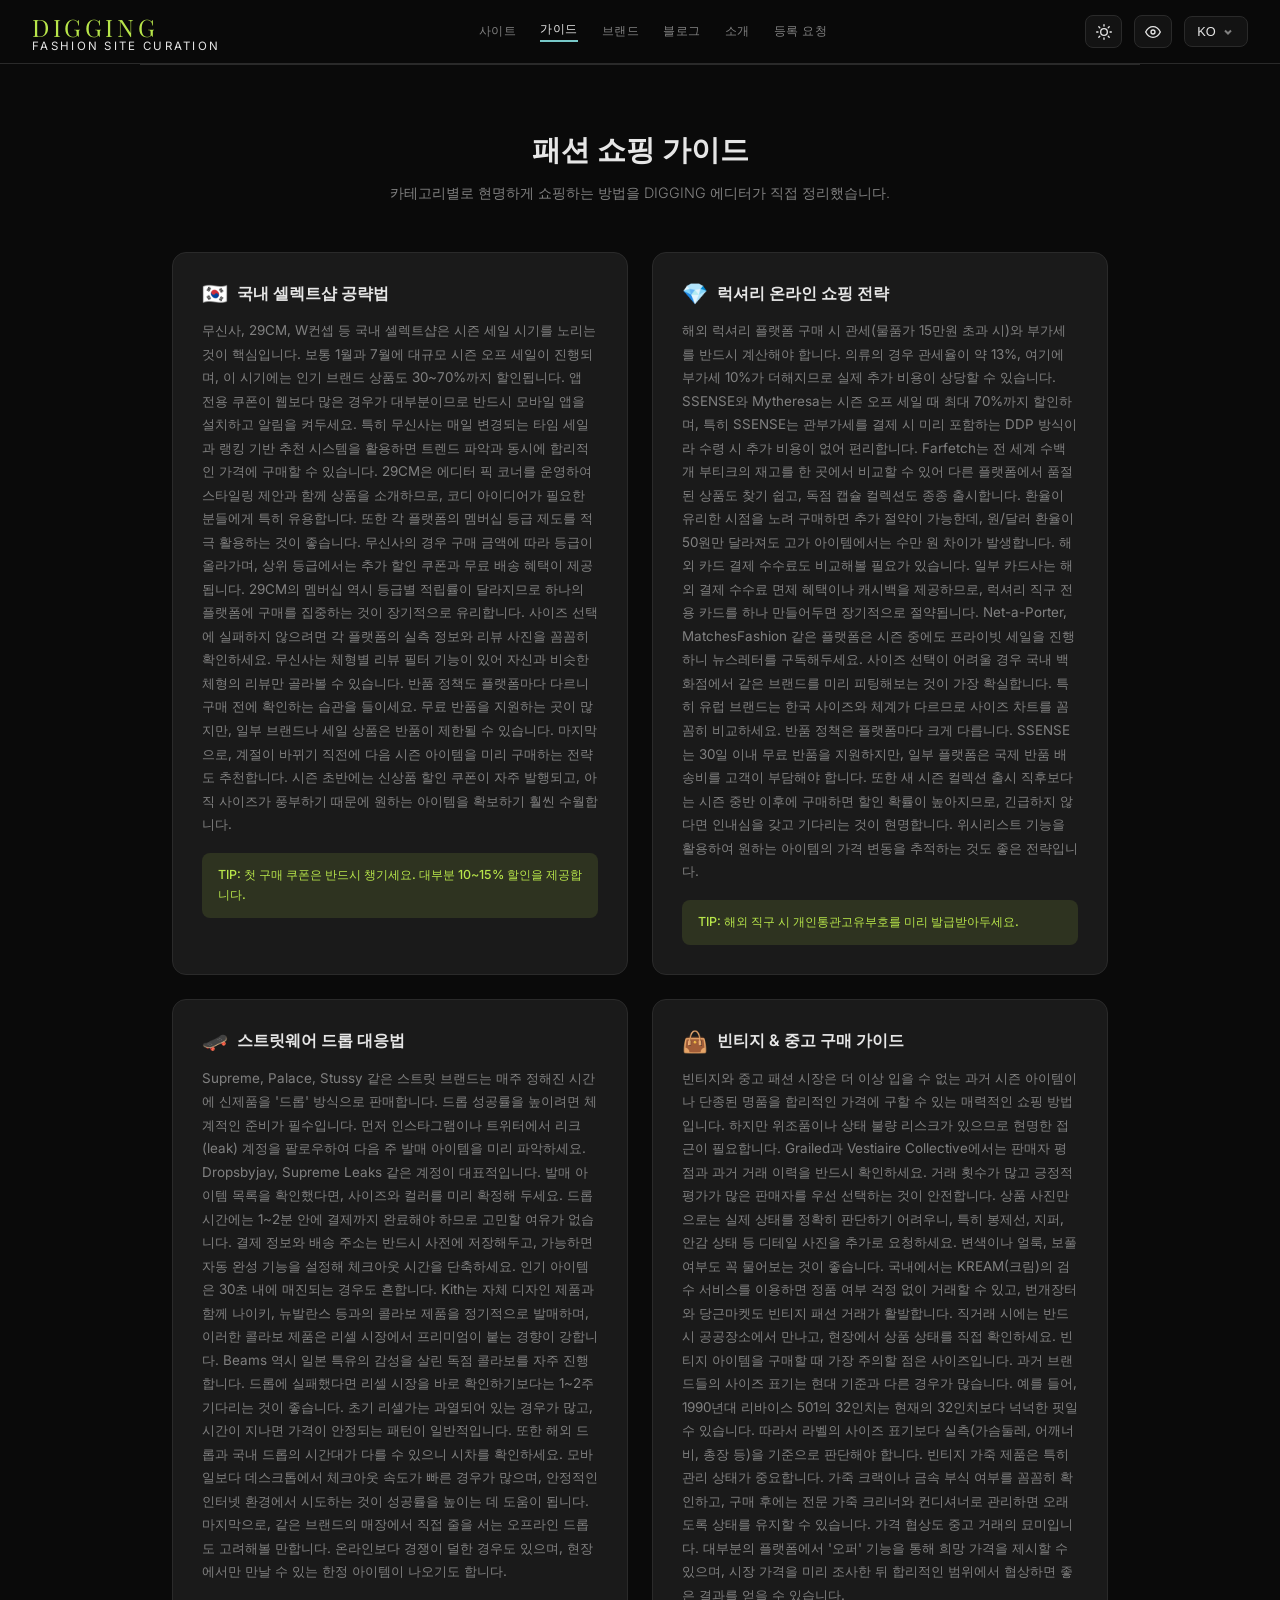
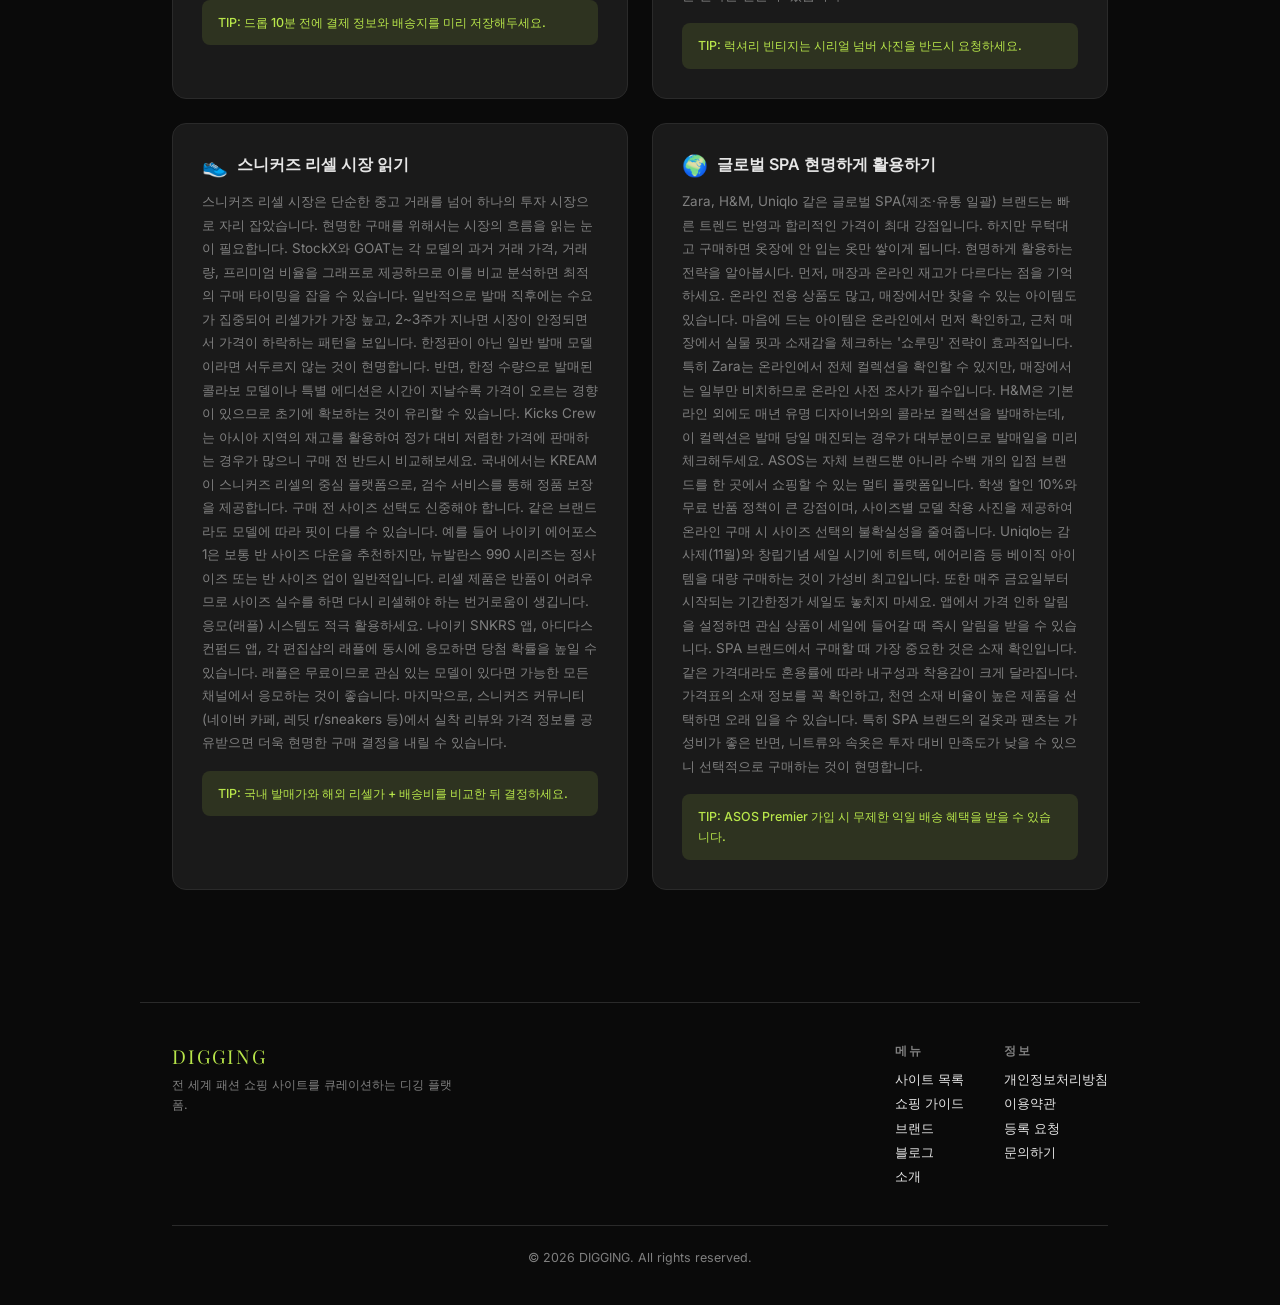
<file: guide.html>
<!DOCTYPE html>
<html lang="ko">
<head>
  <meta charset="UTF-8" />
  <meta name="viewport" content="width=device-width, initial-scale=1.0" />
  <title>Guide — DIGGING</title>
  <meta name="description" content="Fashion shopping guides curated by DIGGING editors. Expert tips for Korean select shops, luxury, streetwear drops, vintage, sneakers, and global SPA brands." />
  <meta property="og:title" content="Guide — DIGGING" />
  <meta property="og:description" content="Fashion shopping guides curated by DIGGING editors. Expert tips for Korean select shops, luxury, streetwear drops, vintage, sneakers, and global SPA brands." />
  <meta property="og:type" content="website" />
  <meta property="og:url" content="https://vibe-coding-6ou.pages.dev/guide.html" />
  <meta property="og:site_name" content="DIGGING" />
  <meta property="og:locale" content="ko_KR" />
  <meta name="google-adsense-account" content="ca-pub-4004698288665198">
  <link rel="canonical" href="https://vibe-coding-6ou.pages.dev/guide.html" />
  <script async src="https://pagead2.googlesyndication.com/pagead/js/adsbygoogle.js?client=ca-pub-4004698288665198" crossorigin="anonymous"></script>
  <!-- Google tag (gtag.js) -->
  <script async src="https://www.googletagmanager.com/gtag/js?id=G-Y7PCS90ZRL"></script>
  <script>
    window.dataLayer = window.dataLayer || [];
    function gtag(){dataLayer.push(arguments);}
    gtag('js', new Date());
    gtag('config', 'G-Y7PCS90ZRL');
  </script>
  <script type="text/javascript">
    (function(c,l,a,r,i,t,y){
        c[a]=c[a]||function(){(c[a].q=c[a].q||[]).push(arguments)};
        t=l.createElement(r);t.async=1;t.src="https://www.clarity.ms/tag/"+i;
        y=l.getElementsByTagName(r)[0];y.parentNode.insertBefore(t,y);
    })(window, document, "clarity", "script", "vks9106g6o");
  </script>
  <script type="application/ld+json">
  {
    "@context": "https://schema.org",
    "@type": "FAQPage",
    "mainEntity": [
      {
        "@type": "Question",
        "name": "How to shop at Korean select shops like Musinsa and 29CM?",
        "acceptedAnswer": {
          "@type": "Answer",
          "text": "Korean platforms like Musinsa and 29CM run major sales in January and July. App-exclusive coupons often offer better deals than the website. Always grab the first-purchase coupon which typically offers 10-15% off."
        }
      },
      {
        "@type": "Question",
        "name": "What is the best strategy for online luxury shopping?",
        "acceptedAnswer": {
          "@type": "Answer",
          "text": "When buying from international luxury platforms, factor in customs duties and taxes. SSENSE and Mytheresa offer up to 70% off during end-of-season sales. Farfetch lets you compare inventory across boutiques worldwide."
        }
      },
      {
        "@type": "Question",
        "name": "How do streetwear drops work for brands like Supreme and Palace?",
        "acceptedAnswer": {
          "@type": "Answer",
          "text": "Brands like Supreme and Palace drop new items at set times weekly. Follow leak accounts, decide your size and color beforehand, and check out instantly at drop time. Save your payment and shipping info 10 minutes before the drop."
        }
      },
      {
        "@type": "Question",
        "name": "How to safely buy vintage and secondhand fashion online?",
        "acceptedAnswer": {
          "@type": "Answer",
          "text": "On Grailed and Vestiaire Collective, always check seller ratings and transaction history. Request additional photos since condition is hard to judge from listings alone. Use platforms with verification services like KREAM for authentication."
        }
      },
      {
        "@type": "Question",
        "name": "When is the best time to buy sneakers on the resale market?",
        "acceptedAnswer": {
          "@type": "Answer",
          "text": "Compare price graphs on StockX and GOAT to find the optimal buying window. Resale prices typically peak right after release and stabilize 2-3 weeks later. Kicks Crew often has international stock below retail."
        }
      },
      {
        "@type": "Question",
        "name": "How to make the most of global SPA brands like Zara, ASOS, and Uniqlo?",
        "acceptedAnswer": {
          "@type": "Answer",
          "text": "Zara and H&M have different stock online vs. in-store. Try showrooming — browse online first, then check fit in-store. ASOS offers student discount and free returns. Uniqlo's best deals come during their Anniversary Sale in November."
        }
      }
    ]
  }
  </script>
  <meta name="theme-color" content="#0a0a0a" />
  <link rel="preconnect" href="https://fonts.googleapis.com" />
  <link rel="preconnect" href="https://fonts.gstatic.com" crossorigin />
  <link rel="stylesheet" href="https://fonts.googleapis.com/css2?family=Inter:wght@300;400;500;600;700&family=Playfair+Display:wght@700&display=swap" />
  <link rel="icon" type="image/svg+xml" href="favicon.svg" />
  <link rel="stylesheet" href="shared.css" />
</head>
<body data-page="guide">
<a href="#main" class="skip-link">Skip to content</a>

<header>
  <a href="index.html" class="logo">
    DIGGING
    <span>Fashion Site Curation</span>
  </a>
  <nav id="nav">
    <a href="sites.html">사이트</a>
    <a href="guide.html" class="active">가이드</a>
    <a href="brands.html">브랜드</a>
    <a href="blog.html">블로그</a>
    <a href="about.html">소개</a>
    <a href="submit.html">등록 요청</a>
  </nav>
  <button class="hamburger" id="hamburgerBtn" aria-label="Open menu" aria-expanded="false">
    <svg viewBox="0 0 24 24" fill="none" stroke="currentColor" stroke-width="2"><path d="M3 12h18M3 6h18M3 18h18"/></svg>
  </button>
  <div class="header-right">
    <button class="theme-btn" id="themeBtn" aria-label="Toggle theme"></button>
    <div class="vision-selector" id="visionSelector">
      <button class="vision-btn" id="visionBtn" aria-label="Color vision mode" aria-expanded="false" aria-haspopup="true">
        <svg viewBox="0 0 24 24" fill="none" stroke="currentColor" stroke-width="2" stroke-linecap="round" stroke-linejoin="round"><path d="M1 12s4-8 11-8 11 8 11 8-4 8-11 8-11-8-11-8z"/><circle cx="12" cy="12" r="3"/></svg>
      </button>
      <div class="vision-dropdown" id="visionDropdown" role="menu">
        <button class="vision-option active" role="menuitem" data-vision="normal">일반</button>
        <button class="vision-option" role="menuitem" data-vision="protanopia">적록 색약</button>
        <button class="vision-option" role="menuitem" data-vision="achromatopsia">완전 색맹</button>
      </div>
    </div>
    <div class="search-box">
      <svg width="14" height="14" viewBox="0 0 24 24" fill="none" stroke="currentColor" stroke-width="2">
        <circle cx="11" cy="11" r="8"/><path d="m21 21-4.35-4.35"/>
      </svg>
      <input type="text" id="searchInput" placeholder="사이트 검색…" aria-label="Search sites" />
    </div>
    <div class="lang-selector" id="langSelector">
      <button class="lang-btn" id="langBtn" aria-label="Select language" aria-expanded="false" aria-haspopup="true">
        <span id="langLabel">KO</span>
        <svg viewBox="0 0 12 12" fill="none" stroke="currentColor" stroke-width="2"><path d="M3 4.5l3 3 3-3"/></svg>
      </button>
      <div class="lang-dropdown" id="langDropdown" role="menu">
        <button class="lang-option active" role="menuitem" data-lang="ko">Korean</button>
        <button class="lang-option" role="menuitem" data-lang="en">English</button>
        <button class="lang-option" role="menuitem" data-lang="zh">Chinese</button>
        <button class="lang-option" role="menuitem" data-lang="ja">Japanese</button>
      </div>
    </div>
  </div>
</header>

<main id="main">
<section class="guide-section">
  <h2 id="guideTitle">패션 쇼핑 가이드</h2>
  <p class="sub" id="guideDesc">카테고리별로 현명하게 쇼핑하는 방법을 DIGGING 에디터가 직접 정리했습니다.</p>
  <div class="guide-grid" id="guideGrid"></div>

  <noscript>
  <div class="guide-grid">
    <div class="guide-card">
      <h3><span class="icon">🇰🇷</span>국내 셀렉트샵 공략법</h3>
      <p>무신사, 29CM, W컨셉 등 국내 셀렉트샵은 시즌 세일 시기를 노리는 것이 핵심입니다. 보통 1월과 7월에 대규모 시즌 오프 세일이 진행되며, 이 시기에는 인기 브랜드 상품도 30~70%까지 할인됩니다. 앱 전용 쿠폰이 웹보다 많은 경우가 대부분이므로 반드시 모바일 앱을 설치하고 알림을 켜두세요. 특히 무신사는 매일 변경되는 타임 세일과 랭킹 기반 추천 시스템을 활용하면 트렌드 파악과 동시에 합리적인 가격에 구매할 수 있습니다. 각 플랫폼의 멤버십 등급 제도를 적극 활용하고, 사이즈 선택에 실패하지 않으려면 실측 정보와 리뷰 사진을 꼼꼼히 확인하세요.</p>
      <div class="tip">TIP: 첫 구매 쿠폰은 반드시 챙기세요. 대부분 10~15% 할인을 제공합니다.</div>
    </div>
    <div class="guide-card">
      <h3><span class="icon">💎</span>럭셔리 온라인 쇼핑 전략</h3>
      <p>해외 럭셔리 플랫폼 구매 시 관세(물품가 15만원 초과 시)와 부가세를 반드시 계산해야 합니다. SSENSE와 Mytheresa는 시즌 오프 세일 때 최대 70%까지 할인하며, 특히 SSENSE는 관부가세를 결제 시 미리 포함하는 DDP 방식이라 수령 시 추가 비용이 없어 편리합니다. Farfetch는 전 세계 수백 개 부티크의 재고를 한 곳에서 비교할 수 있어 다른 플랫폼에서 품절된 상품도 찾기 쉽습니다. 환율이 유리한 시점을 노려 구매하면 추가 절약이 가능합니다.</p>
      <div class="tip">TIP: 해외 직구 시 개인통관고유부호를 미리 발급받아두세요.</div>
    </div>
    <div class="guide-card">
      <h3><span class="icon">🛹</span>스트릿웨어 드롭 대응법</h3>
      <p>Supreme, Palace, Stussy 같은 스트릿 브랜드는 매주 정해진 시간에 신제품을 '드롭' 방식으로 판매합니다. 드롭 성공률을 높이려면 체계적인 준비가 필수입니다. 인스타그램이나 트위터에서 리크 계정을 팔로우하여 다음 주 발매 아이템을 미리 파악하세요. 사이즈와 컬러를 미리 확정해 두고, 결제 정보와 배송 주소는 반드시 사전에 저장해두세요. 인기 아이템은 30초 내에 매진되는 경우도 흔합니다.</p>
      <div class="tip">TIP: 드롭 10분 전에 결제 정보와 배송지를 미리 저장해두세요.</div>
    </div>
    <div class="guide-card">
      <h3><span class="icon">👜</span>빈티지 & 중고 구매 가이드</h3>
      <p>빈티지와 중고 패션 시장은 과거 시즌 아이템이나 단종된 명품을 합리적인 가격에 구할 수 있는 매력적인 쇼핑 방법입니다. Grailed과 Vestiaire Collective에서는 판매자 평점과 과거 거래 이력을 반드시 확인하세요. 상품 사진만으로는 실제 상태를 정확히 판단하기 어려우니 디테일 사진을 추가로 요청하세요. KREAM의 검수 서비스를 이용하면 정품 여부 걱정 없이 거래할 수 있습니다.</p>
      <div class="tip">TIP: 럭셔리 빈티지는 시리얼 넘버 사진을 반드시 요청하세요.</div>
    </div>
    <div class="guide-card">
      <h3><span class="icon">👟</span>스니커즈 리셀 시장 읽기</h3>
      <p>StockX와 GOAT는 각 모델의 과거 거래 가격, 거래량, 프리미엄 비율을 그래프로 제공하므로 이를 비교 분석하면 최적의 구매 타이밍을 잡을 수 있습니다. 일반적으로 발매 직후에는 리셀가가 가장 높고, 2~3주가 지나면 시장이 안정됩니다. Kicks Crew는 아시아 지역의 재고를 활용하여 정가 대비 저렴한 가격에 판매하는 경우가 많으니 반드시 비교해보세요.</p>
      <div class="tip">TIP: 국내 발매가와 해외 리셀가 + 배송비를 비교한 뒤 결정하세요.</div>
    </div>
    <div class="guide-card">
      <h3><span class="icon">🌍</span>글로벌 SPA 현명하게 활용하기</h3>
      <p>Zara, H&M, Uniqlo 같은 글로벌 SPA 브랜드는 빠른 트렌드 반영과 합리적인 가격이 최대 강점입니다. 매장과 온라인 재고가 다르다는 점을 기억하고, 온라인에서 먼저 확인한 뒤 매장에서 실물을 체크하는 '쇼루밍' 전략이 효과적입니다. ASOS는 학생 할인 10%와 무료 반품 정책이 강점이며, Uniqlo는 감사제(11월) 세일 시기에 베이직 아이템을 대량 구매하는 것이 가성비 최고입니다.</p>
      <div class="tip">TIP: ASOS Premier 가입 시 무제한 익일 배송 혜택을 받을 수 있습니다.</div>
    </div>
  </div>
  </noscript>
</section>

<div class="ad-slot">
  <ins class="adsbygoogle" style="display:block" data-ad-client="ca-pub-4004698288665198" data-ad-slot="auto" data-ad-format="rectangle" data-full-width-responsive="true"></ins>
  <script>(adsbygoogle = window.adsbygoogle || []).push({});</script>
</div>
</main>

<footer>
  <div class="footer-top">
    <div class="footer-brand">
      <div class="f-logo">DIGGING</div>
      <p id="footerBrandDesc">전 세계 패션 쇼핑 사이트를 큐레이션하는 디깅 플랫폼.</p>
    </div>
    <div class="footer-links">
      <div class="footer-col">
        <h4 id="footerNavTitle">메뉴</h4>
        <a href="sites.html" id="footerNavSites">사이트 목록</a>
        <a href="guide.html" id="footerNavGuide">쇼핑 가이드</a>
        <a href="brands.html" id="footerNavBrands">브랜드</a>
        <a href="blog.html" id="footerNavBlog">블로그</a>
        <a href="about.html" id="footerNavAbout">소개</a>
      </div>
      <div class="footer-col">
        <h4 id="footerLegalTitle">정보</h4>
        <a href="privacy.html" id="footerPrivacy">개인정보처리방침</a>
        <a href="terms.html" id="footerTerms">이용약관</a>
        <a href="submit.html" id="footerNavSubmit">등록 요청</a>
        <a href="mailto:swesket@gmail.com" id="footerContact">문의하기</a>
      </div>
    </div>
  </div>
  <div class="footer-bottom" id="footerCopy">© 2026 DIGGING. All rights reserved.</div>
</footer>

<div class="mobile-nav" id="mobileNav" role="dialog" aria-label="Navigation menu">
  <div class="mobile-nav-panel">
    <button class="mobile-nav-close" aria-label="Close menu">&times;</button>
    <a href="index.html">Home</a>
    <a href="sites.html">Sites</a>
    <a href="guide.html">Guide</a>
    <a href="brands.html">Brands</a>
    <a href="blog.html">Blog</a>
    <a href="about.html">About</a>
    <a href="submit.html">Submit</a>
    <a href="community.html">Community</a>
  </div>
</div>

<script src="shared.js"></script>
<script>
  function renderGuide() {
    const t = i18n[currentLang];
    document.getElementById('guideTitle').textContent = t.guide.title;
    document.getElementById('guideDesc').textContent = t.guide.desc;
    const gg = document.getElementById('guideGrid');
    const frag = document.createDocumentFragment();
    t.guide.items.forEach(item => {
      const d = document.createElement('div'); d.className = 'guide-card';
      d.innerHTML = `<h3><span class="icon">${item.icon}</span>${item.title}</h3><p>${item.body}</p><div class="tip">${item.tip}</div>`;
      frag.appendChild(d);
    });
    gg.innerHTML = '';
    gg.appendChild(frag);
  }

  document.addEventListener('langchange', renderGuide);
</script>
</body>
</html>
</file>
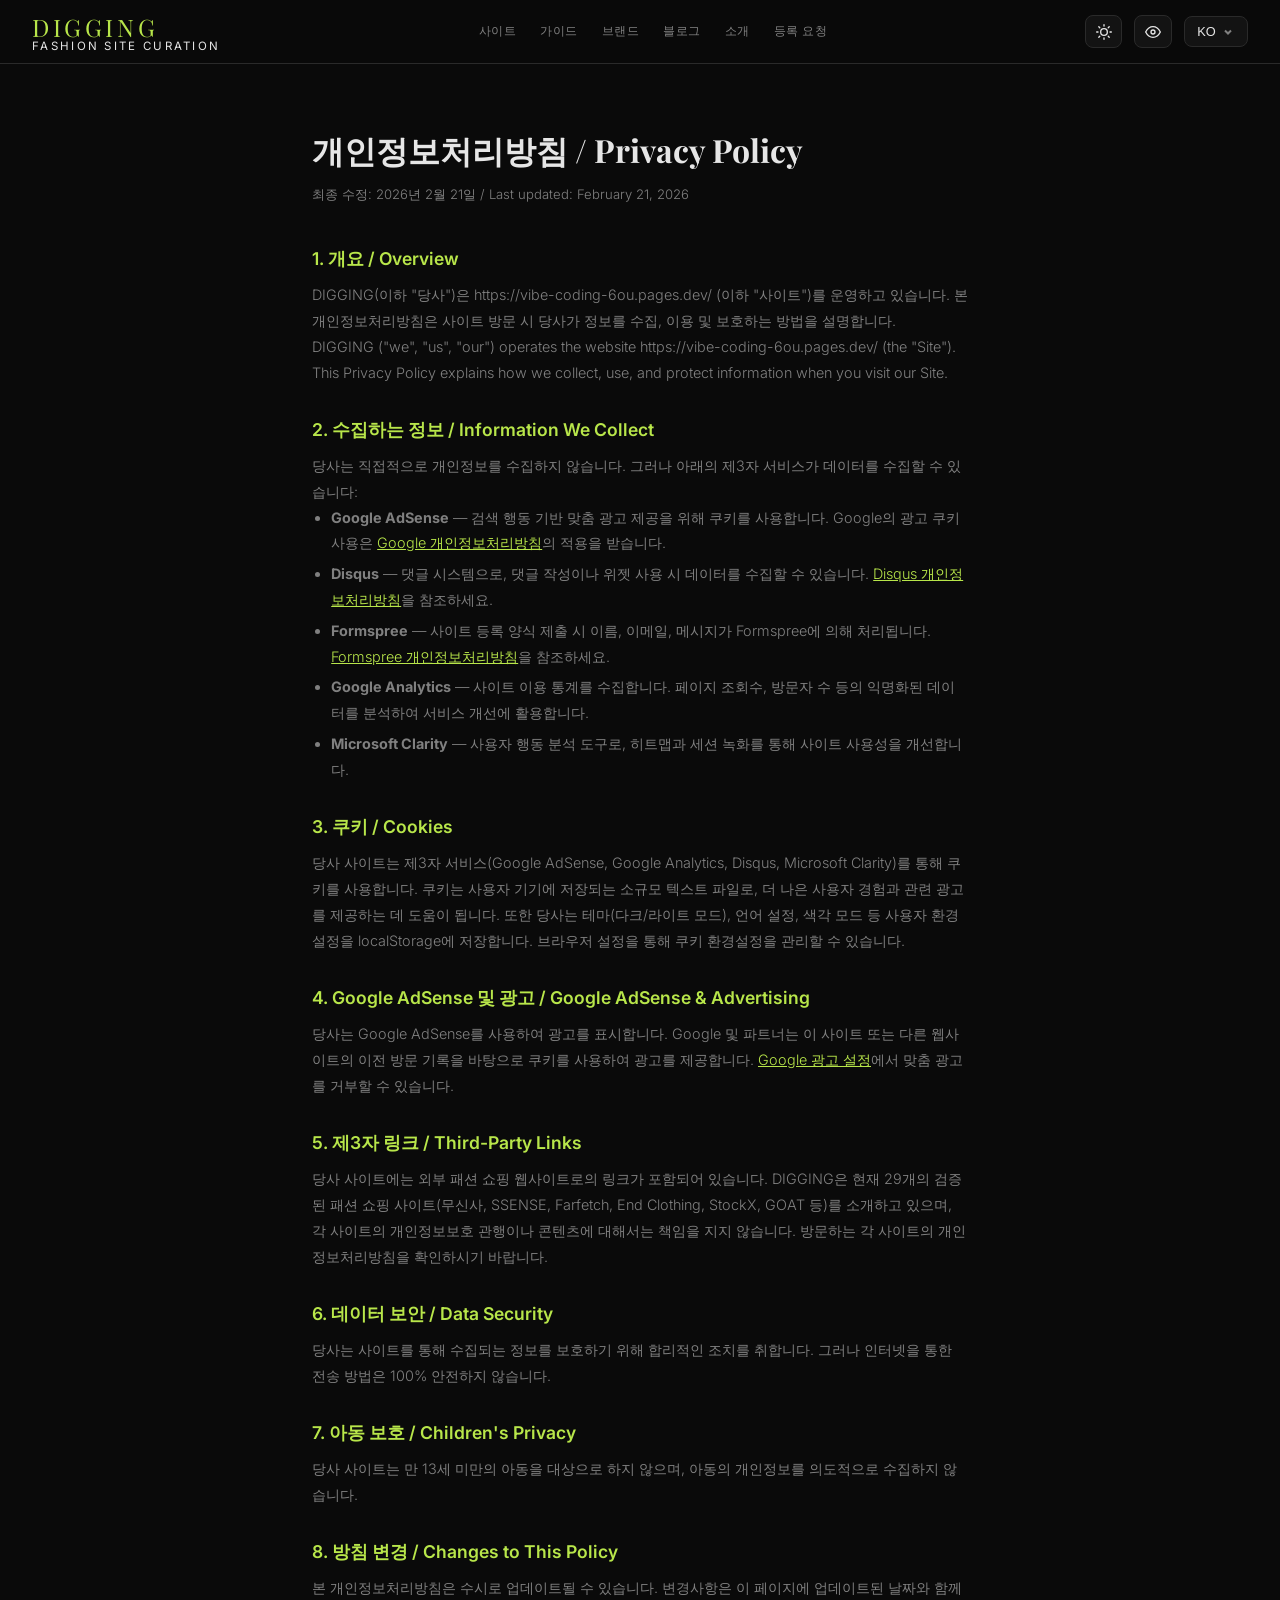
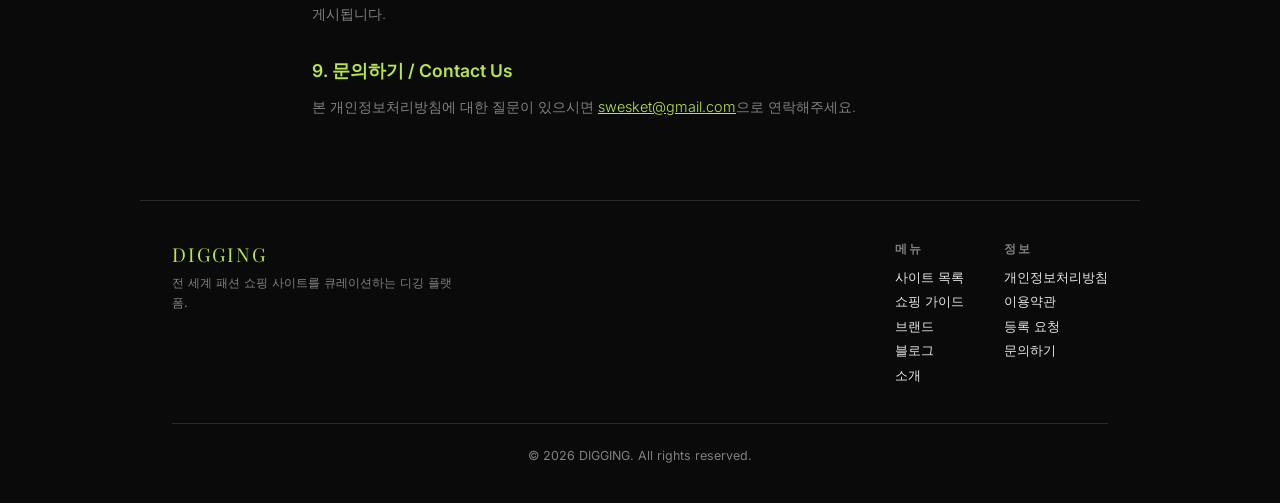
<file: privacy.html>
<!DOCTYPE html>
<html lang="ko">
<head>
  <meta charset="UTF-8" />
  <meta name="viewport" content="width=device-width, initial-scale=1.0" />
  <title>Privacy Policy — DIGGING</title>
  <meta name="description" content="DIGGING privacy policy. Learn how we collect, use, and protect your personal information when you use our fashion shopping curation platform." />
  <meta property="og:title" content="Privacy Policy — DIGGING" />
  <meta property="og:description" content="DIGGING privacy policy. Learn how we collect, use, and protect your personal information." />
  <meta property="og:type" content="website" />
  <meta property="og:url" content="https://vibe-coding-6ou.pages.dev/privacy.html" />
  <meta property="og:site_name" content="DIGGING" />
  <meta property="og:locale" content="ko_KR" />
  <link rel="canonical" href="https://vibe-coding-6ou.pages.dev/privacy.html" />
  <meta name="google-adsense-account" content="ca-pub-4004698288665198">
  <script async src="https://pagead2.googlesyndication.com/pagead/js/adsbygoogle.js?client=ca-pub-4004698288665198" crossorigin="anonymous"></script>
  <!-- Google tag (gtag.js) -->
  <script async src="https://www.googletagmanager.com/gtag/js?id=G-Y7PCS90ZRL"></script>
  <script>
    window.dataLayer = window.dataLayer || [];
    function gtag(){dataLayer.push(arguments);}
    gtag('js', new Date());
    gtag('config', 'G-Y7PCS90ZRL');
  </script>
  <script type="text/javascript">
    (function(c,l,a,r,i,t,y){
        c[a]=c[a]||function(){(c[a].q=c[a].q||[]).push(arguments)};
        t=l.createElement(r);t.async=1;t.src="https://www.clarity.ms/tag/"+i;
        y=l.getElementsByTagName(r)[0];y.parentNode.insertBefore(t,y);
    })(window, document, "clarity", "script", "vks9106g6o");
  </script>
  <script type="application/ld+json">
  {
    "@context": "https://schema.org",
    "@type": "WebPage",
    "name": "Privacy Policy — DIGGING",
    "description": "DIGGING privacy policy detailing how we collect, use, and protect your personal information.",
    "url": "https://vibe-coding-6ou.pages.dev/privacy.html",
    "isPartOf": { "@type": "WebSite", "name": "DIGGING", "url": "https://vibe-coding-6ou.pages.dev/" }
  }
  </script>
  <meta name="theme-color" content="#0a0a0a" />
  <link rel="preconnect" href="https://fonts.googleapis.com" />
  <link rel="preconnect" href="https://fonts.gstatic.com" crossorigin />
  <link rel="stylesheet" href="https://fonts.googleapis.com/css2?family=Inter:wght@300;400;500;600;700&family=Playfair+Display:wght@700&display=swap" />
  <link rel="icon" type="image/svg+xml" href="favicon.svg" />
  <link rel="stylesheet" href="shared.css" />
  <style>
    .content { max-width: 720px; margin: 0 auto; padding: 4rem 2rem 5rem; }
    .content h1 { font-family: 'Playfair Display', serif; font-size: 2rem; margin-bottom: 0.5rem; }
    .content .updated { color: var(--muted); font-size: 0.82rem; margin-bottom: 2.5rem; }
    .content h2 { font-size: 1.1rem; font-weight: 600; margin: 2rem 0 0.7rem; color: var(--accent); }
    .content p, .content li { color: var(--muted); font-size: 0.9rem; line-height: 1.8; font-weight: 300; }
    .content ul { padding-left: 1.2rem; margin-bottom: 1rem; }
    .content li { margin-bottom: 0.3rem; }
    .content a { color: var(--accent); }
    @media (max-width: 640px) { .content { padding: 2.5rem 1.2rem 4rem; } }
  </style>
</head>
<body data-page="privacy">
<a href="#main" class="skip-link">Skip to content</a>

<header>
  <a href="index.html" class="logo">
    DIGGING
    <span>Fashion Site Curation</span>
  </a>
  <nav id="nav">
    <a href="sites.html">사이트</a>
    <a href="guide.html">가이드</a>
    <a href="brands.html">브랜드</a>
    <a href="blog.html">블로그</a>
    <a href="about.html">소개</a>
    <a href="submit.html">등록 요청</a>
  </nav>
  <button class="hamburger" id="hamburgerBtn" aria-label="Open menu" aria-expanded="false">
    <svg viewBox="0 0 24 24" fill="none" stroke="currentColor" stroke-width="2"><path d="M3 12h18M3 6h18M3 18h18"/></svg>
  </button>
  <div class="header-right">
    <button class="theme-btn" id="themeBtn" aria-label="Toggle theme"></button>
    <div class="vision-selector" id="visionSelector">
      <button class="vision-btn" id="visionBtn" aria-label="Color vision mode" aria-expanded="false" aria-haspopup="true">
        <svg viewBox="0 0 24 24" fill="none" stroke="currentColor" stroke-width="2" stroke-linecap="round" stroke-linejoin="round"><path d="M1 12s4-8 11-8 11 8 11 8-4 8-11 8-11-8-11-8z"/><circle cx="12" cy="12" r="3"/></svg>
      </button>
      <div class="vision-dropdown" id="visionDropdown" role="menu">
        <button class="vision-option active" role="menuitem" data-vision="normal">일반</button>
        <button class="vision-option" role="menuitem" data-vision="protanopia">적록 색약</button>
        <button class="vision-option" role="menuitem" data-vision="achromatopsia">완전 색맹</button>
      </div>
    </div>
    <div class="search-box">
      <svg width="14" height="14" viewBox="0 0 24 24" fill="none" stroke="currentColor" stroke-width="2">
        <circle cx="11" cy="11" r="8"/><path d="m21 21-4.35-4.35"/>
      </svg>
      <input type="text" id="searchInput" placeholder="사이트 검색…" aria-label="Search sites" />
    </div>
    <div class="lang-selector" id="langSelector">
      <button class="lang-btn" id="langBtn" aria-label="Select language" aria-expanded="false" aria-haspopup="true">
        <span id="langLabel">KO</span>
        <svg viewBox="0 0 12 12" fill="none" stroke="currentColor" stroke-width="2"><path d="M3 4.5l3 3 3-3"/></svg>
      </button>
      <div class="lang-dropdown" id="langDropdown" role="menu">
        <button class="lang-option active" role="menuitem" data-lang="ko">Korean</button>
        <button class="lang-option" role="menuitem" data-lang="en">English</button>
        <button class="lang-option" role="menuitem" data-lang="zh">Chinese</button>
        <button class="lang-option" role="menuitem" data-lang="ja">Japanese</button>
      </div>
    </div>
  </div>
</header>

<main id="main">
<div class="content">
  <h1>개인정보처리방침 / Privacy Policy</h1>
  <p class="updated">최종 수정: 2026년 2월 21일 / Last updated: February 21, 2026</p>

  <h2>1. 개요 / Overview</h2>
  <p>DIGGING(이하 "당사")은 https://vibe-coding-6ou.pages.dev/ (이하 "사이트")를 운영하고 있습니다. 본 개인정보처리방침은 사이트 방문 시 당사가 정보를 수집, 이용 및 보호하는 방법을 설명합니다.</p>
  <p>DIGGING ("we", "us", "our") operates the website https://vibe-coding-6ou.pages.dev/ (the "Site"). This Privacy Policy explains how we collect, use, and protect information when you visit our Site.</p>

  <h2>2. 수집하는 정보 / Information We Collect</h2>
  <p>당사는 직접적으로 개인정보를 수집하지 않습니다. 그러나 아래의 제3자 서비스가 데이터를 수집할 수 있습니다:</p>
  <ul>
    <li><strong>Google AdSense</strong> — 검색 행동 기반 맞춤 광고 제공을 위해 쿠키를 사용합니다. Google의 광고 쿠키 사용은 <a href="https://policies.google.com/privacy" target="_blank" rel="noopener">Google 개인정보처리방침</a>의 적용을 받습니다.</li>
    <li><strong>Disqus</strong> — 댓글 시스템으로, 댓글 작성이나 위젯 사용 시 데이터를 수집할 수 있습니다. <a href="https://disqus.com/privacy-policy/" target="_blank" rel="noopener">Disqus 개인정보처리방침</a>을 참조하세요.</li>
    <li><strong>Formspree</strong> — 사이트 등록 양식 제출 시 이름, 이메일, 메시지가 Formspree에 의해 처리됩니다. <a href="https://formspree.io/legal/privacy-policy" target="_blank" rel="noopener">Formspree 개인정보처리방침</a>을 참조하세요.</li>
    <li><strong>Google Analytics</strong> — 사이트 이용 통계를 수집합니다. 페이지 조회수, 방문자 수 등의 익명화된 데이터를 분석하여 서비스 개선에 활용합니다.</li>
    <li><strong>Microsoft Clarity</strong> — 사용자 행동 분석 도구로, 히트맵과 세션 녹화를 통해 사이트 사용성을 개선합니다.</li>
  </ul>

  <h2>3. 쿠키 / Cookies</h2>
  <p>당사 사이트는 제3자 서비스(Google AdSense, Google Analytics, Disqus, Microsoft Clarity)를 통해 쿠키를 사용합니다. 쿠키는 사용자 기기에 저장되는 소규모 텍스트 파일로, 더 나은 사용자 경험과 관련 광고를 제공하는 데 도움이 됩니다. 또한 당사는 테마(다크/라이트 모드), 언어 설정, 색각 모드 등 사용자 환경 설정을 localStorage에 저장합니다. 브라우저 설정을 통해 쿠키 환경설정을 관리할 수 있습니다.</p>

  <h2>4. Google AdSense 및 광고 / Google AdSense & Advertising</h2>
  <p>당사는 Google AdSense를 사용하여 광고를 표시합니다. Google 및 파트너는 이 사이트 또는 다른 웹사이트의 이전 방문 기록을 바탕으로 쿠키를 사용하여 광고를 제공합니다. <a href="https://www.google.com/settings/ads" target="_blank" rel="noopener">Google 광고 설정</a>에서 맞춤 광고를 거부할 수 있습니다.</p>

  <h2>5. 제3자 링크 / Third-Party Links</h2>
  <p>당사 사이트에는 외부 패션 쇼핑 웹사이트로의 링크가 포함되어 있습니다. DIGGING은 현재 29개의 검증된 패션 쇼핑 사이트(무신사, SSENSE, Farfetch, End Clothing, StockX, GOAT 등)를 소개하고 있으며, 각 사이트의 개인정보보호 관행이나 콘텐츠에 대해서는 책임을 지지 않습니다. 방문하는 각 사이트의 개인정보처리방침을 확인하시기 바랍니다.</p>

  <h2>6. 데이터 보안 / Data Security</h2>
  <p>당사는 사이트를 통해 수집되는 정보를 보호하기 위해 합리적인 조치를 취합니다. 그러나 인터넷을 통한 전송 방법은 100% 안전하지 않습니다.</p>

  <h2>7. 아동 보호 / Children's Privacy</h2>
  <p>당사 사이트는 만 13세 미만의 아동을 대상으로 하지 않으며, 아동의 개인정보를 의도적으로 수집하지 않습니다.</p>

  <h2>8. 방침 변경 / Changes to This Policy</h2>
  <p>본 개인정보처리방침은 수시로 업데이트될 수 있습니다. 변경사항은 이 페이지에 업데이트된 날짜와 함께 게시됩니다.</p>

  <h2>9. 문의하기 / Contact Us</h2>
  <p>본 개인정보처리방침에 대한 질문이 있으시면 <a href="mailto:swesket@gmail.com">swesket@gmail.com</a>으로 연락해주세요.</p>
</div>
</main>

<footer>
  <div class="footer-top">
    <div class="footer-brand">
      <div class="f-logo">DIGGING</div>
      <p id="footerBrandDesc">전 세계 패션 쇼핑 사이트를 큐레이션하는 디깅 플랫폼.</p>
    </div>
    <div class="footer-links">
      <div class="footer-col">
        <h4 id="footerNavTitle">메뉴</h4>
        <a href="sites.html" id="footerNavSites">사이트 목록</a>
        <a href="guide.html" id="footerNavGuide">쇼핑 가이드</a>
        <a href="brands.html" id="footerNavBrands">브랜드</a>
        <a href="blog.html" id="footerNavBlog">블로그</a>
        <a href="about.html" id="footerNavAbout">소개</a>
      </div>
      <div class="footer-col">
        <h4 id="footerLegalTitle">정보</h4>
        <a href="privacy.html" id="footerPrivacy">개인정보처리방침</a>
        <a href="terms.html" id="footerTerms">이용약관</a>
        <a href="submit.html" id="footerNavSubmit">등록 요청</a>
        <a href="mailto:swesket@gmail.com" id="footerContact">문의하기</a>
      </div>
    </div>
  </div>
  <div class="footer-bottom" id="footerCopy">© 2026 DIGGING. All rights reserved.</div>
</footer>

<div class="mobile-nav" id="mobileNav" role="dialog" aria-label="Navigation menu">
  <div class="mobile-nav-panel">
    <button class="mobile-nav-close" aria-label="Close menu">&times;</button>
    <a href="index.html">Home</a>
    <a href="sites.html">Sites</a>
    <a href="guide.html">Guide</a>
    <a href="brands.html">Brands</a>
    <a href="blog.html">Blog</a>
    <a href="about.html">About</a>
    <a href="submit.html">Submit</a>
    <a href="community.html">Community</a>
  </div>
</div>

<script src="shared.js"></script>
</body>
</html>
</file>
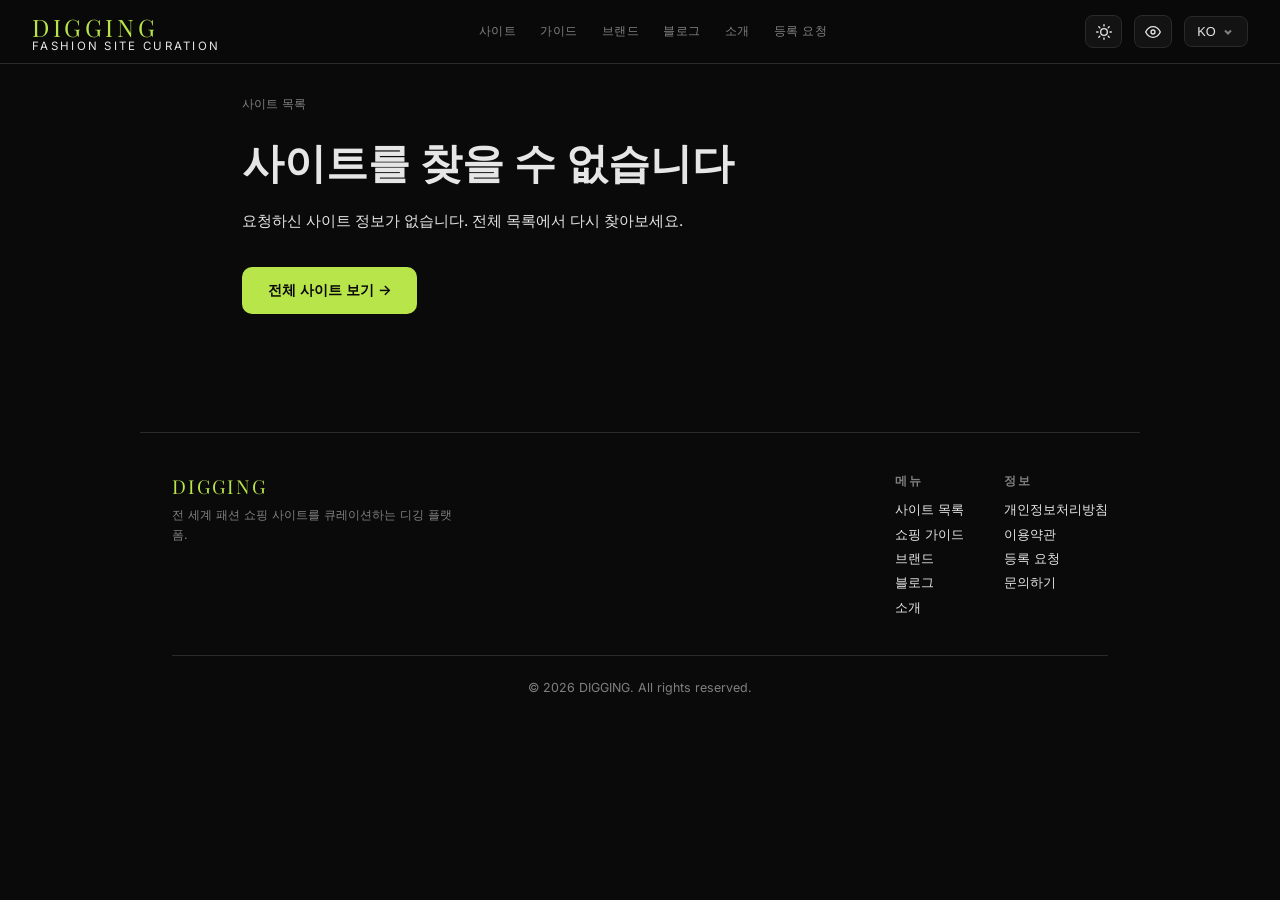
<file: site.html>
<!DOCTYPE html>
<html lang="ko">
<head>
  <meta charset="UTF-8" />
  <meta name="viewport" content="width=device-width, initial-scale=1.0" />
  <title>사이트 상세 — DIGGING</title>
  <meta name="description" id="metaDesc" content="DIGGING 에디터가 직접 검증한 패션 쇼핑 사이트 상세 리뷰 — 가격대, 한국 배송·관세 정보, 장단점, 추천 대상까지 한눈에." />
  <meta property="og:title" id="ogTitle" content="사이트 상세 — DIGGING" />
  <meta property="og:description" id="ogDesc" content="DIGGING 에디터가 직접 검증한 패션 쇼핑 사이트 상세 리뷰." />
  <meta property="og:type" content="article" />
  <meta property="og:url" id="ogUrl" content="https://vibe-coding-6ou.pages.dev/site" />
  <meta property="og:site_name" content="DIGGING" />
  <meta property="og:locale" content="ko_KR" />
  <meta name="google-adsense-account" content="ca-pub-4004698288665198">
  <link rel="canonical" id="canonicalLink" href="https://vibe-coding-6ou.pages.dev/site" />
  <script async src="https://pagead2.googlesyndication.com/pagead/js/adsbygoogle.js?client=ca-pub-4004698288665198" crossorigin="anonymous"></script>
  <!-- Google tag (gtag.js) -->
  <script async src="https://www.googletagmanager.com/gtag/js?id=G-Y7PCS90ZRL"></script>
  <script>
    window.dataLayer = window.dataLayer || [];
    function gtag(){dataLayer.push(arguments);}
    gtag('js', new Date());
    gtag('config', 'G-Y7PCS90ZRL');
  </script>
  <script type="text/javascript">
    (function(c,l,a,r,i,t,y){
        c[a]=c[a]||function(){(c[a].q=c[a].q||[]).push(arguments)};
        t=l.createElement(r);t.async=1;t.src="https://www.clarity.ms/tag/"+i;
        y=l.getElementsByTagName(r)[0];y.parentNode.insertBefore(t,y);
    })(window, document, "clarity", "script", "vks9106g6o");
  </script>
  <script type="application/ld+json" id="detailJsonLd"></script>
  <meta name="theme-color" content="#0a0a0a" />
  <link rel="preconnect" href="https://fonts.googleapis.com" />
  <link rel="preconnect" href="https://fonts.gstatic.com" crossorigin />
  <link rel="stylesheet" href="https://fonts.googleapis.com/css2?family=Inter:wght@300;400;500;600;700&family=Playfair+Display:wght@700&display=swap" />
  <link rel="icon" type="image/svg+xml" href="favicon.svg" />
  <link rel="stylesheet" href="shared.css" />
</head>
<body data-page="site">
<a href="#main" class="skip-link">Skip to content</a>

<header>
  <a href="index.html" class="logo">
    DIGGING
    <span>Fashion Site Curation</span>
  </a>
  <nav id="nav">
    <a href="sites.html" class="active">사이트</a>
    <a href="guide.html">가이드</a>
    <a href="brands.html">브랜드</a>
    <a href="blog.html">블로그</a>
    <a href="about.html">소개</a>
    <a href="submit.html">등록 요청</a>
  </nav>
  <button class="hamburger" id="hamburgerBtn" aria-label="Open menu" aria-expanded="false">
    <svg viewBox="0 0 24 24" fill="none" stroke="currentColor" stroke-width="2"><path d="M3 12h18M3 6h18M3 18h18"/></svg>
  </button>
  <div class="header-right">
    <button class="theme-btn" id="themeBtn" aria-label="Toggle theme"></button>
    <div class="vision-selector" id="visionSelector">
      <button class="vision-btn" id="visionBtn" aria-label="Color vision mode" aria-expanded="false" aria-haspopup="true">
        <svg viewBox="0 0 24 24" fill="none" stroke="currentColor" stroke-width="2" stroke-linecap="round" stroke-linejoin="round"><path d="M1 12s4-8 11-8 11 8 11 8-4 8-11 8-11-8-11-8z"/><circle cx="12" cy="12" r="3"/></svg>
      </button>
      <div class="vision-dropdown" id="visionDropdown" role="menu">
        <button class="vision-option active" role="menuitem" data-vision="normal">일반</button>
        <button class="vision-option" role="menuitem" data-vision="protanopia">적록 색약</button>
        <button class="vision-option" role="menuitem" data-vision="achromatopsia">완전 색맹</button>
      </div>
    </div>
    <div class="search-box">
      <svg width="14" height="14" viewBox="0 0 24 24" fill="none" stroke="currentColor" stroke-width="2">
        <circle cx="11" cy="11" r="8"/><path d="m21 21-4.35-4.35"/>
      </svg>
      <input type="text" id="searchInput" placeholder="사이트 검색…" aria-label="Search sites" />
    </div>
    <div class="lang-selector" id="langSelector">
      <button class="lang-btn" id="langBtn" aria-label="Select language" aria-expanded="false" aria-haspopup="true">
        <span id="langLabel">KO</span>
        <svg viewBox="0 0 12 12" fill="none" stroke="currentColor" stroke-width="2"><path d="M3 4.5l3 3 3-3"/></svg>
      </button>
      <div class="lang-dropdown" id="langDropdown" role="menu">
        <button class="lang-option active" role="menuitem" data-lang="ko">Korean</button>
        <button class="lang-option" role="menuitem" data-lang="en">English</button>
        <button class="lang-option" role="menuitem" data-lang="zh">Chinese</button>
        <button class="lang-option" role="menuitem" data-lang="ja">Japanese</button>
      </div>
    </div>
  </div>
</header>

<main id="main">
<article class="detail-wrap" id="detailWrap">
  <noscript>
    <p class="breadcrumb"><a href="sites.html">사이트 목록</a></p>
    <h1>사이트 상세 리뷰</h1>
    <p class="detail-lead">DIGGING이 직접 검증한 패션 쇼핑 사이트의 상세 리뷰 페이지입니다. 가격대, 한국 배송 및 관세 정보, 장단점, 추천 대상, 에디터 총평을 제공합니다. 전체 사이트 목록은 <a href="sites.html">사이트 페이지</a>에서 확인하세요.</p>
  </noscript>
</article>

<div class="ad-slot">
  <ins class="adsbygoogle" style="display:block" data-ad-client="ca-pub-4004698288665198" data-ad-slot="auto" data-ad-format="horizontal" data-full-width-responsive="true"></ins>
  <script>(adsbygoogle = window.adsbygoogle || []).push({});</script>
</div>
</main>

<footer>
  <div class="footer-top">
    <div class="footer-brand">
      <div class="f-logo">DIGGING</div>
      <p id="footerBrandDesc">전 세계 패션 쇼핑 사이트를 큐레이션하는 디깅 플랫폼.</p>
    </div>
    <div class="footer-links">
      <div class="footer-col">
        <h4 id="footerNavTitle">메뉴</h4>
        <a href="sites.html" id="footerNavSites">사이트 목록</a>
        <a href="guide.html" id="footerNavGuide">쇼핑 가이드</a>
        <a href="brands.html" id="footerNavBrands">브랜드</a>
        <a href="blog.html" id="footerNavBlog">블로그</a>
        <a href="about.html" id="footerNavAbout">소개</a>
      </div>
      <div class="footer-col">
        <h4 id="footerLegalTitle">정보</h4>
        <a href="privacy.html" id="footerPrivacy">개인정보처리방침</a>
        <a href="terms.html" id="footerTerms">이용약관</a>
        <a href="submit.html" id="footerNavSubmit">등록 요청</a>
        <a href="mailto:swesket@gmail.com" id="footerContact">문의하기</a>
      </div>
    </div>
  </div>
  <div class="footer-bottom" id="footerCopy">© 2026 DIGGING. All rights reserved.</div>
</footer>

<div class="mobile-nav" id="mobileNav" role="dialog" aria-label="Navigation menu">
  <div class="mobile-nav-panel">
    <button class="mobile-nav-close" aria-label="Close menu">&times;</button>
    <a href="index.html">Home</a>
    <a href="sites.html">Sites</a>
    <a href="guide.html">Guide</a>
    <a href="brands.html">Brands</a>
    <a href="blog.html">Blog</a>
    <a href="about.html">About</a>
    <a href="submit.html">Submit</a>
    <a href="community.html">Community</a>
  </div>
</div>

<script src="data.js"></script>
<script src="site-details.js"></script>
<script src="shared.js"></script>
<script>
  const SITE_ORIGIN = 'https://vibe-coding-6ou.pages.dev';
  const wrap = document.getElementById('detailWrap');
  const params = new URLSearchParams(window.location.search);
  const id = params.get('id');
  const site = (typeof sites !== 'undefined') ? sites.find(s => s.url === id) : null;

  // i18n labels for the detail page chrome (per language)
  const L = {
    ko: { back:'사이트 목록', visit:'공식 사이트 방문', price:'가격대', shipping:'배송·관세', pros:'장점', cons:'참고할 점', bestFor:'이런 분께 추천', verdict:'DIGGING 에디터 총평', related:'같은 카테고리의 다른 사이트', notFound:'사이트를 찾을 수 없습니다', notFoundDesc:'요청하신 사이트 정보가 없습니다. 전체 목록에서 다시 찾아보세요.', browseAll:'전체 사이트 보기' },
    en: { back:'All Sites', visit:'Visit Official Site', price:'Price Range', shipping:'Shipping & Duties', pros:'Pros', cons:'Things to Note', bestFor:'Best For', verdict:"DIGGING Editor's Verdict", related:'Other sites in this category', notFound:'Site not found', notFoundDesc:'We could not find that site. Try browsing the full directory.', browseAll:'Browse all sites' },
    zh: { back:'全部网站', visit:'访问官方网站', price:'价格区间', shipping:'配送与关税', pros:'优点', cons:'注意事项', bestFor:'推荐人群', verdict:'DIGGING 编辑点评', related:'同类别的其他网站', notFound:'未找到该网站', notFoundDesc:'找不到该网站信息，请返回完整列表重新查找。', browseAll:'查看全部网站' },
    ja: { back:'サイト一覧', visit:'公式サイトへ', price:'価格帯', shipping:'配送・関税', pros:'メリット', cons:'注意点', bestFor:'おすすめの方', verdict:'DIGGING 編集部の総評', related:'同じカテゴリの他サイト', notFound:'サイトが見つかりません', notFoundDesc:'お探しのサイト情報がありません。一覧から再度お探しください。', browseAll:'すべてのサイトを見る' }
  };

  function esc(str){ return String(str).replace(/[&<>"']/g, c => ({'&':'&amp;','<':'&lt;','>':'&gt;','"':'&quot;',"'":'&#39;'}[c])); }

  function pick(obj, lang){ if(!obj) return null; return obj[lang] || obj.ko; }

  function renderDetail() {
    const lang = (typeof currentLang !== 'undefined') ? currentLang : 'ko';
    const t = L[lang] || L.ko;

    if (!site) {
      document.title = t.notFound + ' — DIGGING';
      wrap.innerHTML = `<p class="breadcrumb"><a href="sites.html">${t.back}</a></p>
        <div class="detail-hero"><h1>${t.notFound}</h1></div>
        <p class="detail-lead">${t.notFoundDesc}</p>
        <a class="detail-cta" href="sites.html">${t.browseAll} →</a>`;
      return;
    }

    const desc = pick(site.desc, lang);
    const tags = pick(site.tags, lang) || [];
    const d = (typeof siteDetails !== 'undefined') ? siteDetails[site.url] : null;

    // ── meta / title / canonical (dynamic) ──
    const canonical = `${SITE_ORIGIN}/site?id=${encodeURIComponent(site.url)}`;
    const metaDescText = desc.length > 155 ? desc.slice(0, 152) + '…' : desc;
    document.title = `${site.name} 리뷰 — DIGGING`;
    document.documentElement.lang = lang;
    setMeta('metaDesc', metaDescText, 'content');
    setMeta('ogTitle', `${site.name} — DIGGING`, 'content');
    setMeta('ogDesc', metaDescText, 'content');
    setMeta('ogUrl', canonical, 'content');
    document.getElementById('canonicalLink').setAttribute('href', canonical);

    // ── JSON-LD ──
    const ld = {
      "@context": "https://schema.org",
      "@type": "Review",
      "itemReviewed": { "@type": "Organization", "name": site.name, "url": site.href },
      "author": { "@type": "Organization", "name": "DIGGING" },
      "reviewBody": desc,
      "url": canonical
    };
    document.getElementById('detailJsonLd').textContent = JSON.stringify(ld);

    // ── facts ──
    let factsHtml = '';
    if (d) {
      const price = pick(d.priceRange, lang);
      const ship = pick(d.shipping, lang);
      const best = pick(d.bestFor, lang);
      if (price) factsHtml += `<div class="detail-fact"><h4>${t.price}</h4><p>${esc(price)}</p></div>`;
      if (ship)  factsHtml += `<div class="detail-fact"><h4>${t.shipping}</h4><p>${esc(ship)}</p></div>`;
      if (best)  factsHtml += `<div class="detail-fact"><h4>${t.bestFor}</h4><p>${esc(best)}</p></div>`;
    }
    const factsBlock = factsHtml ? `<div class="detail-facts">${factsHtml}</div>` : '';

    // ── pros / cons ──
    let pcBlock = '';
    if (d && (d.pros || d.cons)) {
      const pros = (pick(d.pros, lang) || []).map(x => `<li>${esc(x)}</li>`).join('');
      const cons = (pick(d.cons, lang) || []).map(x => `<li>${esc(x)}</li>`).join('');
      pcBlock = `<div class="detail-proscons">
        ${pros ? `<div class="detail-col pros"><h4>${t.pros}</h4><ul>${pros}</ul></div>` : ''}
        ${cons ? `<div class="detail-col cons"><h4>${t.cons}</h4><ul>${cons}</ul></div>` : ''}
      </div>`;
    }

    // ── verdict ──
    let verdictBlock = '';
    if (d) {
      const v = pick(d.verdict, lang);
      if (v) verdictBlock = `<div class="detail-verdict"><h3>${t.verdict}</h3><p>${esc(v)}</p></div>`;
    }

    // ── related (same category) ──
    const related = sites.filter(s => s.cat === site.cat && s.url !== site.url).slice(0, 3);
    let relatedBlock = '';
    if (related.length) {
      const cards = related.map(s => {
        const rd = pick(s.desc, lang);
        const short = rd.length > 90 ? rd.slice(0, 88) + '…' : rd;
        return `<a class="card" href="site?id=${encodeURIComponent(s.url)}">
          <div class="card-head"><div class="favicon">${s.emoji}</div><div><div class="card-title">${esc(s.name)}</div><div class="card-url">${esc(s.url)}</div></div></div>
          <p class="card-desc">${esc(short)}</p>
          <div class="card-footer"><div class="tags"></div><span class="arrow">→</span></div></a>`;
      }).join('');
      relatedBlock = `<section class="detail-related"><h3>${t.related}</h3><div class="grid">${cards}</div></section>`;
    }

    wrap.innerHTML = `
      <p class="breadcrumb"><a href="sites.html">${t.back}</a><span>/</span>${esc(site.name)}</p>
      <div class="detail-hero">
        <div class="favicon">${site.emoji}</div>
        <div>
          <h1>${esc(site.name)}</h1>
          <div class="detail-url">${esc(site.url)}</div>
        </div>
      </div>
      <div class="detail-tags">${tags.map(x => `<span class="tag">${esc(x)}</span>`).join('')}</div>
      <p class="detail-lead">${esc(desc)}</p>
      <a class="detail-cta" href="${site.href}" target="_blank" rel="noopener noreferrer nofollow sponsored">${t.visit} →</a>
      ${factsBlock}
      ${pcBlock}
      ${verdictBlock}
      ${relatedBlock}
    `;
  }

  function setMeta(id, value, attr){ const el = document.getElementById(id); if (el) el.setAttribute(attr, value); }

  document.addEventListener('langchange', renderDetail);
  // initial render (shared.js dispatches langchange on load, but render immediately too as a fallback)
  renderDetail();
</script>
</body>
</html>
</file>
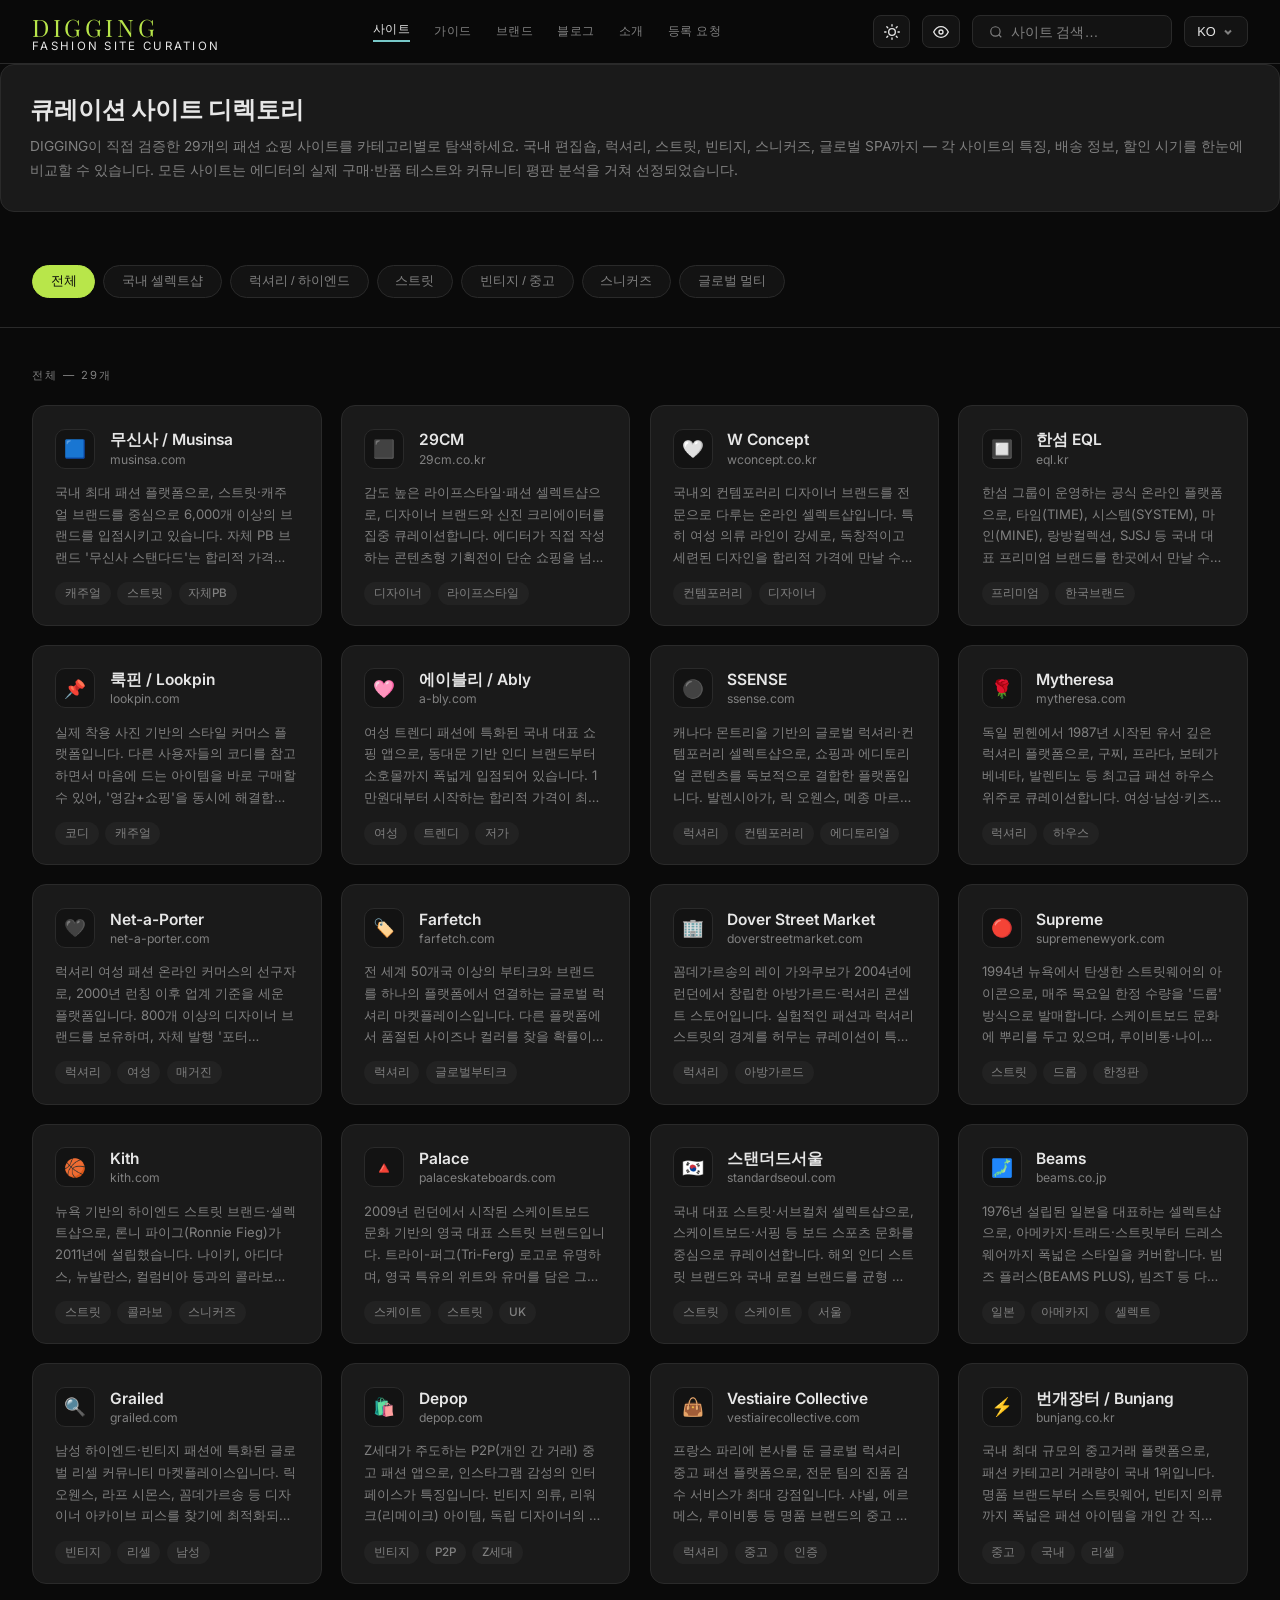
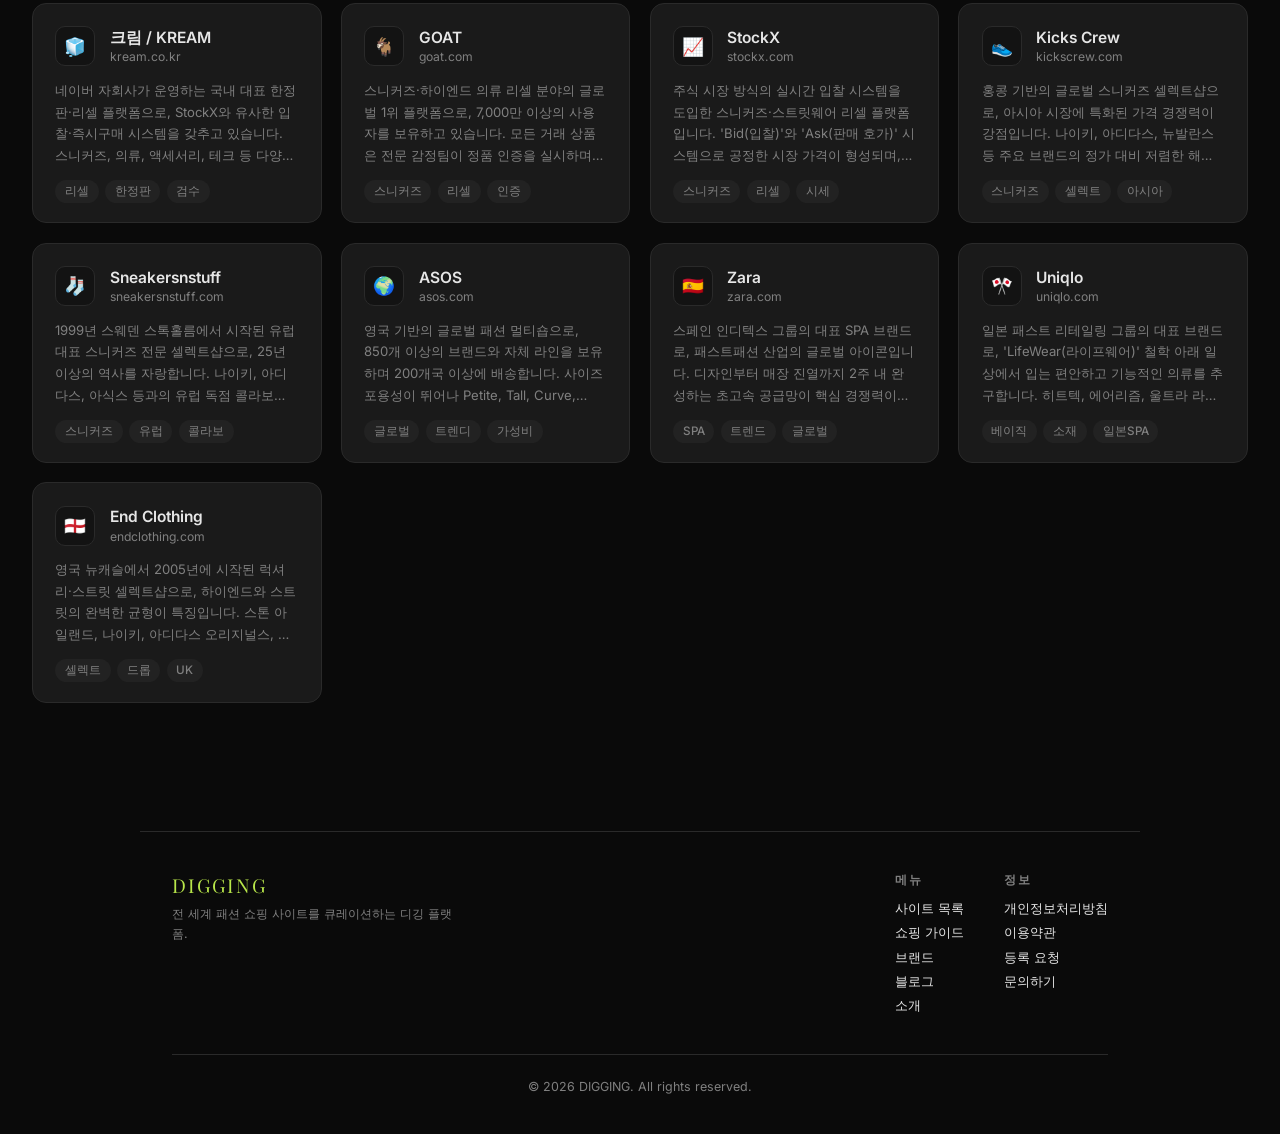
<file: sites.html>
<!DOCTYPE html>
<html lang="ko">
<head>
  <meta charset="UTF-8" />
  <meta name="viewport" content="width=device-width, initial-scale=1.0" />
  <title>Sites — DIGGING</title>
  <meta name="description" content="Curated fashion shopping sites from around the world. Browse 30+ hand-picked sites across luxury, street, vintage, sneaker, and global fashion categories." />
  <meta property="og:title" content="Sites — DIGGING" />
  <meta property="og:description" content="Curated fashion shopping sites from around the world. Browse 30+ hand-picked sites across luxury, street, vintage, sneaker, and global fashion categories." />
  <meta property="og:type" content="website" />
  <meta property="og:url" content="https://vibe-coding-6ou.pages.dev/sites.html" />
  <meta property="og:site_name" content="DIGGING" />
  <meta property="og:locale" content="ko_KR" />
  <meta name="google-adsense-account" content="ca-pub-4004698288665198">
  <link rel="canonical" href="https://vibe-coding-6ou.pages.dev/sites.html" />
  <script async src="https://pagead2.googlesyndication.com/pagead/js/adsbygoogle.js?client=ca-pub-4004698288665198" crossorigin="anonymous"></script>
  <!-- Google tag (gtag.js) -->
  <script async src="https://www.googletagmanager.com/gtag/js?id=G-Y7PCS90ZRL"></script>
  <script>
    window.dataLayer = window.dataLayer || [];
    function gtag(){dataLayer.push(arguments);}
    gtag('js', new Date());
    gtag('config', 'G-Y7PCS90ZRL');
  </script>
  <script type="text/javascript">
    (function(c,l,a,r,i,t,y){
        c[a]=c[a]||function(){(c[a].q=c[a].q||[]).push(arguments)};
        t=l.createElement(r);t.async=1;t.src="https://www.clarity.ms/tag/"+i;
        y=l.getElementsByTagName(r)[0];y.parentNode.insertBefore(t,y);
    })(window, document, "clarity", "script", "vks9106g6o");
  </script>
  <script type="application/ld+json">
  {
    "@context": "https://schema.org",
    "@type": "ItemList",
    "name": "Curated Fashion Shopping Sites",
    "description": "30+ hand-picked fashion shopping sites curated by DIGGING editors across luxury, street, vintage, sneaker, and global categories.",
    "numberOfItems": 29,
    "itemListElement": [
      { "@type": "ListItem", "position": 1, "name": "Musinsa", "url": "https://www.musinsa.com" },
      { "@type": "ListItem", "position": 2, "name": "29CM", "url": "https://www.29cm.co.kr" },
      { "@type": "ListItem", "position": 3, "name": "W Concept", "url": "https://www.wconcept.co.kr" },
      { "@type": "ListItem", "position": 4, "name": "EQL", "url": "https://www.eql.kr" },
      { "@type": "ListItem", "position": 5, "name": "Lookpin", "url": "https://www.lookpin.com" },
      { "@type": "ListItem", "position": 6, "name": "Ably", "url": "https://www.a-bly.com" },
      { "@type": "ListItem", "position": 7, "name": "SSENSE", "url": "https://www.ssense.com" },
      { "@type": "ListItem", "position": 8, "name": "Mytheresa", "url": "https://www.mytheresa.com" },
      { "@type": "ListItem", "position": 9, "name": "Net-a-Porter", "url": "https://www.net-a-porter.com" },
      { "@type": "ListItem", "position": 10, "name": "Farfetch", "url": "https://www.farfetch.com" },
      { "@type": "ListItem", "position": 11, "name": "Dover Street Market", "url": "https://www.doverstreetmarket.com" },
      { "@type": "ListItem", "position": 12, "name": "Supreme", "url": "https://www.supremenewyork.com" },
      { "@type": "ListItem", "position": 13, "name": "Kith", "url": "https://kith.com" },
      { "@type": "ListItem", "position": 14, "name": "Palace", "url": "https://www.palaceskateboards.com" },
      { "@type": "ListItem", "position": 15, "name": "Standard Seoul", "url": "https://www.standardseoul.com" },
      { "@type": "ListItem", "position": 16, "name": "Beams", "url": "https://www.beams.co.jp" },
      { "@type": "ListItem", "position": 17, "name": "Grailed", "url": "https://www.grailed.com" },
      { "@type": "ListItem", "position": 18, "name": "Depop", "url": "https://www.depop.com" },
      { "@type": "ListItem", "position": 19, "name": "Vestiaire Collective", "url": "https://www.vestiairecollective.com" },
      { "@type": "ListItem", "position": 20, "name": "Bunjang", "url": "https://www.bunjang.co.kr" },
      { "@type": "ListItem", "position": 21, "name": "KREAM", "url": "https://kream.co.kr" },
      { "@type": "ListItem", "position": 22, "name": "GOAT", "url": "https://www.goat.com" },
      { "@type": "ListItem", "position": 23, "name": "StockX", "url": "https://stockx.com" },
      { "@type": "ListItem", "position": 24, "name": "Kicks Crew", "url": "https://www.kickscrew.com" },
      { "@type": "ListItem", "position": 25, "name": "Sneakersnstuff", "url": "https://www.sneakersnstuff.com" },
      { "@type": "ListItem", "position": 26, "name": "ASOS", "url": "https://www.asos.com" },
      { "@type": "ListItem", "position": 27, "name": "Zara", "url": "https://www.zara.com" },
      { "@type": "ListItem", "position": 28, "name": "Uniqlo", "url": "https://www.uniqlo.com" },
      { "@type": "ListItem", "position": 29, "name": "End Clothing", "url": "https://www.endclothing.com" }
    ]
  }
  </script>
  <meta name="theme-color" content="#0a0a0a" />
  <link rel="preconnect" href="https://fonts.googleapis.com" />
  <link rel="preconnect" href="https://fonts.gstatic.com" crossorigin />
  <link rel="stylesheet" href="https://fonts.googleapis.com/css2?family=Inter:wght@300;400;500;600;700&family=Playfair+Display:wght@700&display=swap" />
  <link rel="icon" type="image/svg+xml" href="favicon.svg" />
  <link rel="stylesheet" href="shared.css" />
</head>
<body data-page="sites">
<a href="#main" class="skip-link">Skip to content</a>

<header>
  <a href="index.html" class="logo">
    DIGGING
    <span>Fashion Site Curation</span>
  </a>
  <nav id="nav">
    <a href="sites.html" class="active">사이트</a>
    <a href="guide.html">가이드</a>
    <a href="brands.html">브랜드</a>
    <a href="blog.html">블로그</a>
    <a href="about.html">소개</a>
    <a href="submit.html">등록 요청</a>
  </nav>
  <button class="hamburger" id="hamburgerBtn" aria-label="Open menu" aria-expanded="false">
    <svg viewBox="0 0 24 24" fill="none" stroke="currentColor" stroke-width="2"><path d="M3 12h18M3 6h18M3 18h18"/></svg>
  </button>
  <div class="header-right">
    <button class="theme-btn" id="themeBtn" aria-label="Toggle theme"></button>
    <div class="vision-selector" id="visionSelector">
      <button class="vision-btn" id="visionBtn" aria-label="Color vision mode" aria-expanded="false" aria-haspopup="true">
        <svg viewBox="0 0 24 24" fill="none" stroke="currentColor" stroke-width="2" stroke-linecap="round" stroke-linejoin="round"><path d="M1 12s4-8 11-8 11 8 11 8-4 8-11 8-11-8-11-8z"/><circle cx="12" cy="12" r="3"/></svg>
      </button>
      <div class="vision-dropdown" id="visionDropdown" role="menu">
        <button class="vision-option active" role="menuitem" data-vision="normal">일반</button>
        <button class="vision-option" role="menuitem" data-vision="protanopia">적록 색약</button>
        <button class="vision-option" role="menuitem" data-vision="achromatopsia">완전 색맹</button>
      </div>
    </div>
    <div class="search-box">
      <svg width="14" height="14" viewBox="0 0 24 24" fill="none" stroke="currentColor" stroke-width="2">
        <circle cx="11" cy="11" r="8"/><path d="m21 21-4.35-4.35"/>
      </svg>
      <input type="text" id="searchInput" placeholder="사이트 검색…" aria-label="Search sites" />
    </div>
    <div class="lang-selector" id="langSelector">
      <button class="lang-btn" id="langBtn" aria-label="Select language" aria-expanded="false" aria-haspopup="true">
        <span id="langLabel">KO</span>
        <svg viewBox="0 0 12 12" fill="none" stroke="currentColor" stroke-width="2"><path d="M3 4.5l3 3 3-3"/></svg>
      </button>
      <div class="lang-dropdown" id="langDropdown" role="menu">
        <button class="lang-option active" role="menuitem" data-lang="ko">Korean</button>
        <button class="lang-option" role="menuitem" data-lang="en">English</button>
        <button class="lang-option" role="menuitem" data-lang="zh">Chinese</button>
        <button class="lang-option" role="menuitem" data-lang="ja">Japanese</button>
      </div>
    </div>
  </div>
</header>

<main id="main">
<section class="about-block" id="sitesIntroBlock" style="margin-bottom:1.5rem;">
  <h2 id="sitesTitle" style="margin-bottom:0.5rem;">큐레이션 사이트 디렉토리</h2>
  <p id="sitesIntroDesc">DIGGING이 직접 검증한 29개의 패션 쇼핑 사이트를 카테고리별로 탐색하세요. 국내 편집숍, 럭셔리, 스트릿, 빈티지, 스니커즈, 글로벌 SPA까지 — 각 사이트의 특징, 배송 정보, 할인 시기를 한눈에 비교할 수 있습니다. 모든 사이트는 에디터의 실제 구매·반품 테스트와 커뮤니티 평판 분석을 거쳐 선정되었습니다.</p>
</section>
<div class="filter-bar" id="filterBar"></div>

<div class="main" id="sites">
  <p class="section-label" id="sectionLabel">전체 — 29개</p>
  <div class="grid" id="grid"></div>
  <div class="empty" id="empty">검색 결과가 없습니다.</div>

  <noscript>
  <div class="grid">
    <a class="card" href="site?id=musinsa.com"><div class="card-head"><div class="favicon">🟦</div><div><div class="card-title">무신사 / Musinsa</div><div class="card-url">musinsa.com</div></div></div><p class="card-desc">국내 최대 패션 플랫폼으로, 스트릿·캐주얼 브랜드를 중심으로 6,000개 이상의 브랜드를 입점시키고 있습니다. 자체 PB 브랜드 '무신사 스탠다드'는 합리적 가격에 베이직 아이템을 제공하며, 1월·7월 대규모 세일에서는 최대 80% 할인이 적용됩니다.</p><div class="card-footer"><div class="tags"><span class="tag">캐주얼</span><span class="tag">스트릿</span><span class="tag">자체PB</span></div><span class="arrow">→</span></div></a>
    <a class="card" href="site?id=29cm.co.kr"><div class="card-head"><div class="favicon">⬛</div><div><div class="card-title">29CM</div><div class="card-url">29cm.co.kr</div></div></div><p class="card-desc">감도 높은 라이프스타일·패션 셀렉트샵으로, 디자이너 브랜드와 신진 크리에이터를 집중 큐레이션합니다. 에디터가 직접 작성하는 콘텐츠형 기획전이 단순 쇼핑을 넘어 브랜드 스토리까지 전달합니다.</p><div class="card-footer"><div class="tags"><span class="tag">디자이너</span><span class="tag">라이프스타일</span></div><span class="arrow">→</span></div></a>
    <a class="card" href="site?id=wconcept.co.kr"><div class="card-head"><div class="favicon">🤍</div><div><div class="card-title">W Concept</div><div class="card-url">wconcept.co.kr</div></div></div><p class="card-desc">국내외 컨템포러리 디자이너 브랜드를 전문으로 다루는 온라인 셀렉트샵입니다. 여성 의류 라인이 강세로, 독창적이고 세련된 디자인을 합리적 가격에 만날 수 있습니다.</p><div class="card-footer"><div class="tags"><span class="tag">컨템포러리</span><span class="tag">디자이너</span></div><span class="arrow">→</span></div></a>
    <a class="card" href="site?id=eql.kr"><div class="card-head"><div class="favicon">🔲</div><div><div class="card-title">한섬 EQL</div><div class="card-url">eql.kr</div></div></div><p class="card-desc">한섬 그룹이 운영하는 공식 온라인 플랫폼으로, 타임(TIME), 시스템(SYSTEM), 마인(MINE) 등 국내 대표 프리미엄 브랜드를 한곳에서 만날 수 있습니다.</p><div class="card-footer"><div class="tags"><span class="tag">프리미엄</span><span class="tag">한국브랜드</span></div><span class="arrow">→</span></div></a>
    <a class="card" href="site?id=lookpin.com"><div class="card-head"><div class="favicon">📌</div><div><div class="card-title">룩핀 / Lookpin</div><div class="card-url">lookpin.com</div></div></div><p class="card-desc">실제 착용 사진 기반의 스타일 커머스 플랫폼입니다. 다른 사용자들의 코디를 참고하면서 마음에 드는 아이템을 바로 구매할 수 있습니다.</p><div class="card-footer"><div class="tags"><span class="tag">코디</span><span class="tag">캐주얼</span></div><span class="arrow">→</span></div></a>
    <a class="card" href="site?id=a-bly.com"><div class="card-head"><div class="favicon">🩷</div><div><div class="card-title">에이블리 / Ably</div><div class="card-url">a-bly.com</div></div></div><p class="card-desc">여성 트렌디 패션에 특화된 국내 대표 쇼핑 앱으로, 동대문 기반 인디 브랜드부터 소호몰까지 폭넓게 입점되어 있습니다.</p><div class="card-footer"><div class="tags"><span class="tag">여성</span><span class="tag">트렌디</span><span class="tag">저가</span></div><span class="arrow">→</span></div></a>
    <a class="card" href="site?id=ssense.com"><div class="card-head"><div class="favicon">⚫</div><div><div class="card-title">SSENSE</div><div class="card-url">ssense.com</div></div></div><p class="card-desc">캐나다 몬트리올 기반의 글로벌 럭셔리·컨템포러리 셀렉트샵으로, 쇼핑과 에디토리얼 콘텐츠를 독보적으로 결합한 플랫폼입니다. 시즌 오프 세일 시 최대 70% 할인이 적용됩니다.</p><div class="card-footer"><div class="tags"><span class="tag">럭셔리</span><span class="tag">컨템포러리</span><span class="tag">에디토리얼</span></div><span class="arrow">→</span></div></a>
    <a class="card" href="site?id=mytheresa.com"><div class="card-head"><div class="favicon">🌹</div><div><div class="card-title">Mytheresa</div><div class="card-url">mytheresa.com</div></div></div><p class="card-desc">독일 뮌헨에서 1987년 시작된 유서 깊은 럭셔리 플랫폼으로, 구찌, 프라다, 보테가 베네타, 발렌티노 등 최고급 패션 하우스 위주로 큐레이션합니다.</p><div class="card-footer"><div class="tags"><span class="tag">럭셔리</span><span class="tag">하우스</span></div><span class="arrow">→</span></div></a>
    <a class="card" href="site?id=net-a-porter.com"><div class="card-head"><div class="favicon">🖤</div><div><div class="card-title">Net-a-Porter</div><div class="card-url">net-a-porter.com</div></div></div><p class="card-desc">럭셔리 여성 패션 온라인 커머스의 선구자로, 2000년 런칭 이후 업계 기준을 세운 플랫폼입니다. 800개 이상의 디자이너 브랜드를 보유합니다.</p><div class="card-footer"><div class="tags"><span class="tag">럭셔리</span><span class="tag">여성</span><span class="tag">매거진</span></div><span class="arrow">→</span></div></a>
    <a class="card" href="site?id=farfetch.com"><div class="card-head"><div class="favicon">🏷️</div><div><div class="card-title">Farfetch</div><div class="card-url">farfetch.com</div></div></div><p class="card-desc">전 세계 50개국 이상의 부티크와 브랜드를 하나의 플랫폼에서 연결하는 글로벌 럭셔리 마켓플레이스입니다.</p><div class="card-footer"><div class="tags"><span class="tag">럭셔리</span><span class="tag">글로벌부티크</span></div><span class="arrow">→</span></div></a>
    <a class="card" href="site?id=doverstreetmarket.com"><div class="card-head"><div class="favicon">🏢</div><div><div class="card-title">Dover Street Market</div><div class="card-url">doverstreetmarket.com</div></div></div><p class="card-desc">꼼데가르송의 레이 가와쿠보가 2004년에 런던에서 창립한 아방가르드·럭셔리 콘셉트 스토어입니다.</p><div class="card-footer"><div class="tags"><span class="tag">럭셔리</span><span class="tag">아방가르드</span></div><span class="arrow">→</span></div></a>
    <a class="card" href="site?id=supremenewyork.com"><div class="card-head"><div class="favicon">🔴</div><div><div class="card-title">Supreme</div><div class="card-url">supremenewyork.com</div></div></div><p class="card-desc">1994년 뉴욕에서 탄생한 스트릿웨어의 아이콘으로, 매주 목요일 한정 수량을 '드롭' 방식으로 발매합니다.</p><div class="card-footer"><div class="tags"><span class="tag">스트릿</span><span class="tag">드롭</span><span class="tag">한정판</span></div><span class="arrow">→</span></div></a>
    <a class="card" href="site?id=kith.com"><div class="card-head"><div class="favicon">🏀</div><div><div class="card-title">Kith</div><div class="card-url">kith.com</div></div></div><p class="card-desc">뉴욕 기반의 하이엔드 스트릿 브랜드·셀렉트샵으로, 론니 파이그(Ronnie Fieg)가 2011년에 설립했습니다.</p><div class="card-footer"><div class="tags"><span class="tag">스트릿</span><span class="tag">콜라보</span><span class="tag">스니커즈</span></div><span class="arrow">→</span></div></a>
    <a class="card" href="site?id=palaceskateboards.com"><div class="card-head"><div class="favicon">🔺</div><div><div class="card-title">Palace</div><div class="card-url">palaceskateboards.com</div></div></div><p class="card-desc">2009년 런던에서 시작된 스케이트보드 문화 기반의 영국 대표 스트릿 브랜드입니다.</p><div class="card-footer"><div class="tags"><span class="tag">스케이트</span><span class="tag">스트릿</span><span class="tag">UK</span></div><span class="arrow">→</span></div></a>
    <a class="card" href="site?id=standardseoul.com"><div class="card-head"><div class="favicon">🇰🇷</div><div><div class="card-title">스탠더드서울</div><div class="card-url">standardseoul.com</div></div></div><p class="card-desc">국내 대표 스트릿·서브컬처 셀렉트샵으로, 스케이트보드·서핑 등 보드 스포츠 문화를 중심으로 큐레이션합니다.</p><div class="card-footer"><div class="tags"><span class="tag">스트릿</span><span class="tag">스케이트</span><span class="tag">서울</span></div><span class="arrow">→</span></div></a>
    <a class="card" href="site?id=beams.co.jp"><div class="card-head"><div class="favicon">🗾</div><div><div class="card-title">Beams</div><div class="card-url">beams.co.jp</div></div></div><p class="card-desc">1976년 설립된 일본을 대표하는 셀렉트샵으로, 아메카지·트래드·스트릿부터 드레스 웨어까지 폭넓은 스타일을 커버합니다.</p><div class="card-footer"><div class="tags"><span class="tag">일본</span><span class="tag">셀렉트샵</span></div><span class="arrow">→</span></div></a>
    <a class="card" href="site?id=grailed.com"><div class="card-head"><div class="favicon">🔍</div><div><div class="card-title">Grailed</div><div class="card-url">grailed.com</div></div></div><p class="card-desc">남성 하이엔드·빈티지 패션에 특화된 글로벌 리셀 커뮤니티 마켓플레이스입니다.</p><div class="card-footer"><div class="tags"><span class="tag">빈티지</span><span class="tag">리셀</span></div><span class="arrow">→</span></div></a>
    <a class="card" href="site?id=depop.com"><div class="card-head"><div class="favicon">🛍️</div><div><div class="card-title">Depop</div><div class="card-url">depop.com</div></div></div><p class="card-desc">Z세대가 주도하는 P2P 중고 패션 앱으로, 인스타그램 감성의 인터페이스가 특징입니다.</p><div class="card-footer"><div class="tags"><span class="tag">중고</span><span class="tag">Z세대</span></div><span class="arrow">→</span></div></a>
    <a class="card" href="site?id=vestiairecollective.com"><div class="card-head"><div class="favicon">👜</div><div><div class="card-title">Vestiaire Collective</div><div class="card-url">vestiairecollective.com</div></div></div><p class="card-desc">프랑스 파리에 본사를 둔 글로벌 럭셔리 중고 패션 플랫폼으로, 전문 팀의 진품 검수 서비스가 최대 강점입니다.</p><div class="card-footer"><div class="tags"><span class="tag">럭셔리중고</span><span class="tag">진품검수</span></div><span class="arrow">→</span></div></a>
    <a class="card" href="site?id=bunjang.co.kr"><div class="card-head"><div class="favicon">⚡</div><div><div class="card-title">번개장터 / Bunjang</div><div class="card-url">bunjang.co.kr</div></div></div><p class="card-desc">국내 최대 규모의 중고거래 플랫폼으로, 패션 카테고리 거래량이 국내 1위입니다.</p><div class="card-footer"><div class="tags"><span class="tag">중고</span><span class="tag">국내</span></div><span class="arrow">→</span></div></a>
    <a class="card" href="site?id=kream.co.kr"><div class="card-head"><div class="favicon">🧊</div><div><div class="card-title">크림 / KREAM</div><div class="card-url">kream.co.kr</div></div></div><p class="card-desc">네이버 자회사가 운영하는 국내 대표 한정판·리셀 플랫폼으로, StockX와 유사한 입찰·즉시구매 시스템을 갖추고 있습니다.</p><div class="card-footer"><div class="tags"><span class="tag">리셀</span><span class="tag">한정판</span></div><span class="arrow">→</span></div></a>
    <a class="card" href="site?id=goat.com"><div class="card-head"><div class="favicon">🐐</div><div><div class="card-title">GOAT</div><div class="card-url">goat.com</div></div></div><p class="card-desc">스니커즈·하이엔드 의류 리셀 분야의 글로벌 1위 플랫폼으로, 7,000만 이상의 사용자를 보유하고 있습니다.</p><div class="card-footer"><div class="tags"><span class="tag">스니커즈</span><span class="tag">리셀</span></div><span class="arrow">→</span></div></a>
    <a class="card" href="site?id=stockx.com"><div class="card-head"><div class="favicon">📈</div><div><div class="card-title">StockX</div><div class="card-url">stockx.com</div></div></div><p class="card-desc">주식 시장 방식의 실시간 입찰 시스템을 도입한 스니커즈·스트릿웨어 리셀 플랫폼입니다.</p><div class="card-footer"><div class="tags"><span class="tag">리셀</span><span class="tag">스니커즈</span></div><span class="arrow">→</span></div></a>
    <a class="card" href="site?id=kickscrew.com"><div class="card-head"><div class="favicon">👟</div><div><div class="card-title">Kicks Crew</div><div class="card-url">kickscrew.com</div></div></div><p class="card-desc">홍콩 기반의 글로벌 스니커즈 셀렉트샵으로, 아시아 시장에 특화된 가격 경쟁력이 강점입니다.</p><div class="card-footer"><div class="tags"><span class="tag">스니커즈</span><span class="tag">글로벌</span></div><span class="arrow">→</span></div></a>
    <a class="card" href="site?id=sneakersnstuff.com"><div class="card-head"><div class="favicon">🧦</div><div><div class="card-title">Sneakersnstuff</div><div class="card-url">sneakersnstuff.com</div></div></div><p class="card-desc">1999년 스웨덴 스톡홀름에서 시작된 유럽 대표 스니커즈 전문 셀렉트샵으로, 25년 이상의 역사를 자랑합니다.</p><div class="card-footer"><div class="tags"><span class="tag">스니커즈</span><span class="tag">유럽</span></div><span class="arrow">→</span></div></a>
    <a class="card" href="site?id=asos.com"><div class="card-head"><div class="favicon">🌍</div><div><div class="card-title">ASOS</div><div class="card-url">asos.com</div></div></div><p class="card-desc">영국 기반의 글로벌 패션 멀티숍으로, 850개 이상의 브랜드와 자체 라인을 보유하며 200개국 이상에 배송합니다.</p><div class="card-footer"><div class="tags"><span class="tag">글로벌</span><span class="tag">멀티브랜드</span></div><span class="arrow">→</span></div></a>
    <a class="card" href="site?id=zara.com"><div class="card-head"><div class="favicon">🇪🇸</div><div><div class="card-title">Zara</div><div class="card-url">zara.com</div></div></div><p class="card-desc">스페인 인디텍스 그룹의 대표 SPA 브랜드로, 패스트패션 산업의 글로벌 아이콘입니다.</p><div class="card-footer"><div class="tags"><span class="tag">SPA</span><span class="tag">트렌드</span></div><span class="arrow">→</span></div></a>
    <a class="card" href="site?id=uniqlo.com"><div class="card-head"><div class="favicon">🎌</div><div><div class="card-title">Uniqlo</div><div class="card-url">uniqlo.com</div></div></div><p class="card-desc">일본 패스트 리테일링 그룹의 대표 브랜드로, 'LifeWear' 철학 아래 일상에서 입는 편안하고 기능적인 의류를 추구합니다.</p><div class="card-footer"><div class="tags"><span class="tag">베이직</span><span class="tag">기능성</span></div><span class="arrow">→</span></div></a>
    <a class="card" href="site?id=endclothing.com"><div class="card-head"><div class="favicon">🏴󠁧󠁢󠁥󠁮󠁧󠁿</div><div><div class="card-title">End Clothing</div><div class="card-url">endclothing.com</div></div></div><p class="card-desc">영국 뉴캐슬에서 2005년에 시작된 럭셔리·스트릿 셀렉트샵으로, 하이엔드와 스트릿의 완벽한 균형이 특징입니다.</p><div class="card-footer"><div class="tags"><span class="tag">럭셔리</span><span class="tag">스트릿</span></div><span class="arrow">→</span></div></a>
  </div>
  </noscript>
</div>

<div class="ad-slot">
  <ins class="adsbygoogle" style="display:block" data-ad-client="ca-pub-4004698288665198" data-ad-slot="auto" data-ad-format="horizontal" data-full-width-responsive="true"></ins>
  <script>(adsbygoogle = window.adsbygoogle || []).push({});</script>
</div>
</main>

<footer>
  <div class="footer-top">
    <div class="footer-brand">
      <div class="f-logo">DIGGING</div>
      <p id="footerBrandDesc">전 세계 패션 쇼핑 사이트를 큐레이션하는 디깅 플랫폼.</p>
    </div>
    <div class="footer-links">
      <div class="footer-col">
        <h4 id="footerNavTitle">메뉴</h4>
        <a href="sites.html" id="footerNavSites">사이트 목록</a>
        <a href="guide.html" id="footerNavGuide">쇼핑 가이드</a>
        <a href="brands.html" id="footerNavBrands">브랜드</a>
        <a href="blog.html" id="footerNavBlog">블로그</a>
        <a href="about.html" id="footerNavAbout">소개</a>
      </div>
      <div class="footer-col">
        <h4 id="footerLegalTitle">정보</h4>
        <a href="privacy.html" id="footerPrivacy">개인정보처리방침</a>
        <a href="terms.html" id="footerTerms">이용약관</a>
        <a href="submit.html" id="footerNavSubmit">등록 요청</a>
        <a href="mailto:swesket@gmail.com" id="footerContact">문의하기</a>
      </div>
    </div>
  </div>
  <div class="footer-bottom" id="footerCopy">© 2026 DIGGING. All rights reserved.</div>
</footer>

<script src="data.js"></script>

<div class="mobile-nav" id="mobileNav" role="dialog" aria-label="Navigation menu">
  <div class="mobile-nav-panel">
    <button class="mobile-nav-close" aria-label="Close menu">&times;</button>
    <a href="index.html">Home</a>
    <a href="sites.html">Sites</a>
    <a href="guide.html">Guide</a>
    <a href="brands.html">Brands</a>
    <a href="blog.html">Blog</a>
    <a href="about.html">About</a>
    <a href="submit.html">Submit</a>
    <a href="community.html">Community</a>
  </div>
</div>

<script src="shared.js"></script>
<script>
  const grid = document.getElementById('grid');
  const emptyEl = document.getElementById('empty');
  const searchInput = document.getElementById('searchInput');
  const sectionLabel = document.getElementById('sectionLabel');
  const filterBar = document.getElementById('filterBar');

  let currentFilter = 'all', currentSearch = '';
  const catKeys = ['all','korea','luxury','street','vintage','sneaker','global'];

  // Check URL param for initial category
  const urlParams = new URLSearchParams(window.location.search);
  const catParam = urlParams.get('cat');
  if (catParam && catKeys.includes(catParam)) currentFilter = catParam;

  function renderTabs() {
    const t = i18n[currentLang];
    const frag = document.createDocumentFragment();
    catKeys.forEach(key => {
      const btn = document.createElement('button');
      btn.className = 'tab' + (key === currentFilter ? ' active' : '');
      btn.dataset.filter = key; btn.textContent = t.categories[key];
      frag.appendChild(btn);
    });
    filterBar.innerHTML = '';
    filterBar.appendChild(frag);
  }

  // event delegation for filter tabs
  filterBar.addEventListener('click', (e) => {
    const btn = e.target.closest('.tab');
    if (!btn) return;
    filterBar.querySelectorAll('.tab').forEach(b => b.classList.remove('active'));
    btn.classList.add('active');
    currentFilter = btn.dataset.filter;
    render();
  });

  function render() {
    const t = i18n[currentLang]; const q = currentSearch.toLowerCase();
    const frag = document.createDocumentFragment();
    let count = 0;

    sites.forEach(s => {
      if (currentFilter !== 'all' && s.cat !== currentFilter) return;
      const desc = s.desc[currentLang] || s.desc.ko;
      const tags = s.tags[currentLang] || s.tags.ko;
      if (q && !s.name.toLowerCase().includes(q) && !desc.toLowerCase().includes(q) && !tags.some(tag => tag.toLowerCase().includes(q))) return;

      const a = document.createElement('a');
      a.className = 'card'; a.href = `site?id=${encodeURIComponent(s.url)}`;
      a.innerHTML = `<div class="card-head"><div class="favicon">${s.emoji}</div><div><div class="card-title">${s.name}</div><div class="card-url">${s.url}</div></div></div><p class="card-desc">${desc}</p><div class="card-footer"><div class="tags">${tags.map(tag=>`<span class="tag">${tag}</span>`).join('')}</div><span class="arrow">→</span></div>`;
      a.style.animationDelay = `${count * 0.04}s`;
      frag.appendChild(a);
      count++;
    });

    grid.innerHTML = '';
    sectionLabel.textContent = `${t.categories[currentFilter]} — ${count}${t.countSuffix}`;
    emptyEl.textContent = t.empty;
    if (count === 0) { emptyEl.classList.add('show'); } else {
      emptyEl.classList.remove('show');
      grid.appendChild(frag);
    }
  }

  let searchTimer;
  searchInput.addEventListener('input', e => {
    currentSearch = e.target.value;
    clearTimeout(searchTimer);
    searchTimer = setTimeout(render, 200);
  });

  function renderSitesIntro() {
    const t = i18n[currentLang];
    if (t.sitesIntro) {
      document.getElementById('sitesTitle').textContent = t.sitesIntro.title;
      document.getElementById('sitesIntroDesc').textContent = t.sitesIntro.desc;
    }
  }

  document.addEventListener('langchange', () => {
    renderSitesIntro();
    renderTabs();
    render();
  });
</script>
</body>
</html>
</file>
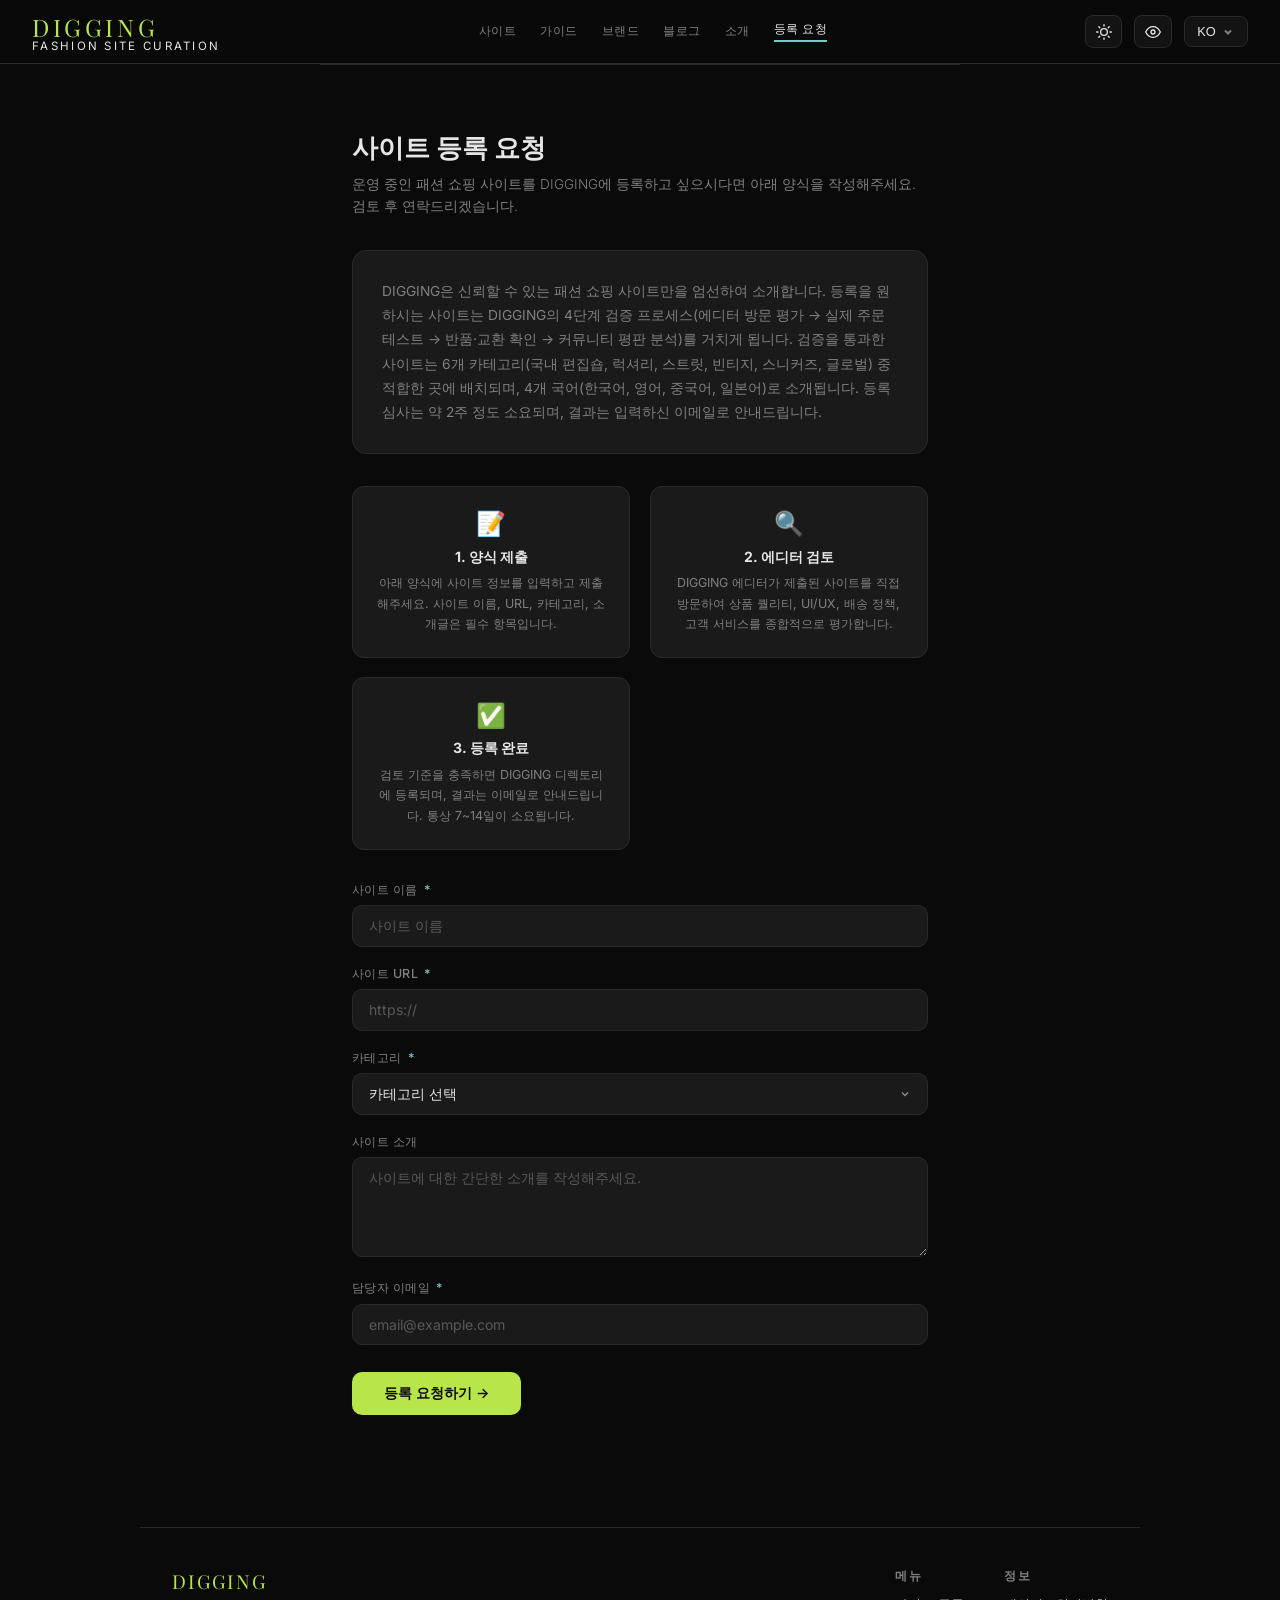
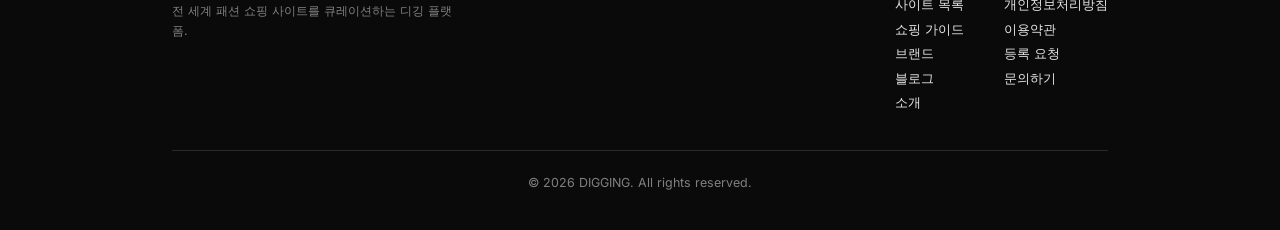
<file: submit.html>
<!DOCTYPE html>
<html lang="ko">
<head>
  <meta charset="UTF-8" />
  <meta name="viewport" content="width=device-width, initial-scale=1.0" />
  <title>Submit — DIGGING</title>
  <meta name="description" content="Submit your fashion shopping site to DIGGING. Fill out the form to request listing on our curated directory of trusted fashion shopping destinations." />
  <meta property="og:title" content="Submit — DIGGING" />
  <meta property="og:description" content="Submit your fashion shopping site to DIGGING. Request listing on our curated directory of trusted fashion shopping destinations." />
  <meta property="og:type" content="website" />
  <meta property="og:url" content="https://vibe-coding-6ou.pages.dev/submit.html" />
  <meta property="og:site_name" content="DIGGING" />
  <meta property="og:locale" content="ko_KR" />
  <meta name="google-adsense-account" content="ca-pub-4004698288665198">
  <link rel="canonical" href="https://vibe-coding-6ou.pages.dev/submit.html" />
  <script async src="https://pagead2.googlesyndication.com/pagead/js/adsbygoogle.js?client=ca-pub-4004698288665198" crossorigin="anonymous"></script>
  <!-- Google tag (gtag.js) -->
  <script async src="https://www.googletagmanager.com/gtag/js?id=G-Y7PCS90ZRL"></script>
  <script>
    window.dataLayer = window.dataLayer || [];
    function gtag(){dataLayer.push(arguments);}
    gtag('js', new Date());
    gtag('config', 'G-Y7PCS90ZRL');
  </script>
  <script type="text/javascript">
    (function(c,l,a,r,i,t,y){
        c[a]=c[a]||function(){(c[a].q=c[a].q||[]).push(arguments)};
        t=l.createElement(r);t.async=1;t.src="https://www.clarity.ms/tag/"+i;
        y=l.getElementsByTagName(r)[0];y.parentNode.insertBefore(t,y);
    })(window, document, "clarity", "script", "vks9106g6o");
  </script>
  <script type="application/ld+json">
  {
    "@context": "https://schema.org",
    "@type": "WebPage",
    "name": "Submit Your Site — DIGGING",
    "description": "Submit your fashion shopping site for review and potential listing on DIGGING's curated directory.",
    "url": "https://vibe-coding-6ou.pages.dev/submit.html",
    "isPartOf": { "@type": "WebSite", "name": "DIGGING", "url": "https://vibe-coding-6ou.pages.dev/" }
  }
  </script>
  <meta name="theme-color" content="#0a0a0a" />
  <link rel="preconnect" href="https://fonts.googleapis.com" />
  <link rel="preconnect" href="https://fonts.gstatic.com" crossorigin />
  <link rel="stylesheet" href="https://fonts.googleapis.com/css2?family=Inter:wght@300;400;500;600;700&family=Playfair+Display:wght@700&display=swap" />
  <link rel="icon" type="image/svg+xml" href="favicon.svg" />
  <link rel="stylesheet" href="shared.css" />
</head>
<body data-page="submit">
<a href="#main" class="skip-link">Skip to content</a>

<header>
  <a href="index.html" class="logo">
    DIGGING
    <span>Fashion Site Curation</span>
  </a>
  <nav id="nav">
    <a href="sites.html">사이트</a>
    <a href="guide.html">가이드</a>
    <a href="brands.html">브랜드</a>
    <a href="blog.html">블로그</a>
    <a href="about.html">소개</a>
    <a href="submit.html" class="active">등록 요청</a>
  </nav>
  <button class="hamburger" id="hamburgerBtn" aria-label="Open menu" aria-expanded="false">
    <svg viewBox="0 0 24 24" fill="none" stroke="currentColor" stroke-width="2"><path d="M3 12h18M3 6h18M3 18h18"/></svg>
  </button>
  <div class="header-right">
    <button class="theme-btn" id="themeBtn" aria-label="Toggle theme"></button>
    <div class="vision-selector" id="visionSelector">
      <button class="vision-btn" id="visionBtn" aria-label="Color vision mode" aria-expanded="false" aria-haspopup="true">
        <svg viewBox="0 0 24 24" fill="none" stroke="currentColor" stroke-width="2" stroke-linecap="round" stroke-linejoin="round"><path d="M1 12s4-8 11-8 11 8 11 8-4 8-11 8-11-8-11-8z"/><circle cx="12" cy="12" r="3"/></svg>
      </button>
      <div class="vision-dropdown" id="visionDropdown" role="menu">
        <button class="vision-option active" role="menuitem" data-vision="normal">일반</button>
        <button class="vision-option" role="menuitem" data-vision="protanopia">적록 색약</button>
        <button class="vision-option" role="menuitem" data-vision="achromatopsia">완전 색맹</button>
      </div>
    </div>
    <div class="search-box">
      <svg width="14" height="14" viewBox="0 0 24 24" fill="none" stroke="currentColor" stroke-width="2">
        <circle cx="11" cy="11" r="8"/><path d="m21 21-4.35-4.35"/>
      </svg>
      <input type="text" id="searchInput" placeholder="사이트 검색…" aria-label="Search sites" />
    </div>
    <div class="lang-selector" id="langSelector">
      <button class="lang-btn" id="langBtn" aria-label="Select language" aria-expanded="false" aria-haspopup="true">
        <span id="langLabel">KO</span>
        <svg viewBox="0 0 12 12" fill="none" stroke="currentColor" stroke-width="2"><path d="M3 4.5l3 3 3-3"/></svg>
      </button>
      <div class="lang-dropdown" id="langDropdown" role="menu">
        <button class="lang-option active" role="menuitem" data-lang="ko">Korean</button>
        <button class="lang-option" role="menuitem" data-lang="en">English</button>
        <button class="lang-option" role="menuitem" data-lang="zh">Chinese</button>
        <button class="lang-option" role="menuitem" data-lang="ja">Japanese</button>
      </div>
    </div>
  </div>
</header>

<main id="main">
<section class="submit-section">
  <h2 id="formTitle">사이트 등록 요청</h2>
  <p class="sub" id="formDesc">운영 중인 패션 쇼핑 사이트를 DIGGING에 등록하고 싶으시다면 아래 양식을 작성해주세요. 검토 후 연락드리겠습니다.</p>

  <div class="about-block" id="submitIntroBlock" style="margin-bottom:2rem;">
    <p id="submitIntro">DIGGING은 신뢰할 수 있는 패션 쇼핑 사이트만을 엄선하여 소개합니다. 등록을 원하시는 사이트는 DIGGING의 4단계 검증 프로세스(에디터 방문 평가 → 실제 주문 테스트 → 반품·교환 확인 → 커뮤니티 평판 분석)를 거치게 됩니다. 검증을 통과한 사이트는 6개 카테고리(국내 편집숍, 럭셔리, 스트릿, 빈티지, 스니커즈, 글로벌) 중 적합한 곳에 배치되며, 4개 국어(한국어, 영어, 중국어, 일본어)로 소개됩니다. 등록 심사는 약 2주 정도 소요되며, 결과는 입력하신 이메일로 안내드립니다.</p>
  </div>

  <div class="process-steps" id="processSteps">
    <div class="process-step"><div class="icon">📝</div><h4>1. 양식 제출</h4><p>아래 양식에 사이트 정보를 입력하고 제출해주세요. 사이트 이름, URL, 카테고리, 소개글은 필수 항목입니다.</p></div>
    <div class="process-step"><div class="icon">🔍</div><h4>2. 에디터 검토</h4><p>DIGGING 에디터가 제출된 사이트를 직접 방문하여 상품 퀄리티, UI/UX, 배송 정책, 고객 서비스를 종합적으로 평가합니다.</p></div>
    <div class="process-step"><div class="icon">✅</div><h4>3. 등록 완료</h4><p>검토 기준을 충족하면 DIGGING 디렉토리에 등록되며, 결과는 이메일로 안내드립니다. 통상 7~14일이 소요됩니다.</p></div>
  </div>
  <form id="submitForm" action="https://formspree.io/f/xreayzej" method="POST">
    <div class="form-group"><label id="labelSiteName" for="inputSiteName">사이트 이름 <span class="req">*</span></label><input type="text" name="site_name" required id="inputSiteName" placeholder="사이트 이름" autocomplete="organization" /></div>
    <div class="form-group"><label id="labelSiteUrl" for="inputSiteUrl">사이트 URL <span class="req">*</span></label><input type="url" name="site_url" required id="inputSiteUrl" placeholder="https://" autocomplete="url" /></div>
    <div class="form-group"><label id="labelCategory" for="selectCategory">카테고리 <span class="req">*</span></label><select name="category" required id="selectCategory"></select></div>
    <div class="form-group"><label id="labelDesc" for="inputDesc">사이트 소개</label><textarea name="description" id="inputDesc" placeholder="사이트에 대한 간단한 소개를 작성해주세요."></textarea></div>
    <div class="form-group"><label id="labelContact" for="inputContact">담당자 이메일 <span class="req">*</span></label><input type="email" name="email" required id="inputContact" placeholder="email@example.com" autocomplete="email" /></div>
    <button type="submit" class="submit-btn" id="submitBtn">등록 요청하기 →</button>
  </form>
  <div class="form-success" id="formSuccess">
    <div class="check">&#10003;</div>
    <h3 id="successTitle">요청이 접수되었습니다!</h3>
    <p id="successDesc">검토 후 등록 여부를 이메일로 안내드리겠습니다. 감사합니다.</p>
  </div>

</section>

<noscript>
<div class="about-block" style="margin-top:2rem;">
  <h3>사이트 등록 프로세스</h3>
  <ol>
    <li><strong>양식 제출</strong> — 사이트 이름, URL, 카테고리, 소개글, 담당자 이메일을 입력합니다.</li>
    <li><strong>에디터 검토</strong> — DIGGING 에디터가 직접 방문하여 상품 퀄리티, UI/UX, 배송 정책, 고객 서비스를 평가합니다.</li>
    <li><strong>등록 완료</strong> — 기준 충족 시 DIGGING 디렉토리에 등록됩니다 (약 7~14일 소요).</li>
  </ol>
  <p>양식을 이용하려면 JavaScript를 활성화해주세요. 또는 <a href="mailto:swesket@gmail.com">swesket@gmail.com</a>으로 직접 문의하실 수 있습니다.</p>
</div>
</noscript>

<div class="ad-slot">
  <ins class="adsbygoogle" style="display:block" data-ad-client="ca-pub-4004698288665198" data-ad-slot="auto" data-ad-format="horizontal" data-full-width-responsive="true"></ins>
  <script>(adsbygoogle = window.adsbygoogle || []).push({});</script>
</div>
</main>

<footer>
  <div class="footer-top">
    <div class="footer-brand">
      <div class="f-logo">DIGGING</div>
      <p id="footerBrandDesc">전 세계 패션 쇼핑 사이트를 큐레이션하는 디깅 플랫폼.</p>
    </div>
    <div class="footer-links">
      <div class="footer-col">
        <h4 id="footerNavTitle">메뉴</h4>
        <a href="sites.html" id="footerNavSites">사이트 목록</a>
        <a href="guide.html" id="footerNavGuide">쇼핑 가이드</a>
        <a href="brands.html" id="footerNavBrands">브랜드</a>
        <a href="blog.html" id="footerNavBlog">블로그</a>
        <a href="about.html" id="footerNavAbout">소개</a>
      </div>
      <div class="footer-col">
        <h4 id="footerLegalTitle">정보</h4>
        <a href="privacy.html" id="footerPrivacy">개인정보처리방침</a>
        <a href="terms.html" id="footerTerms">이용약관</a>
        <a href="submit.html" id="footerNavSubmit">등록 요청</a>
        <a href="mailto:swesket@gmail.com" id="footerContact">문의하기</a>
      </div>
    </div>
  </div>
  <div class="footer-bottom" id="footerCopy">© 2026 DIGGING. All rights reserved.</div>
</footer>

<div class="mobile-nav" id="mobileNav" role="dialog" aria-label="Navigation menu">
  <div class="mobile-nav-panel">
    <button class="mobile-nav-close" aria-label="Close menu">&times;</button>
    <a href="index.html">Home</a>
    <a href="sites.html">Sites</a>
    <a href="guide.html">Guide</a>
    <a href="brands.html">Brands</a>
    <a href="blog.html">Blog</a>
    <a href="about.html">About</a>
    <a href="submit.html">Submit</a>
    <a href="community.html">Community</a>
  </div>
</div>

<script src="shared.js"></script>
<script>
  const submitForm = document.getElementById('submitForm');
  const formSuccess = document.getElementById('formSuccess');

  function renderForm() {
    const t = i18n[currentLang];
    const f = t.form;
    document.getElementById('formTitle').textContent = f.title;
    document.getElementById('formDesc').textContent = f.desc;
    const steps = document.getElementById('processSteps');
    steps.innerHTML = '';
    if (f.process) {
      f.process.forEach(step => {
        const div = document.createElement('div');
        div.className = 'process-step';
        div.innerHTML = `<div class="icon">${step.icon}</div><h4>${step.title}</h4><p>${step.desc}</p>`;
        steps.appendChild(div);
      });
    }
    document.getElementById('labelSiteName').innerHTML = f.siteName + ' <span class="req">*</span>';
    document.getElementById('labelSiteUrl').innerHTML = f.siteUrl + ' <span class="req">*</span>';
    document.getElementById('labelCategory').innerHTML = f.category + ' <span class="req">*</span>';
    document.getElementById('labelDesc').textContent = f.description;
    document.getElementById('labelContact').innerHTML = f.contact + ' <span class="req">*</span>';
    document.getElementById('inputSiteName').placeholder = f.siteName;
    document.getElementById('inputDesc').placeholder = f.descPlaceholder;
    document.getElementById('inputContact').placeholder = f.contactPlaceholder;
    document.getElementById('submitBtn').textContent = f.submit;
    document.getElementById('successTitle').textContent = f.successTitle;
    document.getElementById('successDesc').textContent = f.successDesc;
    const sel = document.getElementById('selectCategory');
    sel.innerHTML = `<option value="" disabled selected>${f.categoryPlaceholder}</option>`;
    ['korea','luxury','street','vintage','sneaker','global'].forEach(key => {
      const o = document.createElement('option'); o.value = key; o.textContent = t.categories[key]; sel.appendChild(o);
    });
  }

  submitForm.addEventListener('submit', async (e) => {
    e.preventDefault(); const btn = document.getElementById('submitBtn');
    btn.disabled = true; btn.style.opacity = '0.6';
    try {
      const res = await fetch(submitForm.action, { method: 'POST', body: new FormData(submitForm), headers: { 'Accept': 'application/json' } });
      if (res.ok) { submitForm.style.display = 'none'; formSuccess.classList.add('show'); submitForm.reset(); }
    } finally { btn.disabled = false; btn.style.opacity = '1'; }
  });

  document.addEventListener('langchange', renderForm);
</script>
</body>
</html>
</file>
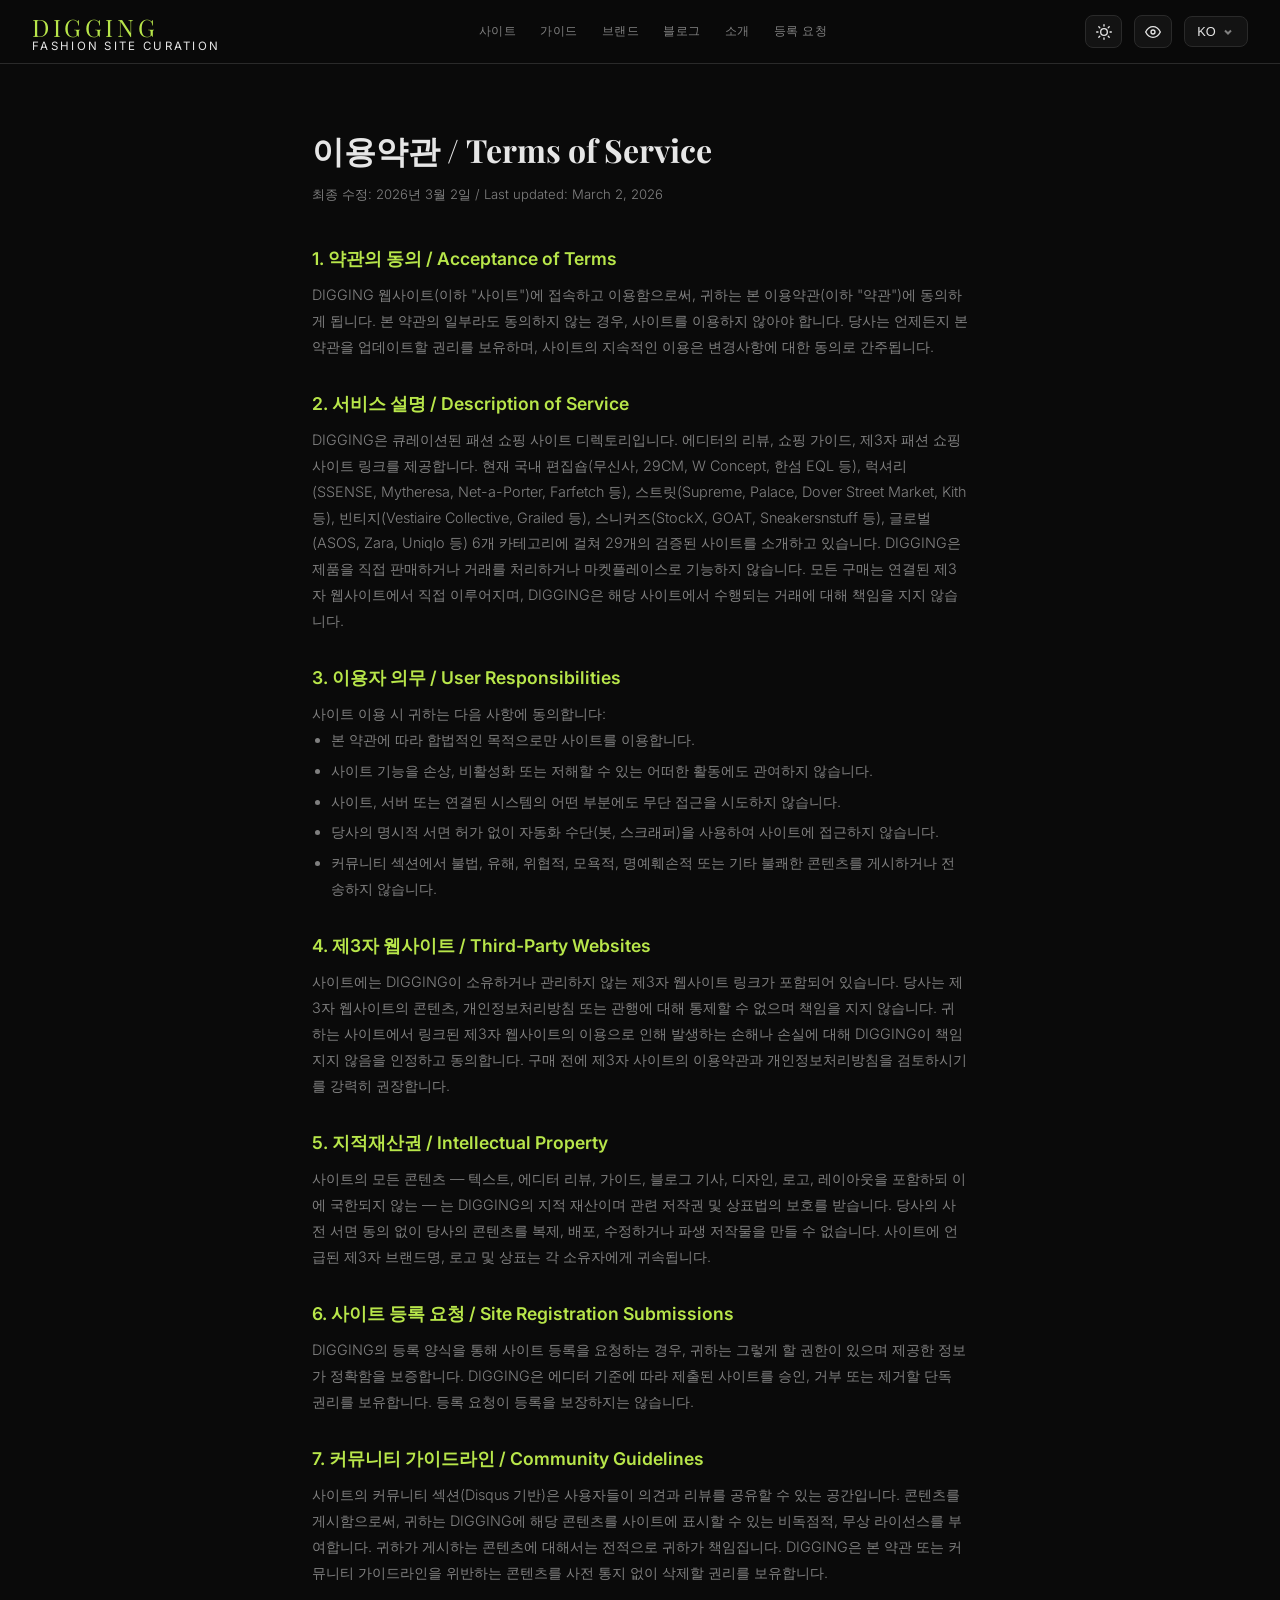
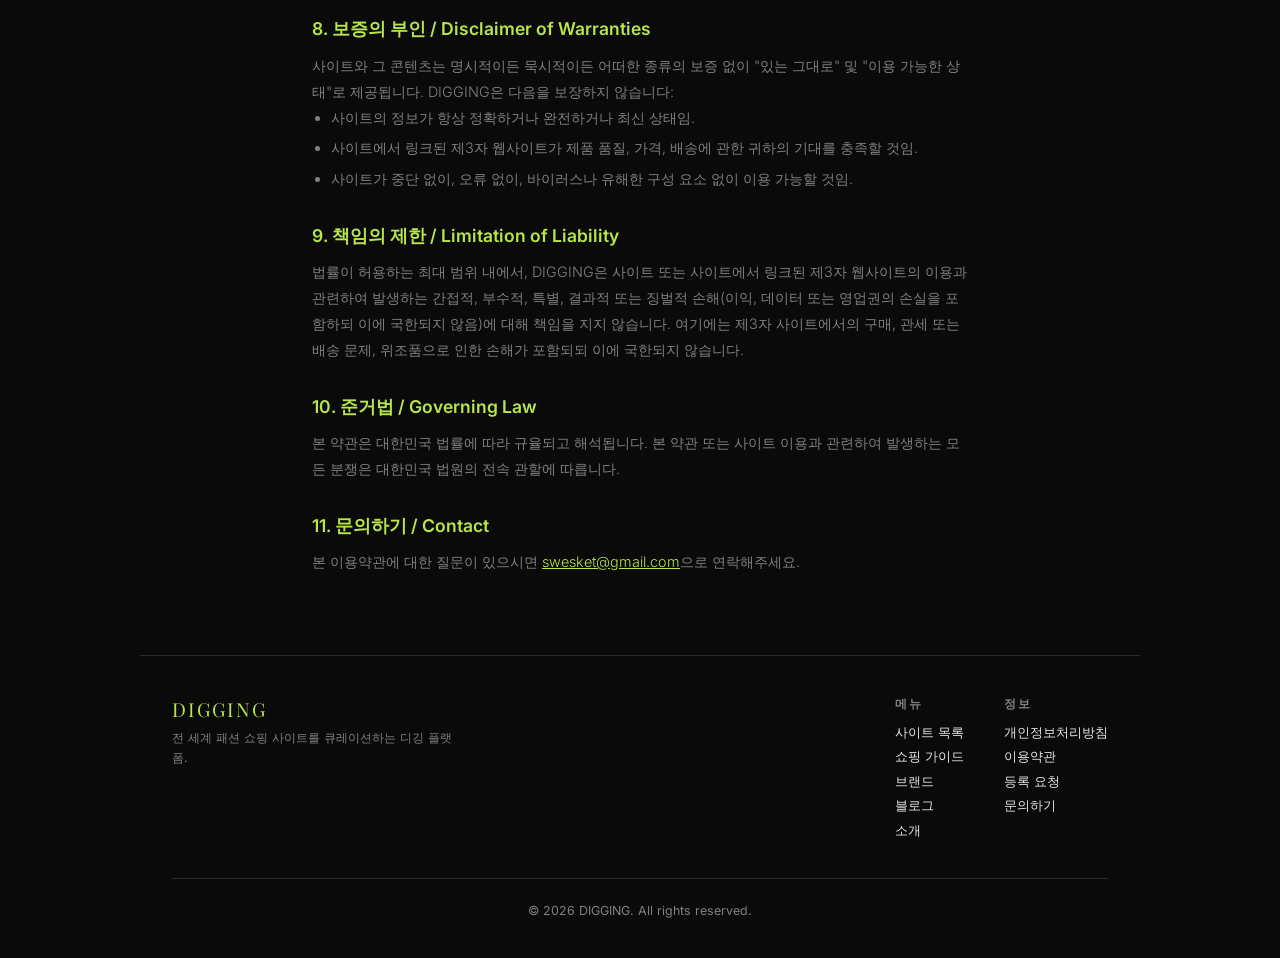
<file: terms.html>
<!DOCTYPE html>
<html lang="ko">
<head>
  <meta charset="UTF-8" />
  <meta name="viewport" content="width=device-width, initial-scale=1.0" />
  <title>Terms of Service — DIGGING</title>
  <meta name="description" content="DIGGING terms of service. Read the terms and conditions for using our fashion shopping curation platform." />
  <meta property="og:title" content="Terms of Service — DIGGING" />
  <meta property="og:description" content="DIGGING terms of service. Read the terms and conditions for using our fashion shopping curation platform." />
  <meta property="og:type" content="website" />
  <meta property="og:url" content="https://vibe-coding-6ou.pages.dev/terms.html" />
  <meta property="og:site_name" content="DIGGING" />
  <meta property="og:locale" content="ko_KR" />
  <link rel="canonical" href="https://vibe-coding-6ou.pages.dev/terms.html" />
  <meta name="google-adsense-account" content="ca-pub-4004698288665198">
  <script async src="https://pagead2.googlesyndication.com/pagead/js/adsbygoogle.js?client=ca-pub-4004698288665198" crossorigin="anonymous"></script>
  <!-- Google tag (gtag.js) -->
  <script async src="https://www.googletagmanager.com/gtag/js?id=G-Y7PCS90ZRL"></script>
  <script>
    window.dataLayer = window.dataLayer || [];
    function gtag(){dataLayer.push(arguments);}
    gtag('js', new Date());
    gtag('config', 'G-Y7PCS90ZRL');
  </script>
  <script type="text/javascript">
    (function(c,l,a,r,i,t,y){
        c[a]=c[a]||function(){(c[a].q=c[a].q||[]).push(arguments)};
        t=l.createElement(r);t.async=1;t.src="https://www.clarity.ms/tag/"+i;
        y=l.getElementsByTagName(r)[0];y.parentNode.insertBefore(t,y);
    })(window, document, "clarity", "script", "vks9106g6o");
  </script>
  <script type="application/ld+json">
  {
    "@context": "https://schema.org",
    "@type": "WebPage",
    "name": "Terms of Service — DIGGING",
    "description": "Terms and conditions for using the DIGGING fashion shopping curation platform.",
    "url": "https://vibe-coding-6ou.pages.dev/terms.html",
    "isPartOf": { "@type": "WebSite", "name": "DIGGING", "url": "https://vibe-coding-6ou.pages.dev/" }
  }
  </script>
  <meta name="theme-color" content="#0a0a0a" />
  <link rel="preconnect" href="https://fonts.googleapis.com" />
  <link rel="preconnect" href="https://fonts.gstatic.com" crossorigin />
  <link rel="stylesheet" href="https://fonts.googleapis.com/css2?family=Inter:wght@300;400;500;600;700&family=Playfair+Display:wght@700&display=swap" />
  <link rel="icon" type="image/svg+xml" href="favicon.svg" />
  <link rel="stylesheet" href="shared.css" />
  <style>
    .content { max-width: 720px; margin: 0 auto; padding: 4rem 2rem 5rem; }
    .content h1 { font-family: 'Playfair Display', serif; font-size: 2rem; margin-bottom: 0.5rem; }
    .content .updated { color: var(--muted); font-size: 0.82rem; margin-bottom: 2.5rem; }
    .content h2 { font-size: 1.1rem; font-weight: 600; margin: 2rem 0 0.7rem; color: var(--accent); }
    .content p, .content li { color: var(--muted); font-size: 0.9rem; line-height: 1.8; font-weight: 300; }
    .content ul { padding-left: 1.2rem; margin-bottom: 1rem; }
    .content li { margin-bottom: 0.3rem; }
    .content a { color: var(--accent); }
    @media (max-width: 640px) { .content { padding: 2.5rem 1.2rem 4rem; } }
  </style>
</head>
<body data-page="terms">
<a href="#main" class="skip-link">Skip to content</a>

<header>
  <a href="index.html" class="logo">
    DIGGING
    <span>Fashion Site Curation</span>
  </a>
  <nav id="nav">
    <a href="sites.html">사이트</a>
    <a href="guide.html">가이드</a>
    <a href="brands.html">브랜드</a>
    <a href="blog.html">블로그</a>
    <a href="about.html">소개</a>
    <a href="submit.html">등록 요청</a>
  </nav>
  <button class="hamburger" id="hamburgerBtn" aria-label="Open menu" aria-expanded="false">
    <svg viewBox="0 0 24 24" fill="none" stroke="currentColor" stroke-width="2"><path d="M3 12h18M3 6h18M3 18h18"/></svg>
  </button>
  <div class="header-right">
    <button class="theme-btn" id="themeBtn" aria-label="Toggle theme"></button>
    <div class="vision-selector" id="visionSelector">
      <button class="vision-btn" id="visionBtn" aria-label="Color vision mode" aria-expanded="false" aria-haspopup="true">
        <svg viewBox="0 0 24 24" fill="none" stroke="currentColor" stroke-width="2" stroke-linecap="round" stroke-linejoin="round"><path d="M1 12s4-8 11-8 11 8 11 8-4 8-11 8-11-8-11-8z"/><circle cx="12" cy="12" r="3"/></svg>
      </button>
      <div class="vision-dropdown" id="visionDropdown" role="menu">
        <button class="vision-option active" role="menuitem" data-vision="normal">일반</button>
        <button class="vision-option" role="menuitem" data-vision="protanopia">적록 색약</button>
        <button class="vision-option" role="menuitem" data-vision="achromatopsia">완전 색맹</button>
      </div>
    </div>
    <div class="search-box">
      <svg width="14" height="14" viewBox="0 0 24 24" fill="none" stroke="currentColor" stroke-width="2">
        <circle cx="11" cy="11" r="8"/><path d="m21 21-4.35-4.35"/>
      </svg>
      <input type="text" id="searchInput" placeholder="사이트 검색…" aria-label="Search sites" />
    </div>
    <div class="lang-selector" id="langSelector">
      <button class="lang-btn" id="langBtn" aria-label="Select language" aria-expanded="false" aria-haspopup="true">
        <span id="langLabel">KO</span>
        <svg viewBox="0 0 12 12" fill="none" stroke="currentColor" stroke-width="2"><path d="M3 4.5l3 3 3-3"/></svg>
      </button>
      <div class="lang-dropdown" id="langDropdown" role="menu">
        <button class="lang-option active" role="menuitem" data-lang="ko">Korean</button>
        <button class="lang-option" role="menuitem" data-lang="en">English</button>
        <button class="lang-option" role="menuitem" data-lang="zh">Chinese</button>
        <button class="lang-option" role="menuitem" data-lang="ja">Japanese</button>
      </div>
    </div>
  </div>
</header>

<main id="main">
<div class="content">
  <h1>이용약관 / Terms of Service</h1>
  <p class="updated">최종 수정: 2026년 3월 2일 / Last updated: March 2, 2026</p>

  <h2>1. 약관의 동의 / Acceptance of Terms</h2>
  <p>DIGGING 웹사이트(이하 "사이트")에 접속하고 이용함으로써, 귀하는 본 이용약관(이하 "약관")에 동의하게 됩니다. 본 약관의 일부라도 동의하지 않는 경우, 사이트를 이용하지 않아야 합니다. 당사는 언제든지 본 약관을 업데이트할 권리를 보유하며, 사이트의 지속적인 이용은 변경사항에 대한 동의로 간주됩니다.</p>

  <h2>2. 서비스 설명 / Description of Service</h2>
  <p>DIGGING은 큐레이션된 패션 쇼핑 사이트 디렉토리입니다. 에디터의 리뷰, 쇼핑 가이드, 제3자 패션 쇼핑 사이트 링크를 제공합니다. 현재 국내 편집숍(무신사, 29CM, W Concept, 한섬 EQL 등), 럭셔리(SSENSE, Mytheresa, Net-a-Porter, Farfetch 등), 스트릿(Supreme, Palace, Dover Street Market, Kith 등), 빈티지(Vestiaire Collective, Grailed 등), 스니커즈(StockX, GOAT, Sneakersnstuff 등), 글로벌(ASOS, Zara, Uniqlo 등) 6개 카테고리에 걸쳐 29개의 검증된 사이트를 소개하고 있습니다. DIGGING은 제품을 직접 판매하거나 거래를 처리하거나 마켓플레이스로 기능하지 않습니다. 모든 구매는 연결된 제3자 웹사이트에서 직접 이루어지며, DIGGING은 해당 사이트에서 수행되는 거래에 대해 책임을 지지 않습니다.</p>

  <h2>3. 이용자 의무 / User Responsibilities</h2>
  <p>사이트 이용 시 귀하는 다음 사항에 동의합니다:</p>
  <ul>
    <li>본 약관에 따라 합법적인 목적으로만 사이트를 이용합니다.</li>
    <li>사이트 기능을 손상, 비활성화 또는 저해할 수 있는 어떠한 활동에도 관여하지 않습니다.</li>
    <li>사이트, 서버 또는 연결된 시스템의 어떤 부분에도 무단 접근을 시도하지 않습니다.</li>
    <li>당사의 명시적 서면 허가 없이 자동화 수단(봇, 스크래퍼)을 사용하여 사이트에 접근하지 않습니다.</li>
    <li>커뮤니티 섹션에서 불법, 유해, 위협적, 모욕적, 명예훼손적 또는 기타 불쾌한 콘텐츠를 게시하거나 전송하지 않습니다.</li>
  </ul>

  <h2>4. 제3자 웹사이트 / Third-Party Websites</h2>
  <p>사이트에는 DIGGING이 소유하거나 관리하지 않는 제3자 웹사이트 링크가 포함되어 있습니다. 당사는 제3자 웹사이트의 콘텐츠, 개인정보처리방침 또는 관행에 대해 통제할 수 없으며 책임을 지지 않습니다. 귀하는 사이트에서 링크된 제3자 웹사이트의 이용으로 인해 발생하는 손해나 손실에 대해 DIGGING이 책임지지 않음을 인정하고 동의합니다. 구매 전에 제3자 사이트의 이용약관과 개인정보처리방침을 검토하시기를 강력히 권장합니다.</p>

  <h2>5. 지적재산권 / Intellectual Property</h2>
  <p>사이트의 모든 콘텐츠 — 텍스트, 에디터 리뷰, 가이드, 블로그 기사, 디자인, 로고, 레이아웃을 포함하되 이에 국한되지 않는 — 는 DIGGING의 지적 재산이며 관련 저작권 및 상표법의 보호를 받습니다. 당사의 사전 서면 동의 없이 당사의 콘텐츠를 복제, 배포, 수정하거나 파생 저작물을 만들 수 없습니다. 사이트에 언급된 제3자 브랜드명, 로고 및 상표는 각 소유자에게 귀속됩니다.</p>

  <h2>6. 사이트 등록 요청 / Site Registration Submissions</h2>
  <p>DIGGING의 등록 양식을 통해 사이트 등록을 요청하는 경우, 귀하는 그렇게 할 권한이 있으며 제공한 정보가 정확함을 보증합니다. DIGGING은 에디터 기준에 따라 제출된 사이트를 승인, 거부 또는 제거할 단독 권리를 보유합니다. 등록 요청이 등록을 보장하지는 않습니다.</p>

  <h2>7. 커뮤니티 가이드라인 / Community Guidelines</h2>
  <p>사이트의 커뮤니티 섹션(Disqus 기반)은 사용자들이 의견과 리뷰를 공유할 수 있는 공간입니다. 콘텐츠를 게시함으로써, 귀하는 DIGGING에 해당 콘텐츠를 사이트에 표시할 수 있는 비독점적, 무상 라이선스를 부여합니다. 귀하가 게시하는 콘텐츠에 대해서는 전적으로 귀하가 책임집니다. DIGGING은 본 약관 또는 커뮤니티 가이드라인을 위반하는 콘텐츠를 사전 통지 없이 삭제할 권리를 보유합니다.</p>

  <h2>8. 보증의 부인 / Disclaimer of Warranties</h2>
  <p>사이트와 그 콘텐츠는 명시적이든 묵시적이든 어떠한 종류의 보증 없이 "있는 그대로" 및 "이용 가능한 상태"로 제공됩니다. DIGGING은 다음을 보장하지 않습니다:</p>
  <ul>
    <li>사이트의 정보가 항상 정확하거나 완전하거나 최신 상태임.</li>
    <li>사이트에서 링크된 제3자 웹사이트가 제품 품질, 가격, 배송에 관한 귀하의 기대를 충족할 것임.</li>
    <li>사이트가 중단 없이, 오류 없이, 바이러스나 유해한 구성 요소 없이 이용 가능할 것임.</li>
  </ul>

  <h2>9. 책임의 제한 / Limitation of Liability</h2>
  <p>법률이 허용하는 최대 범위 내에서, DIGGING은 사이트 또는 사이트에서 링크된 제3자 웹사이트의 이용과 관련하여 발생하는 간접적, 부수적, 특별, 결과적 또는 징벌적 손해(이익, 데이터 또는 영업권의 손실을 포함하되 이에 국한되지 않음)에 대해 책임을 지지 않습니다. 여기에는 제3자 사이트에서의 구매, 관세 또는 배송 문제, 위조품으로 인한 손해가 포함되되 이에 국한되지 않습니다.</p>

  <h2>10. 준거법 / Governing Law</h2>
  <p>본 약관은 대한민국 법률에 따라 규율되고 해석됩니다. 본 약관 또는 사이트 이용과 관련하여 발생하는 모든 분쟁은 대한민국 법원의 전속 관할에 따릅니다.</p>

  <h2>11. 문의하기 / Contact</h2>
  <p>본 이용약관에 대한 질문이 있으시면 <a href="mailto:swesket@gmail.com">swesket@gmail.com</a>으로 연락해주세요.</p>
</div>
</main>

<footer>
  <div class="footer-top">
    <div class="footer-brand">
      <div class="f-logo">DIGGING</div>
      <p id="footerBrandDesc">전 세계 패션 쇼핑 사이트를 큐레이션하는 디깅 플랫폼.</p>
    </div>
    <div class="footer-links">
      <div class="footer-col">
        <h4 id="footerNavTitle">메뉴</h4>
        <a href="sites.html" id="footerNavSites">사이트 목록</a>
        <a href="guide.html" id="footerNavGuide">쇼핑 가이드</a>
        <a href="brands.html" id="footerNavBrands">브랜드</a>
        <a href="blog.html" id="footerNavBlog">블로그</a>
        <a href="about.html" id="footerNavAbout">소개</a>
      </div>
      <div class="footer-col">
        <h4 id="footerLegalTitle">정보</h4>
        <a href="privacy.html" id="footerPrivacy">개인정보처리방침</a>
        <a href="terms.html" id="footerTerms">이용약관</a>
        <a href="submit.html" id="footerNavSubmit">등록 요청</a>
        <a href="mailto:swesket@gmail.com" id="footerContact">문의하기</a>
      </div>
    </div>
  </div>
  <div class="footer-bottom" id="footerCopy">© 2026 DIGGING. All rights reserved.</div>
</footer>

<div class="mobile-nav" id="mobileNav" role="dialog" aria-label="Navigation menu">
  <div class="mobile-nav-panel">
    <button class="mobile-nav-close" aria-label="Close menu">&times;</button>
    <a href="index.html">Home</a>
    <a href="sites.html">Sites</a>
    <a href="guide.html">Guide</a>
    <a href="brands.html">Brands</a>
    <a href="blog.html">Blog</a>
    <a href="about.html">About</a>
    <a href="submit.html">Submit</a>
    <a href="community.html">Community</a>
  </div>
</div>

<script src="shared.js"></script>
</body>
</html>
</file>
<file: shared.css>
/* Fonts loaded via <link> in HTML <head> for performance — see preconnect + stylesheet */
*, *::before, *::after { box-sizing: border-box; margin: 0; padding: 0; }

:root {
  --bg: #0a0a0a; --surface: #131313; --card: #1a1a1a; --border: #2a2a2a;
  --accent: #b8e64a; --accent-soft: rgba(184, 230, 74, 0.12);
  --accent2: #78c8c8; --accent2-soft: rgba(120, 200, 200, 0.12);
  --text: #e6e6e6; --muted: #808080; --tag-bg: #222222;
  --header-bg: rgba(10, 10, 10, 0.92);
  --card-hover-shadow: 0 12px 32px rgba(0,0,0,0.4);
  --dropdown-shadow: 0 12px 32px rgba(0,0,0,0.5);
}

[data-theme="light"] {
  --bg: #f0f0ec; --surface: #e2e2dc; --card: #fafaf8; --border: #c8c8c0;
  --accent: #6a8a20; --accent-soft: rgba(106, 138, 32, 0.1);
  --accent2: #488888; --accent2-soft: rgba(72, 136, 136, 0.1);
  --text: #1a1a1a; --muted: #686868; --tag-bg: #e8e8e2;
  --header-bg: rgba(240, 240, 236, 0.92);
  --card-hover-shadow: 0 12px 32px rgba(0,0,0,0.08);
  --dropdown-shadow: 0 12px 32px rgba(0,0,0,0.1);
}

html { color-scheme: dark; }
[data-theme="light"] { color-scheme: light; }
body { background: var(--bg); color: var(--text); font-family: 'Inter', sans-serif; min-height: 100vh; -webkit-tap-highlight-color: transparent; touch-action: manipulation; }
@media (prefers-reduced-motion: no-preference) {
  html { scroll-behavior: smooth; }
}

/* ── SKIP LINK ── */
.skip-link {
  position: absolute; left: -9999px; top: auto; width: 1px; height: 1px; overflow: hidden;
  z-index: 1000; padding: 0.8rem 1.5rem; background: var(--accent); color: #0a0a0a;
  font-size: 0.85rem; font-weight: 600; text-decoration: none; border-radius: 0 0 8px 0;
}
.skip-link:focus {
  position: fixed; left: 0; top: 0; width: auto; height: auto; overflow: visible;
}

/* ── HEADER ── */
header {
  border-bottom: 1px solid var(--border); padding: 0 2rem;
  position: sticky; top: 0; background: var(--header-bg);
  backdrop-filter: blur(12px); z-index: 100;
  display: flex; align-items: center; justify-content: space-between;
  height: 64px; gap: 1rem;
}
.logo {
  font-family: 'Playfair Display', serif; font-size: 1.5rem;
  letter-spacing: 0.15em; color: var(--accent); flex-shrink: 0; cursor: pointer;
  text-decoration: none;
}
.logo span {
  color: var(--text); font-size: 0.72rem; font-family: 'Inter', sans-serif;
  font-weight: 400; letter-spacing: 0.2em; display: block;
  text-transform: uppercase; margin-top: -4px;
}

nav {
  display: flex; align-items: center; gap: 1.5rem;
}
nav a {
  color: var(--muted); text-decoration: none; font-size: 0.78rem;
  font-weight: 500; letter-spacing: 0.04em; transition: color 0.2s;
  white-space: nowrap;
}
nav a:hover { color: var(--text); }
nav a.active { color: var(--text); border-bottom: 2px solid var(--accent2); padding-bottom: 2px; }

.header-right { display: flex; align-items: center; gap: 0.75rem; }
.search-box {
  display: flex; align-items: center; gap: 0.5rem;
  background: var(--surface); border: 1px solid var(--border);
  border-radius: 8px; padding: 0.45rem 1rem; width: 200px;
  transition: border-color 0.2s;
}
.search-box:focus-within { border-color: var(--accent); }
.search-box svg { color: var(--muted); flex-shrink: 0; }
.search-box input {
  background: none; border: none; outline: none;
  color: var(--text); font-size: 0.875rem; width: 100%;
}
.search-box input::placeholder { color: var(--muted); }

/* Hide search box on non-sites pages */
body:not([data-page="sites"]) .search-box { display: none; }

/* ── THEME TOGGLE ── */
.theme-btn {
  display: flex; align-items: center; justify-content: center;
  background: var(--surface); border: 1px solid var(--border);
  border-radius: 8px; padding: 0.45rem 0.6rem;
  color: var(--text); cursor: pointer; transition: border-color 0.2s;
}
.theme-btn:hover { border-color: var(--accent); }
.theme-btn svg { width: 16px; height: 16px; }

/* ── LANG SELECTOR ── */
.lang-selector { position: relative; flex-shrink: 0; }
.lang-btn {
  display: flex; align-items: center; gap: 0.4rem;
  background: var(--surface); border: 1px solid var(--border);
  border-radius: 8px; padding: 0.45rem 0.8rem;
  color: var(--text); font-size: 0.8rem; font-weight: 500;
  cursor: pointer; transition: border-color 0.2s; white-space: nowrap;
}
.lang-btn:hover { border-color: var(--accent); }
.lang-btn svg { width: 12px; height: 12px; color: var(--muted); transition: transform 0.2s; }
.lang-selector.open .lang-btn svg { transform: rotate(180deg); }
.lang-dropdown {
  display: none; position: absolute; top: calc(100% + 6px); right: 0;
  background: var(--card); border: 1px solid var(--border);
  border-radius: 10px; overflow: hidden; min-width: 140px;
  box-shadow: var(--dropdown-shadow); z-index: 200;
}
.lang-selector.open .lang-dropdown { display: block; }
.lang-option {
  display: block; width: 100%; padding: 0.6rem 1rem; background: none;
  border: none; color: var(--muted); font-size: 0.82rem;
  text-align: left; cursor: pointer; transition: background-color 0.15s, color 0.15s;
}
.lang-option:hover { background: var(--accent-soft); color: var(--text); }
.lang-option.active { color: var(--accent); font-weight: 600; }

/* ── VISION SELECTOR ── */
.vision-selector { position: relative; flex-shrink: 0; }
.vision-btn {
  display: flex; align-items: center; justify-content: center;
  background: var(--surface); border: 1px solid var(--border);
  border-radius: 8px; padding: 0.45rem 0.6rem;
  color: var(--text); cursor: pointer; transition: border-color 0.2s;
}
.vision-btn:hover { border-color: var(--accent); }
.vision-btn svg { width: 16px; height: 16px; }
.vision-dropdown {
  display: none; position: absolute; top: calc(100% + 6px); right: 0;
  background: var(--card); border: 1px solid var(--border);
  border-radius: 10px; overflow: hidden; min-width: 140px;
  box-shadow: var(--dropdown-shadow); z-index: 200;
}
.vision-selector.open .vision-dropdown { display: block; }
.vision-option {
  display: block; width: 100%; padding: 0.6rem 1rem; background: none;
  border: none; color: var(--muted); font-size: 0.82rem;
  text-align: left; cursor: pointer; transition: background-color 0.15s, color 0.15s;
}
.vision-option:hover { background: var(--accent-soft); color: var(--text); }
.vision-option.active { color: var(--accent); font-weight: 600; }

/* ── VISION MODE OVERRIDES ── */
[data-vision="protanopia"] {
  --accent: #68b8e0;
  --accent-soft: rgba(104, 184, 224, 0.12);
  --accent2: #a0c8e0;
  --accent2-soft: rgba(160, 200, 224, 0.12);
}
[data-vision="protanopia"][data-theme="light"] {
  --accent: #3a88b0;
  --accent-soft: rgba(58, 136, 176, 0.1);
  --accent2: #5a98b8;
  --accent2-soft: rgba(90, 152, 184, 0.1);
}
[data-vision="achromatopsia"] {
  --accent: #aaa;
  --accent-soft: rgba(170, 170, 170, 0.12);
  --accent2: #bbb;
  --accent2-soft: rgba(187, 187, 187, 0.12);
}
[data-vision="achromatopsia"][data-theme="light"] {
  --accent: #777;
  --accent-soft: rgba(119, 119, 119, 0.1);
  --accent2: #888;
  --accent2-soft: rgba(136, 136, 136, 0.1);
}

/* ── HERO ── */
.hero { text-align: center; padding: 5rem 2rem 3.5rem; border-bottom: 1px solid var(--border); }
.hero-eyebrow {
  font-size: 0.7rem; letter-spacing: 0.2em; text-transform: uppercase;
  color: var(--accent2); margin-bottom: 1.2rem;
}
.hero h1 { font-family: 'Playfair Display', serif; font-size: clamp(2.4rem, 5vw, 4rem); line-height: 1.15; margin-bottom: 1rem; text-wrap: balance; }
.hero p { color: var(--muted); font-size: 1rem; font-weight: 400; max-width: 480px; margin: 0 auto; line-height: 1.7; }
.hero-stats {
  display: flex; justify-content: center; gap: 3rem; margin-top: 2rem;
}
.hero-stat { text-align: center; }
.hero-stat .num { font-size: 1.6rem; font-weight: 700; color: var(--accent); font-variant-numeric: tabular-nums; }
.hero-stat .label { font-size: 0.75rem; color: var(--muted); margin-top: 0.2rem; letter-spacing: 0.05em; }

/* ── FILTER ── */
.filter-bar {
  display: flex; gap: 0.5rem; padding: 1.8rem 2rem;
  overflow-x: auto; scrollbar-width: none; border-bottom: 1px solid var(--border);
}
.filter-bar::-webkit-scrollbar { display: none; }
.tab {
  flex-shrink: 0; padding: 0.45rem 1.1rem; border-radius: 999px;
  border: 1px solid var(--border); background: var(--surface);
  color: var(--muted); font-size: 0.8rem; font-weight: 500;
  cursor: pointer; transition: color 0.2s, border-color 0.2s, background-color 0.2s; white-space: nowrap;
}
.tab:hover { color: var(--text); border-color: #3a3a3a; }
.tab.active { background: var(--accent); border-color: var(--accent); color: #0a0a0a; }

/* ── GRID ── */
.main { padding: 2.5rem 2rem 3rem; max-width: 1400px; margin: 0 auto; }
.section-label {
  font-size: 0.7rem; letter-spacing: 0.18em; text-transform: uppercase;
  color: var(--muted); margin-bottom: 1.4rem;
}
.grid {
  display: grid; grid-template-columns: repeat(auto-fill, minmax(280px, 1fr));
  gap: 1.2rem; margin-bottom: 2rem;
}

/* ── CARD ── */
.card {
  background: var(--card); border: 1px solid var(--border); border-radius: 14px;
  padding: 1.4rem 1.4rem 1.2rem; text-decoration: none; color: inherit;
  display: flex; flex-direction: column; gap: 0.85rem;
  transition: border-color 0.25s ease, transform 0.25s ease, box-shadow 0.25s ease; position: relative; overflow: hidden;
}
.card::before {
  content: ''; position: absolute; inset: 0;
  background: linear-gradient(135deg, var(--accent-soft) 0%, rgba(184,230,74,0.06) 40%, transparent 70%);
  opacity: 0; transition: opacity 0.3s; z-index: 0;
}
.card-head, .card-desc, .card-footer { position: relative; z-index: 1; }
.card:hover { border-color: var(--accent); transform: translateY(-3px); box-shadow: var(--card-hover-shadow); }
.card:hover::before { opacity: 1; }
.card-head { display: flex; align-items: center; gap: 0.9rem; }
.favicon {
  width: 40px; height: 40px; border-radius: 10px; background: var(--surface);
  display: flex; align-items: center; justify-content: center;
  font-size: 1.1rem; flex-shrink: 0; border: 1px solid var(--border);
}
.card-title { font-size: 0.97rem; font-weight: 600; line-height: 1.3; }
.card-url { font-size: 0.76rem; color: var(--muted); margin-top: 1px; }
.card-desc {
  font-size: 0.82rem; color: var(--muted); line-height: 1.65; font-weight: 400;
  display: -webkit-box; -webkit-line-clamp: 4; -webkit-box-orient: vertical; overflow: hidden;
}
.card-footer { display: flex; align-items: center; justify-content: space-between; margin-top: auto; }
.tags { display: flex; gap: 0.4rem; flex-wrap: wrap; }
.tag {
  font-size: 0.73rem; padding: 0.25rem 0.6rem; border-radius: 999px;
  background: var(--tag-bg); color: var(--muted); font-weight: 500;
}
.arrow { color: var(--accent2); font-size: 0.85rem; opacity: 0; transform: translateX(-4px); transition: opacity 0.2s, transform 0.2s; }
.card:hover .arrow { opacity: 1; transform: translateX(0); }
.empty { text-align: center; padding: 4rem 2rem; color: var(--muted); display: none; }
.empty.show { display: block; }
@keyframes fadeInUp { from { opacity: 0; transform: translateY(12px); } to { opacity: 1; transform: translateY(0); } }
.card { animation: fadeInUp 0.35s ease both; }

/* ── GUIDE SECTION ── */
.guide-section {
  border-top: 1px solid var(--border); padding: 4rem 2rem;
  max-width: 1000px; margin: 0 auto;
}
.guide-section h2 {
  font-family: 'Playfair Display', serif; font-size: 1.8rem;
  text-align: center; margin-bottom: 0.6rem;
}
.guide-section > .sub {
  text-align: center; color: var(--muted); font-size: 0.9rem;
  font-weight: 300; margin-bottom: 3rem; line-height: 1.6;
}
.guide-grid {
  display: grid; grid-template-columns: repeat(auto-fill, minmax(300px, 1fr));
  gap: 1.5rem;
}
.guide-card {
  background: var(--card); border: 1px solid var(--border); border-radius: 14px;
  padding: 1.8rem; transition: border-color 0.2s;
}
.guide-card:hover { border-color: #3a3a3a; }
.guide-card h3 {
  font-size: 1rem; font-weight: 600; margin-bottom: 0.8rem;
  display: flex; align-items: center; gap: 0.6rem;
}
.guide-card h3 .icon { font-size: 1.3rem; }
.guide-card p {
  color: var(--muted); font-size: 0.84rem; line-height: 1.75; font-weight: 400;
}
.guide-card .tip {
  margin-top: 1rem; padding: 0.8rem 1rem; background: var(--accent-soft);
  border-radius: 8px; font-size: 0.78rem; color: var(--accent);
  font-weight: 500; line-height: 1.6;
}

/* ── ABOUT ── */
.about-section {
  border-top: 1px solid var(--border); padding: 4rem 2rem;
  max-width: 720px; margin: 0 auto;
}
.about-section h2 {
  font-family: 'Playfair Display', serif; font-size: 1.6rem;
  text-align: center; margin-bottom: 0.6rem;
}
.about-section > .sub {
  text-align: center; color: var(--muted); font-size: 0.88rem;
  font-weight: 300; line-height: 1.7; margin-bottom: 2rem;
}
/* ── ABOUT BLOCKS ── */
.about-block {
  background: var(--card); border: 1px solid var(--border); border-radius: 14px;
  padding: 1.8rem; margin-bottom: 1.5rem;
}
.about-block h3 {
  font-size: 1.05rem; font-weight: 600; color: var(--accent); margin-bottom: 0.8rem;
}
.about-block p {
  color: var(--muted); font-size: 0.86rem; line-height: 1.75; font-weight: 400;
}
.about-block ul {
  list-style: none; padding: 0;
}
.about-block ul li {
  color: var(--muted); font-size: 0.86rem; line-height: 1.75; font-weight: 400;
  padding: 0.3rem 0; padding-left: 1.2rem; position: relative;
}
.about-block ul li::before {
  content: ''; position: absolute; left: 0; top: 0.75rem;
  width: 6px; height: 6px; border-radius: 50%;
  background: var(--accent);
}

.about-values {
  display: grid; grid-template-columns: repeat(auto-fill, minmax(200px, 1fr)); gap: 1.2rem;
}
.about-value {
  background: var(--card); border: 1px solid var(--border); border-radius: 12px;
  padding: 1.4rem; text-align: center;
}
.about-value .icon { font-size: 1.5rem; margin-bottom: 0.6rem; }
.about-value h4 { font-size: 0.88rem; margin-bottom: 0.4rem; }
.about-value p { font-size: 0.78rem; color: var(--muted); font-weight: 400; line-height: 1.65; }

/* ── SITE DETAIL PAGE ── */
.detail-wrap { max-width: 860px; margin: 0 auto; padding: 2rem; }
.breadcrumb { font-size: 0.78rem; color: var(--muted); margin-bottom: 1.5rem; }
.breadcrumb a { color: var(--muted); text-decoration: none; }
.breadcrumb a:hover { color: var(--accent); }
.breadcrumb span { margin: 0 0.4rem; opacity: 0.5; }
.detail-hero { display: flex; align-items: center; gap: 1.1rem; margin-bottom: 1.4rem; }
.detail-hero .favicon { font-size: 2.4rem; line-height: 1; }
.detail-hero h1 { font-family: 'Playfair Display', serif; font-size: clamp(1.8rem, 4vw, 2.6rem); line-height: 1.15; margin: 0; }
.detail-hero .detail-url { font-size: 0.82rem; color: var(--muted); margin-top: 0.25rem; }
.detail-tags { display: flex; flex-wrap: wrap; gap: 0.4rem; margin-bottom: 1.6rem; }
.detail-lead { color: var(--text); font-size: 0.95rem; line-height: 1.85; margin-bottom: 2rem; }
.detail-cta {
  display: inline-flex; align-items: center; gap: 0.5rem; background: var(--accent);
  color: #0a0a0a; font-weight: 600; font-size: 0.9rem; padding: 0.85rem 1.6rem;
  border-radius: 10px; text-decoration: none; margin-bottom: 2.4rem; transition: transform 0.2s, opacity 0.2s;
}
.detail-cta:hover { transform: translateY(-2px); opacity: 0.92; }
.detail-facts { display: grid; grid-template-columns: repeat(auto-fit, minmax(240px, 1fr)); gap: 1rem; margin-bottom: 2rem; }
.detail-fact { background: var(--card); border: 1px solid var(--border); border-radius: 12px; padding: 1.2rem 1.3rem; }
.detail-fact h4 { font-size: 0.75rem; color: var(--accent); letter-spacing: 0.05em; text-transform: uppercase; margin-bottom: 0.5rem; }
.detail-fact p { color: var(--text); font-size: 0.86rem; line-height: 1.7; font-weight: 400; }
.detail-proscons { display: grid; grid-template-columns: repeat(auto-fit, minmax(240px, 1fr)); gap: 1rem; margin-bottom: 2rem; }
.detail-col { background: var(--card); border: 1px solid var(--border); border-radius: 12px; padding: 1.3rem 1.4rem; }
.detail-col h4 { font-size: 0.9rem; margin-bottom: 0.7rem; }
.detail-col.pros h4 { color: var(--accent); }
.detail-col.cons h4 { color: var(--muted); }
.detail-col ul { list-style: none; padding: 0; margin: 0; }
.detail-col li { color: var(--text); font-size: 0.85rem; line-height: 1.6; padding: 0.35rem 0 0.35rem 1.3rem; position: relative; font-weight: 400; }
.detail-col.pros li::before { content: '+'; position: absolute; left: 0; color: var(--accent); font-weight: 700; }
.detail-col.cons li::before { content: '−'; position: absolute; left: 0; color: var(--muted); font-weight: 700; }
.detail-verdict { background: var(--accent-soft); border: 1px solid var(--accent); border-radius: 14px; padding: 1.6rem 1.7rem; margin-bottom: 2.4rem; }
.detail-verdict h3 { font-size: 1rem; color: var(--accent); margin-bottom: 0.6rem; }
.detail-verdict p { color: var(--text); font-size: 0.9rem; line-height: 1.8; font-weight: 400; }
.detail-related h3 { font-size: 0.95rem; margin-bottom: 1rem; }
.detail-related .grid { display: grid; grid-template-columns: repeat(auto-fill, minmax(260px, 1fr)); gap: 1rem; }

/* ── ADS ── */
.ad-slot { max-width: 1400px; margin: 0 auto; padding: 1.5rem 2rem; text-align: center; }
.ad-slot ins { display: block; }

/* ── SUBMIT FORM ── */
.submit-section { border-top: 1px solid var(--border); padding: 4rem 2rem; max-width: 640px; margin: 0 auto; }
.submit-section h2 { font-family: 'Playfair Display', serif; font-size: 1.6rem; margin-bottom: 0.5rem; }
.submit-section .sub { color: var(--muted); font-size: 0.85rem; font-weight: 300; line-height: 1.6; margin-bottom: 2rem; }
.form-group { margin-bottom: 1.2rem; }
.form-group label { display: block; font-size: 0.78rem; font-weight: 500; color: var(--muted); margin-bottom: 0.4rem; letter-spacing: 0.04em; }
.form-group label .req { color: var(--accent2); margin-left: 2px; }
.form-group input, .form-group select, .form-group textarea {
  width: 100%; background: var(--card); border: 1px solid var(--border);
  border-radius: 10px; padding: 0.7rem 1rem; color: var(--text);
  font-size: 0.88rem; font-family: 'Inter', sans-serif;
  transition: border-color 0.2s; outline: none;
}
.form-group input:focus, .form-group select:focus, .form-group textarea:focus { border-color: var(--accent); }
.form-group input::placeholder, .form-group textarea::placeholder { color: #585858; }
[data-theme="light"] .form-group input::placeholder,
[data-theme="light"] .form-group textarea::placeholder { color: #888888; }
.form-group textarea { resize: vertical; min-height: 100px; }
.form-group select {
  cursor: pointer; appearance: none;
  background-image: url("data:image/svg+xml,%3Csvg width='12' height='12' viewBox='0 0 12 12' fill='none' xmlns='http://www.w3.org/2000/svg'%3E%3Cpath d='M3 4.5l3 3 3-3' stroke='%23888' stroke-width='1.5'/%3E%3C/svg%3E");
  background-repeat: no-repeat; background-position: right 1rem center; padding-right: 2.5rem;
}
.form-group select option { background: var(--card); color: var(--text); }
.submit-btn {
  display: inline-flex; align-items: center; gap: 0.5rem;
  margin-top: 0.5rem; padding: 0.75rem 2rem; background: var(--accent);
  color: #0a0a0a; border: none; border-radius: 10px;
  font-size: 0.88rem; font-weight: 600; font-family: 'Inter', sans-serif;
  cursor: pointer; transition: background-color 0.2s, transform 0.2s, box-shadow 0.2s;
}
.submit-btn:hover { background: #c8f060; transform: translateY(-1px); box-shadow: 0 6px 20px rgba(184, 230, 74, 0.3); color: #0a0a0a; }
.form-success { display: none; text-align: center; padding: 2.5rem 1rem; }
.form-success.show { display: block; }
.form-success .check { font-size: 2.5rem; margin-bottom: 1rem; }
.form-success h3 { font-size: 1.1rem; margin-bottom: 0.5rem; }
.form-success p { color: var(--muted); font-size: 0.85rem; }

/* ── DISQUS ── */
.comments-section { border-top: 1px solid var(--border); padding: 4rem 2rem; max-width: 800px; margin: 0 auto; }
.comments-section h2 { font-family: 'Playfair Display', serif; font-size: 1.6rem; margin-bottom: 0.5rem; }
.comments-section .sub { color: var(--muted); font-size: 0.85rem; font-weight: 300; line-height: 1.6; margin-bottom: 2rem; }
#disqus_thread { background: var(--surface); border: 1px solid var(--border); border-radius: 14px; padding: 1.5rem; }

/* ── BLOG ── */
.blog-section {
  border-top: 1px solid var(--border); padding: 4rem 2rem;
  max-width: 800px; margin: 0 auto;
}
.blog-section h2 {
  font-family: 'Playfair Display', serif; font-size: 1.8rem;
  text-align: center; margin-bottom: 0.6rem;
}
.blog-section > .sub {
  text-align: center; color: var(--muted); font-size: 0.9rem;
  font-weight: 300; margin-bottom: 3rem; line-height: 1.6;
}
.blog-grid {
  display: grid; gap: 1.5rem; margin-bottom: 3rem;
}
.blog-card {
  background: var(--card); border: 1px solid var(--border); border-radius: 14px;
  padding: 1.8rem; transition: border-color 0.2s; cursor: pointer;
  text-decoration: none; color: inherit; display: block;
}
.blog-card:hover { border-color: var(--accent); transform: translateY(-2px); box-shadow: var(--card-hover-shadow); }
.blog-card h3 { font-size: 1.05rem; font-weight: 600; margin-bottom: 0.5rem; }
.blog-card .blog-date { font-size: 0.75rem; color: var(--accent2); margin-bottom: 0.6rem; }
.blog-card p { color: var(--muted); font-size: 0.84rem; line-height: 1.75; font-weight: 400; }
.blog-card .blog-read-more { color: var(--accent); font-size: 0.82rem; font-weight: 500; margin-top: 0.8rem; display: inline-block; }

.blog-article {
  background: var(--card); border: 1px solid var(--border); border-radius: 14px;
  padding: 2.5rem; margin-bottom: 2rem;
}
.blog-article h2 {
  font-family: 'Playfair Display', serif; font-size: 1.5rem;
  color: var(--accent); margin-bottom: 0.4rem; text-align: left;
}
.blog-article .blog-date { font-size: 0.78rem; color: var(--accent2); margin-bottom: 1.5rem; }
.blog-article h3 { font-size: 1rem; font-weight: 600; margin: 1.8rem 0 0.6rem; color: var(--text); }
.blog-article p { color: var(--muted); font-size: 0.86rem; line-height: 1.8; font-weight: 400; margin-bottom: 0.8rem; }
.blog-article ul, .blog-article ol { color: var(--muted); font-size: 0.86rem; line-height: 1.8; padding-left: 1.5rem; margin-bottom: 0.8rem; }
.blog-back {
  display: inline-block; color: var(--accent2); font-size: 0.82rem;
  font-weight: 500; cursor: pointer; margin-bottom: 2rem;
  text-decoration: none; transition: color 0.2s;
}
.blog-back:hover { color: var(--accent); }

/* ── GUIDELINES ── */
.guidelines-block {
  background: var(--card); border: 1px solid var(--border); border-radius: 14px;
  padding: 1.5rem 1.8rem; margin-bottom: 2rem;
}
.guidelines-block h3 {
  font-size: 0.95rem; font-weight: 600; color: var(--accent); margin-bottom: 0.8rem;
}
.guidelines-block ul { list-style: none; padding: 0; }
.guidelines-block ul li {
  color: var(--muted); font-size: 0.84rem; line-height: 1.75; font-weight: 400;
  padding: 0.25rem 0; padding-left: 1.2rem; position: relative;
}
.guidelines-block ul li::before {
  content: ''; position: absolute; left: 0; top: 0.7rem;
  width: 5px; height: 5px; border-radius: 50%; background: var(--accent2);
}

/* ── PROCESS STEPS ── */
.process-steps {
  display: grid; grid-template-columns: repeat(auto-fill, minmax(180px, 1fr));
  gap: 1.2rem; margin-bottom: 2rem;
}
.process-step {
  background: var(--card); border: 1px solid var(--border); border-radius: 12px;
  padding: 1.4rem; text-align: center;
}
.process-step .icon { font-size: 1.5rem; margin-bottom: 0.6rem; }
.process-step h4 { font-size: 0.88rem; margin-bottom: 0.4rem; }
.process-step p { font-size: 0.78rem; color: var(--muted); font-weight: 400; line-height: 1.65; }

/* ── FOOTER ── */
footer {
  border-top: 1px solid var(--border); padding: 2.5rem 2rem;
  max-width: 1000px; margin: 0 auto;
}
.footer-top { display: flex; justify-content: space-between; align-items: flex-start; gap: 2rem; margin-bottom: 2rem; flex-wrap: wrap; }
.footer-brand .f-logo { font-family: 'Playfair Display', serif; font-size: 1.2rem; color: var(--accent); letter-spacing: 0.1em; }
.footer-brand p { color: var(--muted); font-size: 0.78rem; font-weight: 400; margin-top: 0.4rem; line-height: 1.6; max-width: 280px; }
.footer-links { display: flex; gap: 2.5rem; }
.footer-col h4 { font-size: 0.76rem; letter-spacing: 0.15em; text-transform: uppercase; color: var(--muted); margin-bottom: 0.7rem; }
.footer-col a { display: block; color: var(--text); text-decoration: none; font-size: 0.82rem; font-weight: 400; margin-bottom: 0.4rem; transition: color 0.2s; }
.footer-col a:hover { color: var(--accent2); }
.footer-bottom { border-top: 1px solid var(--border); padding-top: 1.5rem; text-align: center; font-size: 0.78rem; color: var(--muted); }

/* ── CATEGORY CARDS (index landing) ── */
.category-grid {
  display: grid; grid-template-columns: repeat(auto-fill, minmax(280px, 1fr));
  gap: 1.2rem; max-width: 1000px; margin: 0 auto; padding: 3rem 2rem;
}
.cat-card {
  background: var(--card); border: 1px solid var(--border); border-radius: 14px;
  padding: 1.6rem; text-decoration: none; color: inherit;
  display: flex; align-items: center; gap: 1rem;
  transition: border-color 0.25s ease, transform 0.25s ease, box-shadow 0.25s ease;
}
.cat-card:hover { border-color: var(--accent); transform: translateY(-3px); box-shadow: var(--card-hover-shadow); }
.cat-card .cat-icon { font-size: 1.8rem; }
.cat-card .cat-name { font-size: 0.95rem; font-weight: 600; }
.cat-card .cat-count { font-size: 0.75rem; color: var(--muted); margin-top: 2px; }
.cat-card .cat-arrow { margin-left: auto; color: var(--accent2); font-size: 1rem; opacity: 0; transition: opacity 0.2s; }
.cat-card:hover .cat-arrow { opacity: 1; }

/* ── BRANDS PAGE ── */
.brands-section {
  border-top: 1px solid var(--border); padding: 4rem 2rem;
  max-width: 1000px; margin: 0 auto;
}
.brands-section h2 {
  font-family: 'Playfair Display', serif; font-size: 1.8rem;
  text-align: center; margin-bottom: 0.6rem;
}
.brands-section > .sub {
  text-align: center; color: var(--muted); font-size: 0.9rem;
  font-weight: 300; margin-bottom: 2.5rem; line-height: 1.6;
}
.brand-search-wrap {
  max-width: 480px; margin: 0 auto 2rem; position: relative;
}
.brand-search-input {
  width: 100%; background: var(--card); border: 1px solid var(--border);
  border-radius: 12px; padding: 0.85rem 1.2rem 0.85rem 2.8rem;
  color: var(--text); font-size: 0.95rem; font-family: 'Inter', sans-serif;
  transition: border-color 0.2s; outline: none;
}
.brand-search-input:focus { border-color: var(--accent); }
.brand-search-input::placeholder { color: #585858; }
[data-theme="light"] .brand-search-input::placeholder { color: #888888; }
.brand-search-icon {
  position: absolute; left: 1rem; top: 50%; transform: translateY(-50%);
  color: var(--muted); pointer-events: none;
}
.brand-autocomplete {
  display: none; position: absolute; top: calc(100% + 4px); left: 0; right: 0;
  background: var(--card); border: 1px solid var(--border); border-radius: 10px;
  max-height: 240px; overflow-y: auto; z-index: 50;
  box-shadow: var(--dropdown-shadow);
}
.brand-autocomplete.show { display: block; }
.brand-autocomplete-item {
  padding: 0.6rem 1.2rem; cursor: pointer; font-size: 0.88rem;
  color: var(--muted); transition: background-color 0.15s, color 0.15s;
}
.brand-autocomplete-item:hover,
.brand-autocomplete-item.active { background: var(--accent-soft); color: var(--text); }
.brand-chips {
  display: flex; flex-wrap: wrap; gap: 0.5rem; justify-content: center;
  margin-bottom: 2.5rem;
}
.brand-chip {
  padding: 0.4rem 1rem; border-radius: 999px; border: 1px solid var(--border);
  background: var(--surface); color: var(--muted); font-size: 0.8rem;
  font-weight: 500; cursor: pointer; transition: color 0.2s, border-color 0.2s, background-color 0.2s; white-space: nowrap;
}
.brand-chip:hover { color: var(--text); border-color: #3a3a3a; }
.brand-chip.active { background: var(--accent); border-color: var(--accent); color: #0a0a0a; }
.brand-result-label {
  font-size: 0.7rem; letter-spacing: 0.18em; text-transform: uppercase;
  color: var(--muted); margin-bottom: 1.4rem;
}
.brand-result-grid {
  display: grid; grid-template-columns: repeat(auto-fill, minmax(280px, 1fr));
  gap: 1.2rem; margin-bottom: 2rem;
}
.brand-empty {
  text-align: center; padding: 3rem 2rem; color: var(--muted);
  font-size: 0.9rem; font-weight: 300; display: none;
}
.brand-empty.show { display: block; }

/* ── HOMEPAGE ENHANCEMENTS ── */

/* Hero — radial gradient glow background */
.hero { position: relative; overflow: hidden; }
.hero::before {
  content: ''; position: absolute;
  width: 600px; height: 600px; top: -200px; left: -100px;
  background: radial-gradient(circle, var(--accent-soft) 0%, transparent 70%);
  opacity: 0.8; pointer-events: none;
}
.hero::after {
  content: ''; position: absolute;
  width: 500px; height: 500px; bottom: -150px; right: -100px;
  background: radial-gradient(circle, var(--accent2-soft) 0%, transparent 70%);
  opacity: 0.6; pointer-events: none;
}

/* Hero title — accent gradient text */
.hero h1 {
  background: linear-gradient(135deg, var(--accent) 0%, var(--text) 40%, var(--accent2) 100%);
  -webkit-background-clip: text; -webkit-text-fill-color: transparent;
  background-clip: text;
}

/* Hero content z-index — above glow pseudo-elements */
.hero-eyebrow, .hero h1, .hero p, .hero-stats, .hero-cta {
  position: relative; z-index: 1;
}

/* Hero eyebrow — decorative gold line above */
.hero-eyebrow::before {
  content: ''; display: block;
  width: 40px; height: 2px;
  background: var(--accent);
  margin: 0 auto 1rem;
}

/* Hero CTA button */
.hero-cta {
  display: inline-flex; margin-top: 2.5rem;
  padding: 0.85rem 2.2rem;
  background: linear-gradient(135deg, var(--accent), var(--accent2));
  color: #0a0a0a; border-radius: 999px;
  font-size: 0.9rem; font-weight: 600;
  text-decoration: none; letter-spacing: 0.02em;
  transition: transform 0.3s, box-shadow 0.3s;
  box-shadow: 0 4px 20px rgba(184, 230, 74, 0.3);
  position: relative; z-index: 1;
}
.hero-cta:hover {
  transform: translateY(-2px);
  box-shadow: 0 8px 30px rgba(184, 230, 74, 0.4);
}

/* Hero stats — dividers + glow */
.hero-stat { position: relative; }
.hero-stat + .hero-stat::before {
  content: ''; position: absolute;
  left: -1.5rem; top: 50%; transform: translateY(-50%);
  width: 1px; height: 32px;
  background: var(--border);
}
.hero-stat .num { text-shadow: 0 0 30px var(--accent-soft); }

/* Category section label */
.category-label {
  text-align: center; padding-top: 3rem; margin-bottom: 0;
  max-width: 1000px; margin-left: auto; margin-right: auto;
}
body[data-page="home"] .category-grid { padding-top: 1rem; }

/* Category card — icon background + gradient hover border */
.cat-card { position: relative; overflow: hidden; }
.cat-card .cat-icon {
  width: 52px; height: 52px;
  display: flex; align-items: center; justify-content: center;
  background: var(--accent-soft);
  border-radius: 14px;
  transition: background-color 0.3s, transform 0.3s;
}
.cat-card:hover .cat-icon {
  background: var(--accent);
  transform: scale(1.05);
}
.cat-card::after {
  content: ''; position: absolute;
  top: 0; left: 1.5rem; right: 1.5rem;
  height: 2px;
  background: linear-gradient(90deg, var(--accent), var(--accent2));
  opacity: 0; transition: opacity 0.3s;
}
.cat-card:hover::after { opacity: 1; }
.cat-card:hover {
  transform: translateY(-5px);
  box-shadow: 0 16px 40px rgba(0,0,0,0.3);
}

/* Hero sequential fade-in animations */
.hero-eyebrow { animation: fadeInUp 0.6s ease both; animation-delay: 0.1s; }
.hero h1 { animation: fadeInUp 0.6s ease both; animation-delay: 0.25s; }
.hero p:not(.hero-eyebrow) { animation: fadeInUp 0.6s ease both; animation-delay: 0.4s; }
.hero-stats { animation: fadeInUp 0.6s ease both; animation-delay: 0.55s; }
.hero-cta { animation: fadeInUp 0.6s ease both; animation-delay: 0.7s; }
.cat-card { animation: fadeInUp 0.4s ease both; }

/* Footer gradient divider — homepage only */
body[data-page="home"] footer { border-top: none; position: relative; }
body[data-page="home"] footer::before {
  content: ''; position: absolute;
  top: 0; left: 2rem; right: 2rem; height: 1px;
  background: linear-gradient(90deg, transparent, var(--accent), var(--accent2), transparent);
}

/* ── FOCUS STYLES ── */
:focus-visible {
  outline: 2px solid var(--accent);
  outline-offset: 2px;
}
.search-box input:focus-visible,
.form-group input:focus-visible,
.form-group select:focus-visible,
.form-group textarea:focus-visible,
.brand-search-input:focus-visible {
  outline: none;
}
.search-box:focus-within {
  outline: 2px solid var(--accent);
  outline-offset: 2px;
}

/* ── HAMBURGER MENU ── */
.hamburger {
  display: none; background: none; border: none; cursor: pointer;
  color: var(--text); padding: 0.3rem; flex-shrink: 0;
}
.hamburger svg { width: 22px; height: 22px; display: block; }
.mobile-nav {
  display: none; position: fixed; inset: 0; z-index: 999;
  background: rgba(0,0,0,0.5); backdrop-filter: blur(4px);
  overscroll-behavior: contain;
}
.mobile-nav.open { display: flex; justify-content: flex-end; }
.mobile-nav-panel {
  width: 260px; background: var(--surface); padding: 1.5rem;
  display: flex; flex-direction: column; gap: 0.5rem;
  border-left: 1px solid var(--border); height: 100%;
  animation: slideIn 0.2s ease;
}
@keyframes slideIn { from { transform: translateX(100%); } to { transform: translateX(0); } }
.mobile-nav-close {
  align-self: flex-end; background: none; border: none;
  color: var(--text); cursor: pointer; font-size: 1.5rem; padding: 0.3rem;
}
.mobile-nav-panel a {
  color: var(--text); text-decoration: none; font-size: 0.9rem;
  font-weight: 500; padding: 0.7rem 0.5rem; border-radius: 8px;
  transition: background-color 0.15s;
}
.mobile-nav-panel a:hover { background: var(--accent-soft); }
.mobile-nav-panel a.active { color: var(--accent); }

/* ── REDUCED MOTION ── */
@media (prefers-reduced-motion: reduce) {
  *, *::before, *::after {
    animation-duration: 0.01ms !important;
    animation-iteration-count: 1 !important;
    transition-duration: 0.01ms !important;
  }
}

@media (max-width: 768px) {
  nav { display: none; }
  .hamburger { display: flex; }
  .search-box { width: 100%; }
  header { flex-wrap: wrap; height: auto; padding: 1rem; gap: 0.8rem; }
  .header-right { width: 100%; }
  .search-box { flex: 1; }
  .hero { padding: 3rem 1.2rem 2.5rem; }
  .hero-stats { gap: 1.5rem; }
  .main { padding: 2rem 1.2rem 3rem; }
  .guide-section, .about-section, .submit-section, .comments-section, .blog-section { padding: 3rem 1.2rem; }
  .blog-article { padding: 1.5rem; }
  .footer-top { flex-direction: column; }
  .category-grid { padding: 2rem 1.2rem; }
  .brands-section { padding: 3rem 1.2rem; }
}
</file>
